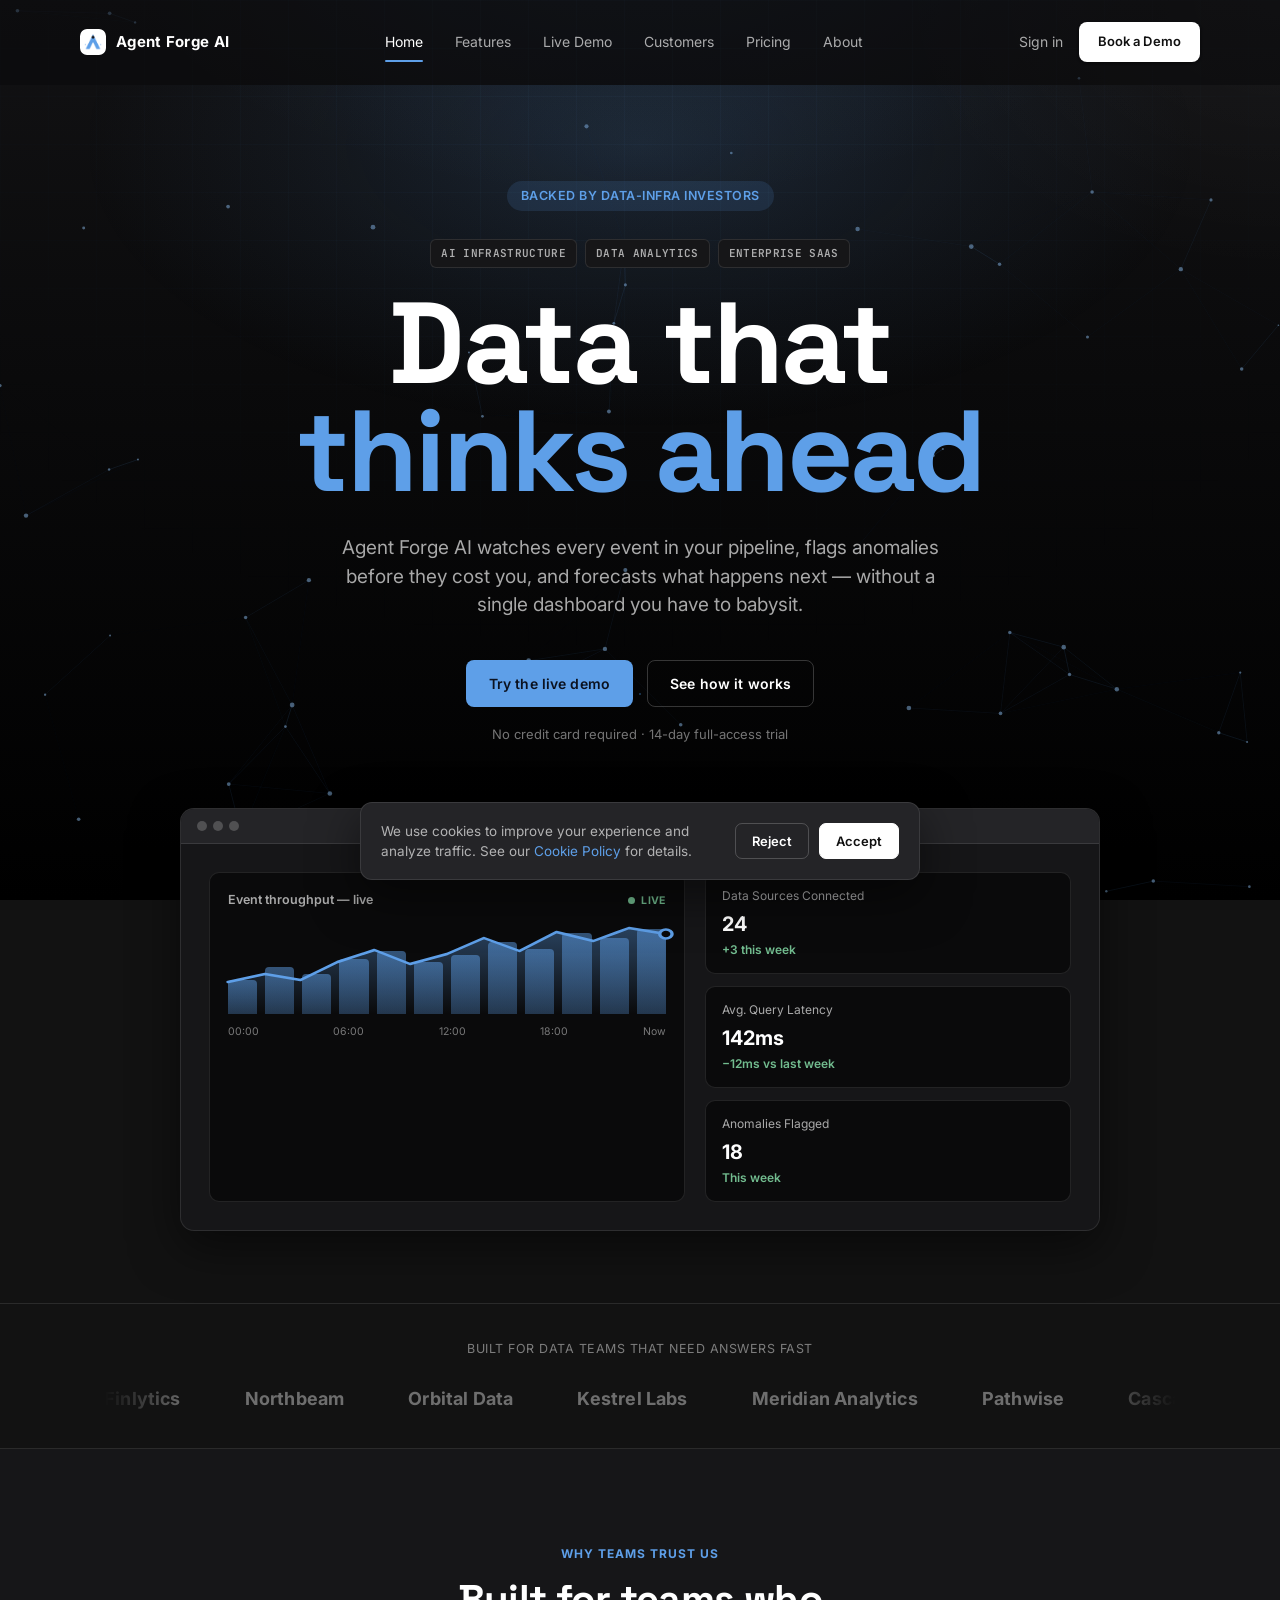
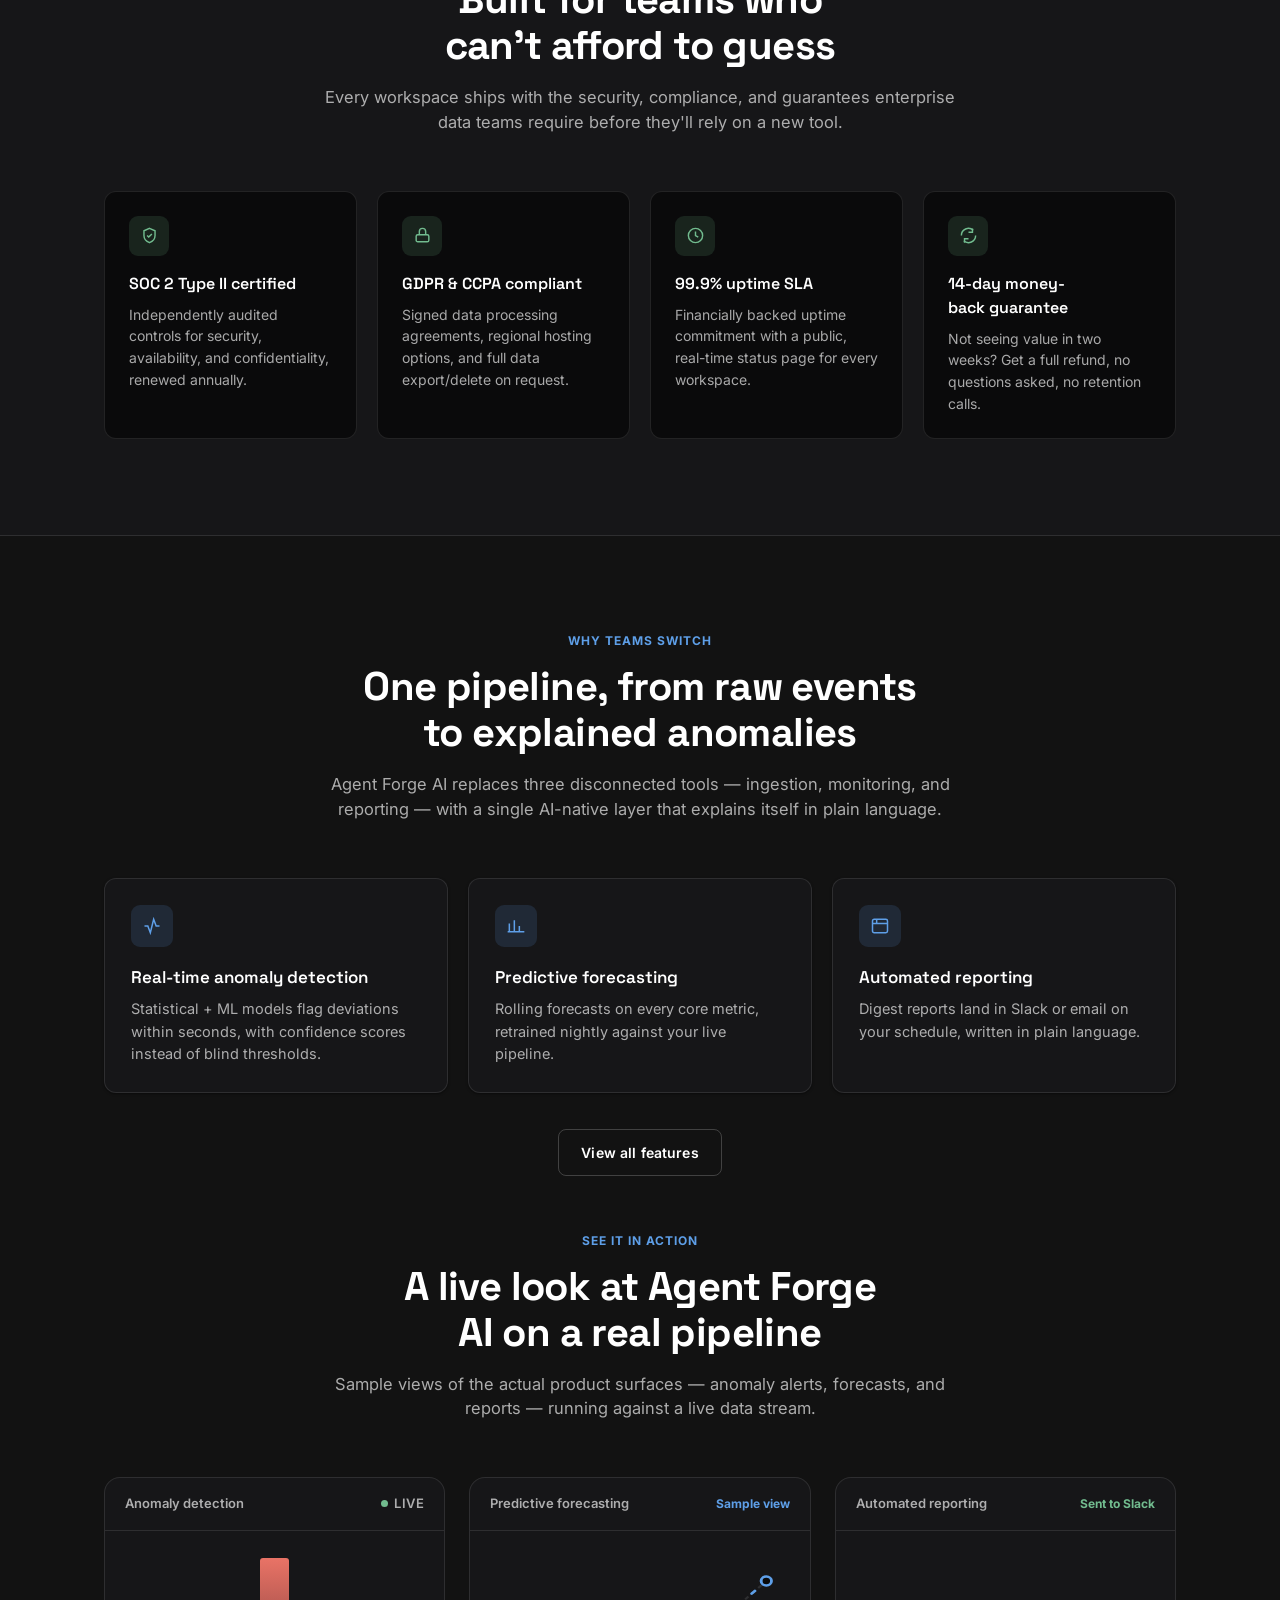
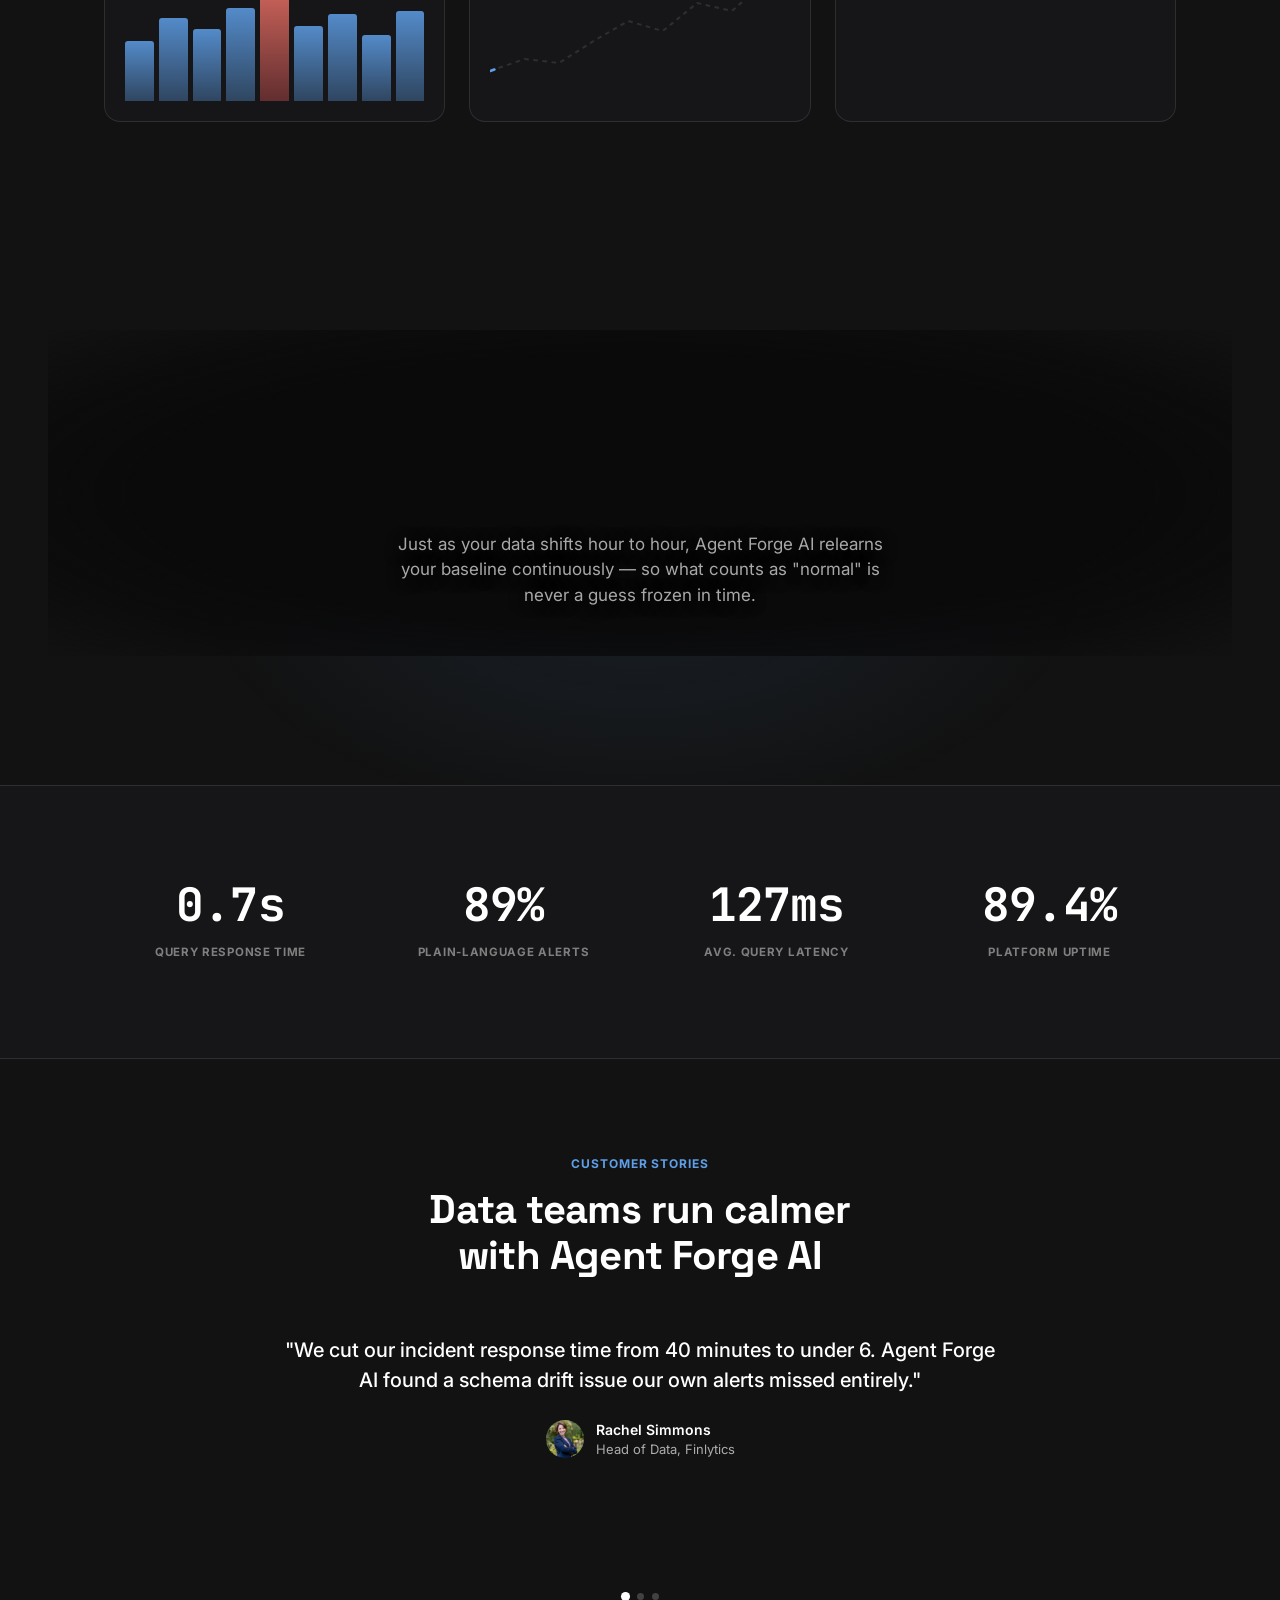
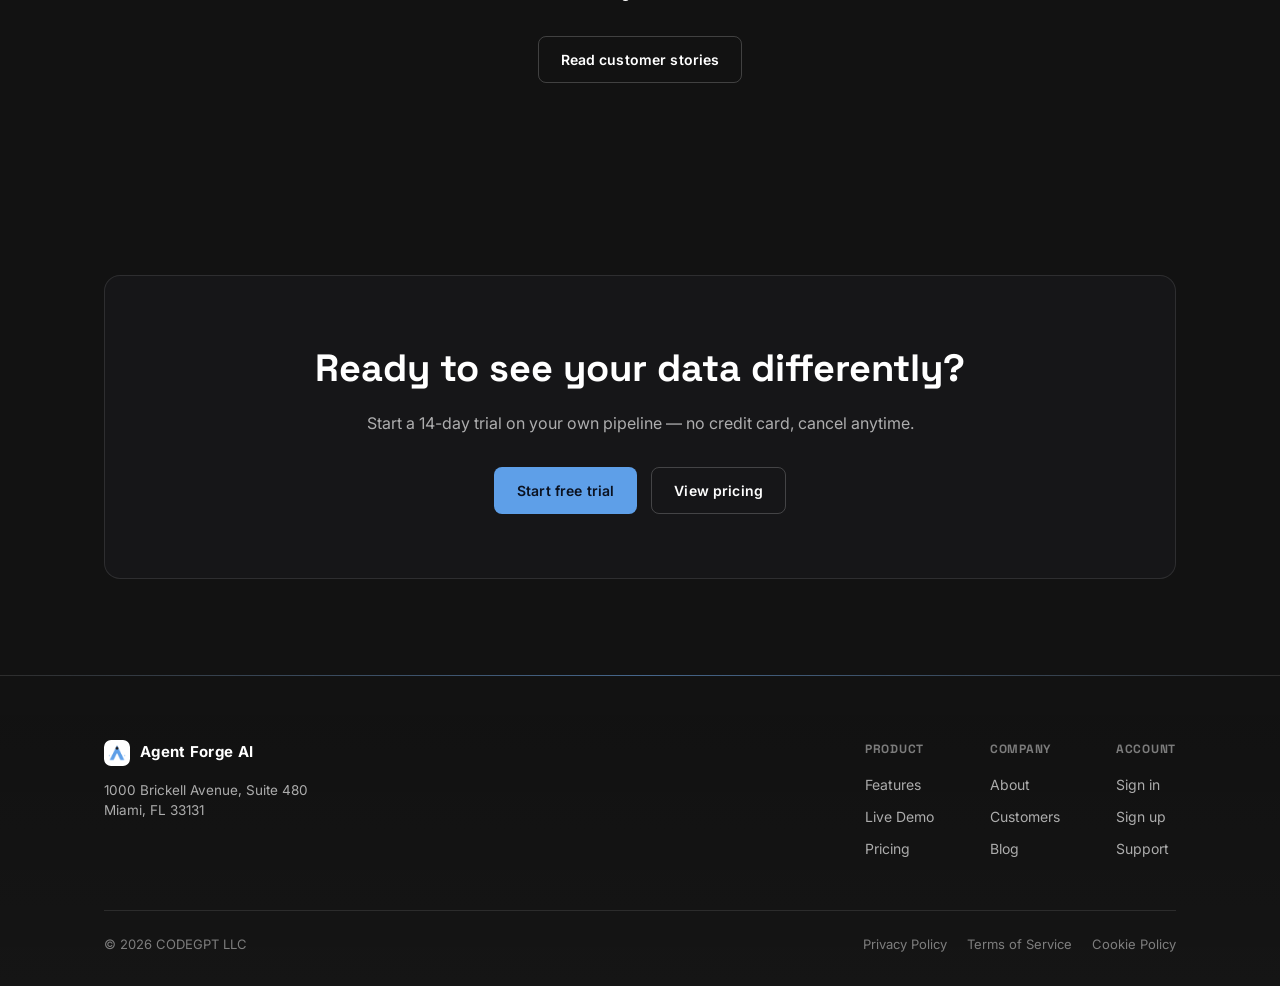
<file: index.html>
<!DOCTYPE html>
<html lang="en">
<head>
<meta charset="UTF-8" />
<meta name="viewport" content="width=device-width, initial-scale=1.0" />
<title>Agent Forge AI — AI-Powered Analytics Platform</title>
<meta name="description" content="Agent Forge AI turns raw event streams into real-time anomaly detection, forecasting, and automated reporting for modern data teams." />
<meta name="color-scheme" content="dark" />
<link rel="icon" href="data:image/svg+xml,%3Csvg xmlns='http://www.w3.org/2000/svg' viewBox='0 0 24 24'%3E%3Crect width='24' height='24' rx='6' fill='%23191919'/%3E%3Cpath d='M7 17L12 7L17 17' stroke='%235E9FE8' stroke-width='1.6' fill='none' stroke-linecap='round' stroke-linejoin='round'/%3E%3C/svg%3E" />
<link rel="preconnect" href="https://fonts.googleapis.com" />
<link rel="preconnect" href="https://fonts.gstatic.com" crossorigin />
<link href="https://fonts.googleapis.com/css2?family=Space+Grotesk:wght@400;500;600;700&family=Inter:wght@400;500;600;700;800&family=JetBrains+Mono:wght@400;500;700&display=swap" rel="stylesheet" />
<link rel="stylesheet" href="assets/styles.css" />
</head>
<body>
<canvas id="aiCanvas" class="ai-bg" aria-hidden="true"></canvas>

<header class="nav" id="siteNav">
  <div class="wrap nav-inner">
    <a href="index.html" class="logo">
      <img src="assets/images/logo.png" alt="Agent Forge AI logo" class="logo-img" onerror="this.style.display='none';this.nextElementSibling.style.display='flex';" />
      <span class="logo-mark" style="display:none;"><svg viewBox="0 0 24 24" fill="none"><path d="M7 17L12 7L17 17" stroke="#191919" stroke-width="1.8" stroke-linecap="round" stroke-linejoin="round"/></svg></span>
      Agent Forge AI
    </a>
    <nav class="links">
      <a href="index.html" class="current">Home</a>
      <a href="features.html">Features</a>
      <a href="demo.html">Live Demo</a>
      <a href="customers.html">Customers</a>
      <a href="pricing.html">Pricing</a>
      <a href="about.html">About</a>
    </nav>
    <div class="nav-cta">
      <a href="login.html" class="nav-signin">Sign in</a>
      <a href="signup.html" class="btn btn-primary btn-sm"><span class="btn-label">Book a Demo</span><span class="spinner"></span></a>
    </div>
    <button class="menu-toggle" aria-label="Menu"><svg width="22" height="22" viewBox="0 0 24 24" fill="none" stroke="currentColor" stroke-width="2"><path d="M3 6h18M3 12h18M3 18h18"/></svg></button>
  </div>
</header>

<main>

  <section class="hero">
      <span class="hero-ring r1"></span>
      <span class="hero-ring r2"></span>
      <span class="hero-ring r3"></span>
    <div class="wrap">
      <span class="hero-eyebrow">Backed by data-infra investors</span>
      <div class="tag-row"><span class="tag-chip">AI Infrastructure</span><span class="tag-chip">Data Analytics</span><span class="tag-chip">Enterprise SaaS</span></div>
      <h1 class="kinetic-block">
        <span class="k-line k-xl">Data that</span>
        <span class="k-line k-xl k-accent">thinks ahead</span>
      </h1>
      <p class="sub">Agent Forge AI watches every event in your pipeline, flags anomalies before they cost you, and forecasts what happens next — without a single dashboard you have to babysit.</p>
      <div class="hero-actions">
        <a href="demo.html" class="btn btn-accent"><span class="btn-label">Try the live demo</span><span class="spinner"></span></a>
        <a href="features.html" class="btn btn-outline"><span class="btn-label">See how it works</span></a>
      </div>
      <div class="hero-note">No credit card required · 14-day full-access trial</div>

      <div class="hero-mock" id="heroMock">
        <div class="hero-mock-bar"><span></span><span></span><span></span></div>
        <div class="hero-mock-body">
          <div class="mock-chart">
            <div class="mock-chart-head">
              <div class="mock-chart-title">Event throughput — live</div>
              <span class="live-dot"><span class="live-dot-core"></span>Live</span>
            </div>
            <div class="mock-bars">
              <i style="height:38%"></i><i style="height:52%"></i><i style="height:44%"></i><i style="height:61%"></i>
              <i style="height:70%"></i><i style="height:58%"></i><i style="height:66%"></i><i style="height:80%"></i>
              <i style="height:72%"></i><i style="height:90%"></i><i style="height:84%"></i><i style="height:95%"></i>
              <svg class="mock-line" viewBox="0 0 320 90" preserveAspectRatio="none">
                <defs>
                  <linearGradient id="lineFill" x1="0" y1="0" x2="0" y2="1">
                    <stop offset="0%" stop-color="#5E9FE8" stop-opacity="0.38"/>
                    <stop offset="100%" stop-color="#5E9FE8" stop-opacity="0"/>
                  </linearGradient>
                </defs>
                <path d="M0,58 L27,50 L53,56 L80,38 L107,26 L133,40 L160,30 L187,14 L213,27 L240,8 L267,17 L293,4 L320,10 L320,90 L0,90 Z" fill="url(#lineFill)"/>
                <path d="M0,58 L27,50 L53,56 L80,38 L107,26 L133,40 L160,30 L187,14 L213,27 L240,8 L267,17 L293,4 L320,10" fill="none" stroke="#5E9FE8" stroke-width="2.5" stroke-linecap="round" stroke-linejoin="round"/>
                <circle cx="320" cy="10" r="4.5" fill="#0A0A0B" stroke="#5E9FE8" stroke-width="2.5"/>
              </svg>
            </div>
            <div class="mock-chart-foot"><span>00:00</span><span>06:00</span><span>12:00</span><span>18:00</span><span>Now</span></div>
          </div>
          <div class="mock-kpis">
            <div class="mock-kpi"><div class="k-label">Data Sources Connected</div><div class="k-value">24</div><div class="k-delta">+3 this week</div></div>
            <div class="mock-kpi"><div class="k-label">Avg. Query Latency</div><div class="k-value">142ms</div><div class="k-delta">−12ms vs last week</div></div>
            <div class="mock-kpi"><div class="k-label">Anomalies Flagged</div><div class="k-value">18</div><div class="k-delta">This week</div></div>
          </div>
        </div>
      </div>
    </div>
  </section>

  <section class="trust">
    <div class="wrap">
      <div class="trust-label">Built for data teams that need answers fast</div>
      <div class="trust-track-wrap">
        <div class="trust-track">
          <span>Finlytics</span><span>Northbeam</span><span>Orbital Data</span><span>Kestrel Labs</span>
          <span>Meridian Analytics</span><span>Pathwise</span><span>Cascadia Systems</span><span>Verity Cloud</span>
          <span>Finlytics</span><span>Northbeam</span><span>Orbital Data</span><span>Kestrel Labs</span>
          <span>Meridian Analytics</span><span>Pathwise</span><span>Cascadia Systems</span><span>Verity Cloud</span>
        </div>
      </div>
    </div>
  </section>

  <section class="trust-signals">
    <div class="wrap">
      <div class="section-head reveal">
        <div class="section-eyebrow">Why teams trust us</div>
        <h2>Built for teams who can't afford to guess</h2>
        <p>Every workspace ships with the security, compliance, and guarantees enterprise data teams require before they'll rely on a new tool.</p>
      </div>
      <div class="trust-grid reveal-stagger">
        <div class="trust-card">
          <div class="trust-icon"><svg viewBox="0 0 24 24" fill="none" stroke="currentColor" stroke-width="1.8"><path d="M12 3l7 3v6c0 4.5-3 7.5-7 9-4-1.5-7-4.5-7-9V6l7-3z"/><path d="M9 12l2 2 4-4"/></svg></div>
          <h3>SOC 2 Type II certified</h3>
          <p>Independently audited controls for security, availability, and confidentiality, renewed annually.</p>
        </div>
        <div class="trust-card">
          <div class="trust-icon"><svg viewBox="0 0 24 24" fill="none" stroke="currentColor" stroke-width="1.8"><rect x="4" y="11" width="16" height="9" rx="2"/><path d="M8 11V7a4 4 0 018 0v4"/></svg></div>
          <h3>GDPR &amp; CCPA compliant</h3>
          <p>Signed data processing agreements, regional hosting options, and full data export/delete on request.</p>
        </div>
        <div class="trust-card">
          <div class="trust-icon"><svg viewBox="0 0 24 24" fill="none" stroke="currentColor" stroke-width="1.8"><circle cx="12" cy="12" r="9"/><path d="M12 7v5l3.5 2"/></svg></div>
          <h3>99.9% uptime SLA</h3>
          <p>Financially backed uptime commitment with a public, real-time status page for every workspace.</p>
        </div>
        <div class="trust-card">
          <div class="trust-icon"><svg viewBox="0 0 24 24" fill="none" stroke="currentColor" stroke-width="1.8"><path d="M3 12a9 9 0 0115-6.7M21 12a9 9 0 01-15 6.7"/><path d="M17 3v5h-5M7 21v-5h5"/></svg></div>
          <h3>14-day money-back guarantee</h3>
          <p>Not seeing value in two weeks? Get a full refund, no questions asked, no retention calls.</p>
        </div>
      </div>
    </div>
  </section>

  <section>
    <div class="wrap">
      <div class="section-head reveal">
        <div class="section-eyebrow">Why teams switch</div>
        <h2>One pipeline, from raw events to explained anomalies</h2>
        <p>Agent Forge AI replaces three disconnected tools — ingestion, monitoring, and reporting — with a single AI-native layer that explains itself in plain language.</p>
      </div>
      <div class="features-grid reveal-stagger">
        <div class="feature-card">
          <div class="feature-icon"><svg viewBox="0 0 24 24" fill="none" stroke="currentColor" stroke-width="1.8"><path d="M3 12h4l3 8 4-16 3 8h4"/></svg></div>
          <h3>Real-time anomaly detection</h3>
          <p>Statistical + ML models flag deviations within seconds, with confidence scores instead of blind thresholds.</p>
        </div>
        <div class="feature-card">
          <div class="feature-icon"><svg viewBox="0 0 24 24" fill="none" stroke="currentColor" stroke-width="1.8"><path d="M4 19V9M10 19V5M16 19v-7M22 19H2"/></svg></div>
          <h3>Predictive forecasting</h3>
          <p>Rolling forecasts on every core metric, retrained nightly against your live pipeline.</p>
        </div>
        <div class="feature-card">
          <div class="feature-icon"><svg viewBox="0 0 24 24" fill="none" stroke="currentColor" stroke-width="1.8"><rect x="3" y="4" width="18" height="16" rx="2"/><path d="M3 9h18M8 4v5"/></svg></div>
          <h3>Automated reporting</h3>
          <p>Digest reports land in Slack or email on your schedule, written in plain language.</p>
        </div>
      </div>
      <div style="text-align:center;margin-top:36px;"><a href="features.html" class="btn btn-outline">View all features</a></div>

      <div class="product-tour">
        <div class="section-head reveal">
          <div class="section-eyebrow">See it in action</div>
          <h2>A live look at Agent Forge AI on a real pipeline</h2>
          <p>Sample views of the actual product surfaces — anomaly alerts, forecasts, and reports — running against a live data stream.</p>
        </div>
        <div class="tour-grid reveal-stagger">
          <div class="tour-card">
            <div class="tour-card-head"><span>Anomaly detection</span><span class="live-dot"><span class="live-dot-core"></span>Live</span></div>
            <div class="tour-card-body">
              <div class="tour-alert">Anomaly flagged</div>
              <div class="tour-anomaly">
                <i style="height:40%"></i><i style="height:55%"></i><i style="height:48%"></i><i style="height:62%"></i>
                <i class="spike" style="height:95%"></i>
                <i style="height:50%"></i><i style="height:58%"></i><i style="height:44%"></i><i style="height:60%"></i>
              </div>
            </div>
          </div>
          <div class="tour-card">
            <div class="tour-card-head"><span>Predictive forecasting</span><span style="color:var(--accent);font-size:12px;font-weight:700;">Sample view</span></div>
            <div class="tour-card-body">
              <div class="tour-forecast">
                <svg viewBox="0 0 260 150" preserveAspectRatio="none">
                  <path d="M0,120 L30,108 L60,112 L90,90 L120,70 L150,80 L180,52 L210,60 L240,30" fill="none" stroke="var(--border-soft)" stroke-width="2" stroke-dasharray="4 4"/>
                  <path class="tour-forecast-line" d="M0,120 L30,108 L60,112 L90,90 L120,70 L150,80 L180,52 L210,60 L240,30" fill="none" stroke="var(--accent)" stroke-width="2.5" stroke-linecap="round"/>
                  <circle cx="240" cy="30" r="4.5" fill="var(--canvas)" stroke="var(--accent)" stroke-width="2.5"/>
                </svg>
              </div>
            </div>
          </div>
          <div class="tour-card">
            <div class="tour-card-head"><span>Automated reporting</span><span style="color:var(--green);font-size:12px;font-weight:700;">Sent to Slack</span></div>
            <div class="tour-card-body">
              <div class="tour-report">
                <div class="tour-report-row"><span class="tour-report-dot"></span>Ingestion lag normal across 12 sources</div>
                <div class="tour-report-row"><span class="tour-report-dot"></span>Checkout latency stable, p95 142ms</div>
                <div class="tour-report-row"><span class="tour-report-dot" style="background:var(--orange);"></span>Schema drift detected on events.orders</div>
                <div class="tour-report-row"><span class="tour-report-dot"></span>Weekly forecast trending stable</div>
              </div>
            </div>
          </div>
        </div>
      </div>
    </div>
  </section>

  <section class="statement">
    <div class="wrap">
      <div class="section-eyebrow reveal" style="justify-content:center;display:flex;">Why it matters</div>
      <h2 class="kinetic-block reveal">
        <span class="k-line k-xl">Pipelines <span class="k-accent">are not</span> static</span>
      </h2>
      <p class="statement-sub reveal">Just as your data shifts hour to hour, Agent Forge AI relearns your baseline continuously — so what counts as "normal" is never a guess frozen in time.</p>
    </div>
  </section>

  <section class="stats">
    <div class="wrap">
      <div class="stat-giant-grid reveal-stagger" id="statsGrid">
        <div class="stat-giant"><div class="sg-value" data-target="0.8" data-decimals="1" data-suffix="s">0.0s</div><div class="sg-label">Query response time</div></div>
        <div class="stat-giant-divider"></div>
        <div class="stat-giant"><div class="sg-value" data-target="100" data-suffix="%">0%</div><div class="sg-label">Plain-language alerts</div></div>
        <div class="stat-giant-divider"></div>
        <div class="stat-giant"><div class="sg-value" data-target="142" data-suffix="ms">0ms</div><div class="sg-label">Avg. Query Latency</div></div>
        <div class="stat-giant-divider"></div>
        <div class="stat-giant"><div class="sg-value" data-target="99.9" data-decimals="1" data-suffix="%">0.0%</div><div class="sg-label">Platform uptime</div></div>
      </div>
    </div>
  </section>

  <section>
    <div class="wrap">
      <div class="section-head reveal">
        <div class="section-eyebrow">Customer stories</div>
        <h2>Data teams run calmer with Agent Forge AI</h2>
      </div>
      <div class="testi-wrap reveal" id="testiWrap">
        <div class="testi-slide active">
          <p>"We cut our incident response time from 40 minutes to under 6. Agent Forge AI found a schema drift issue our own alerts missed entirely."</p>
          <div class="testi-person"><img src="assets/images/customers/rachel-simmons.jpg" alt="Rachel Simmons" class="testi-avatar-img" onerror="this.style.display='none';this.nextElementSibling.style.display='flex';" /><div class="testi-avatar" style="display:none;">RS</div><div style="text-align:left"><div class="testi-name">Rachel Simmons</div><div class="testi-role">Head of Data, Finlytics</div></div></div>
        </div>
        <div class="testi-slide">
          <p>"The forecasting model retrains itself nightly against our real pipeline. It's the first analytics tool our engineers actually trust."</p>
          <div class="testi-person"><img src="assets/images/customers/jonathan-keller.jpg" alt="Jonathan Keller" class="testi-avatar-img" onerror="this.style.display='none';this.nextElementSibling.style.display='flex';" /><div class="testi-avatar" style="display:none;">JK</div><div style="text-align:left"><div class="testi-name">Jonathan Keller</div><div class="testi-role">VP Engineering, Northbeam</div></div></div>
        </div>
        <div class="testi-slide">
          <p>"We replaced three internal dashboards with one Agent Forge AI workspace. Onboarding a new analyst now takes a day, not a month."</p>
          <div class="testi-person"><img src="assets/images/customers/amanda-torres.jpg" alt="Amanda Torres" class="testi-avatar-img" onerror="this.style.display='none';this.nextElementSibling.style.display='flex';" /><div class="testi-avatar" style="display:none;">AT</div><div style="text-align:left"><div class="testi-name">Amanda Torres</div><div class="testi-role">Director of Analytics, Orbital Data</div></div></div>
        </div>
      </div>
      <div class="testi-dots" id="testiDots">
        <button class="active" data-i="0" aria-label="Testimonial 1"></button>
        <button data-i="1" aria-label="Testimonial 2"></button>
        <button data-i="2" aria-label="Testimonial 3"></button>
      </div>
      <div style="text-align:center;margin-top:36px;"><a href="customers.html" class="btn btn-outline">Read customer stories</a></div>
    </div>
  </section>

  <section>
    <div class="wrap">
      <div class="cta-band reveal" style="padding:64px 40px;">
        <h2>Ready to see your data differently?</h2>
        <p>Start a 14-day trial on your own pipeline — no credit card, cancel anytime.</p>
        <div class="hero-actions">
          <a href="signup.html" class="btn btn-accent"><span class="btn-label">Start free trial</span></a>
          <a href="pricing.html" class="btn btn-outline"><span class="btn-label">View pricing</span></a>
        </div>
      </div>
    </div>
  </section>

</main>

<footer>
  <div class="wrap">
    <div class="footer-top">
      <div>
        <a href="index.html" class="logo"><img src="assets/images/logo.png" alt="Agent Forge AI logo" class="logo-img" onerror="this.style.display='none';this.nextElementSibling.style.display='flex';" /><span class="logo-mark" style="display:none;"><svg viewBox="0 0 24 24" fill="none"><path d="M7 17L12 7L17 17" stroke="#191919" stroke-width="1.8" stroke-linecap="round" stroke-linejoin="round"/></svg></span>Agent Forge AI</a>
        <p style="color:var(--ink-soft);font-size:13.5px;max-width:300px;margin-top:14px;">1000 Brickell Avenue, Suite 480<br/>Miami, FL 33131</p>
      </div>
      <div class="footer-cols">
        <div class="footer-col"><h4>Product</h4><a href="features.html">Features</a><a href="demo.html">Live Demo</a><a href="pricing.html">Pricing</a></div>
        <div class="footer-col"><h4>Company</h4><a href="about.html">About</a><a href="customers.html">Customers</a><a href="blog.html">Blog</a></div>
        <div class="footer-col"><h4>Account</h4><a href="login.html">Sign in</a><a href="signup.html">Sign up</a><a href="support.html">Support</a></div>
      </div>
    </div>
    <div class="footer-bottom">
      <span>© <span class="js-year">2026</span> CODEGPT LLC</span>
      <div class="footer-legal"><a href="privacy.html">Privacy Policy</a><a href="terms.html">Terms of Service</a><a href="cookies.html">Cookie Policy</a></div>
    </div>
  </div>
</footer>

<div class="cookie-banner" id="cookieBanner">
  <p>We use cookies to improve your experience and analyze traffic. See our <a href="cookies.html" style="color:var(--accent);">Cookie Policy</a> for details.</p>
  <div class="cookie-actions">
    <button class="reject" id="cookieReject">Reject</button>
    <button class="accept" id="cookieAccept">Accept</button>
  </div>
</div>

<script src="assets/script.js"></script>
</body>
</html>
</file>
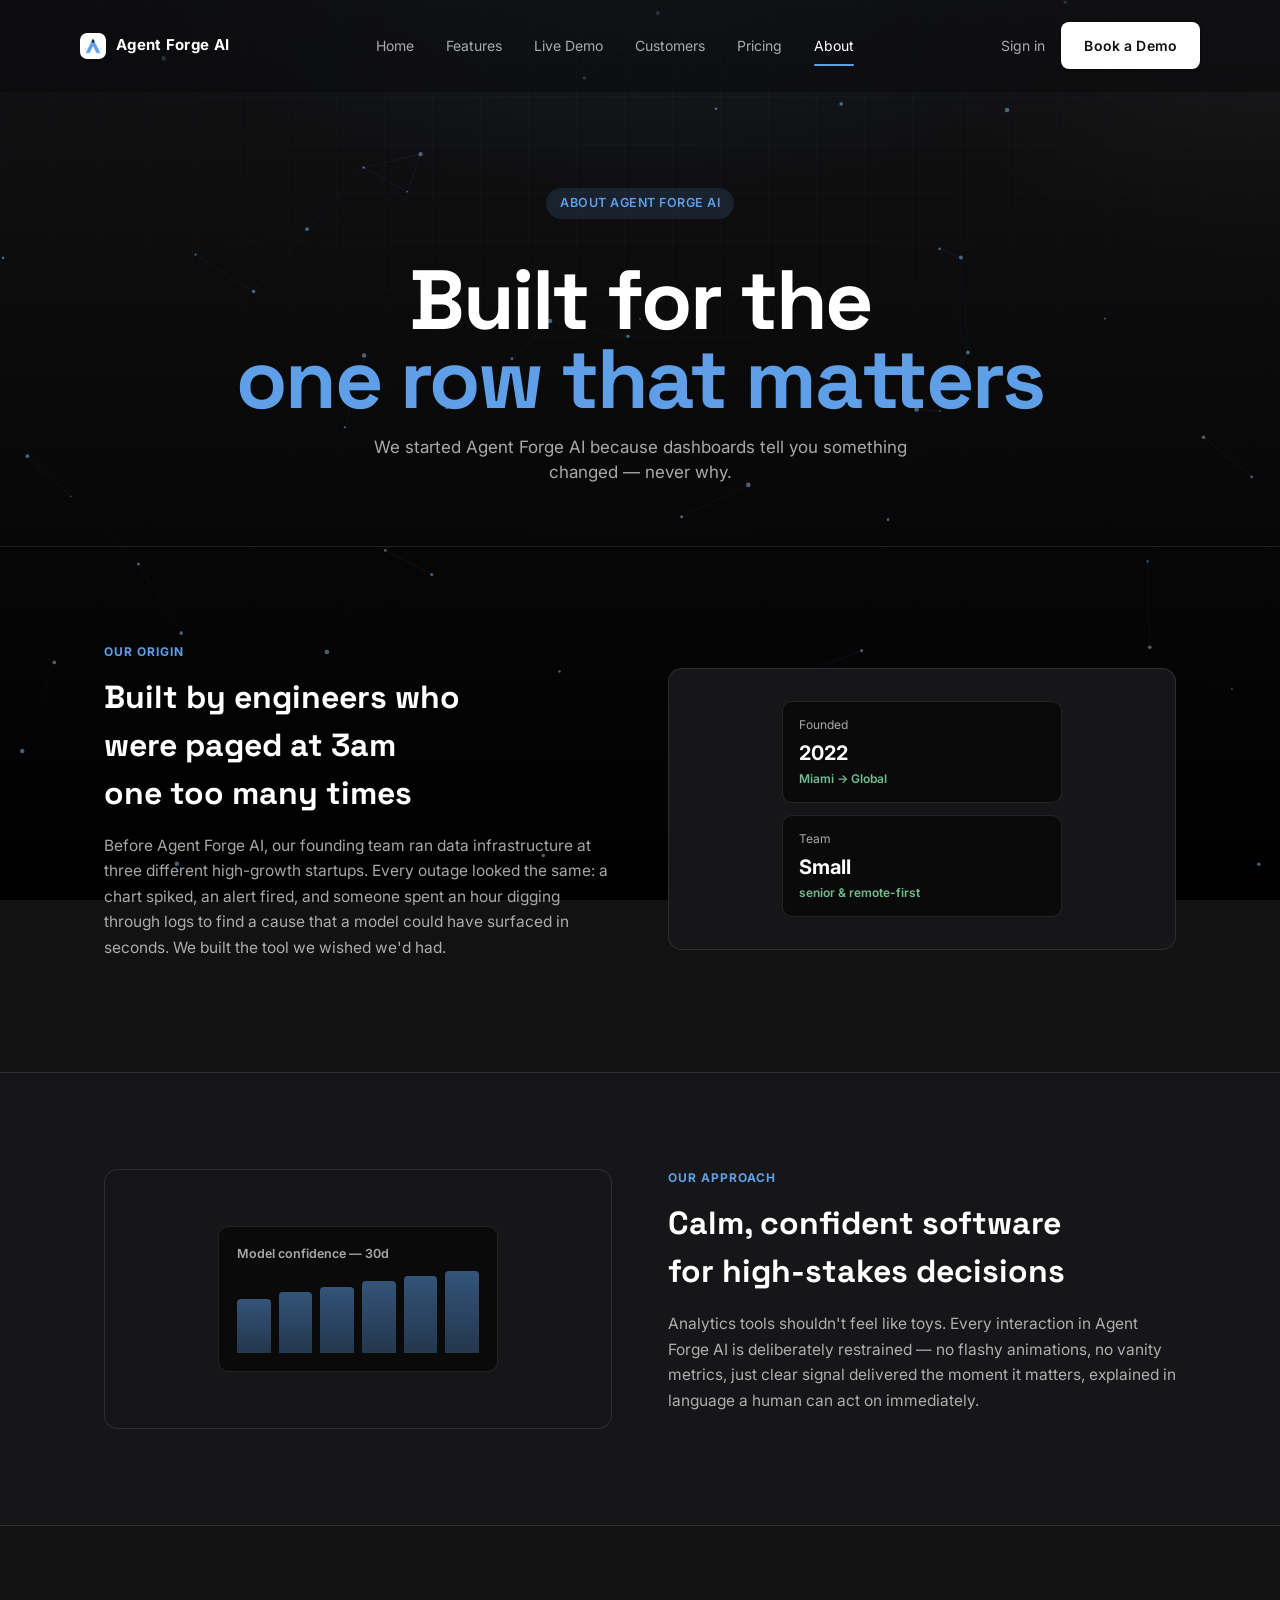
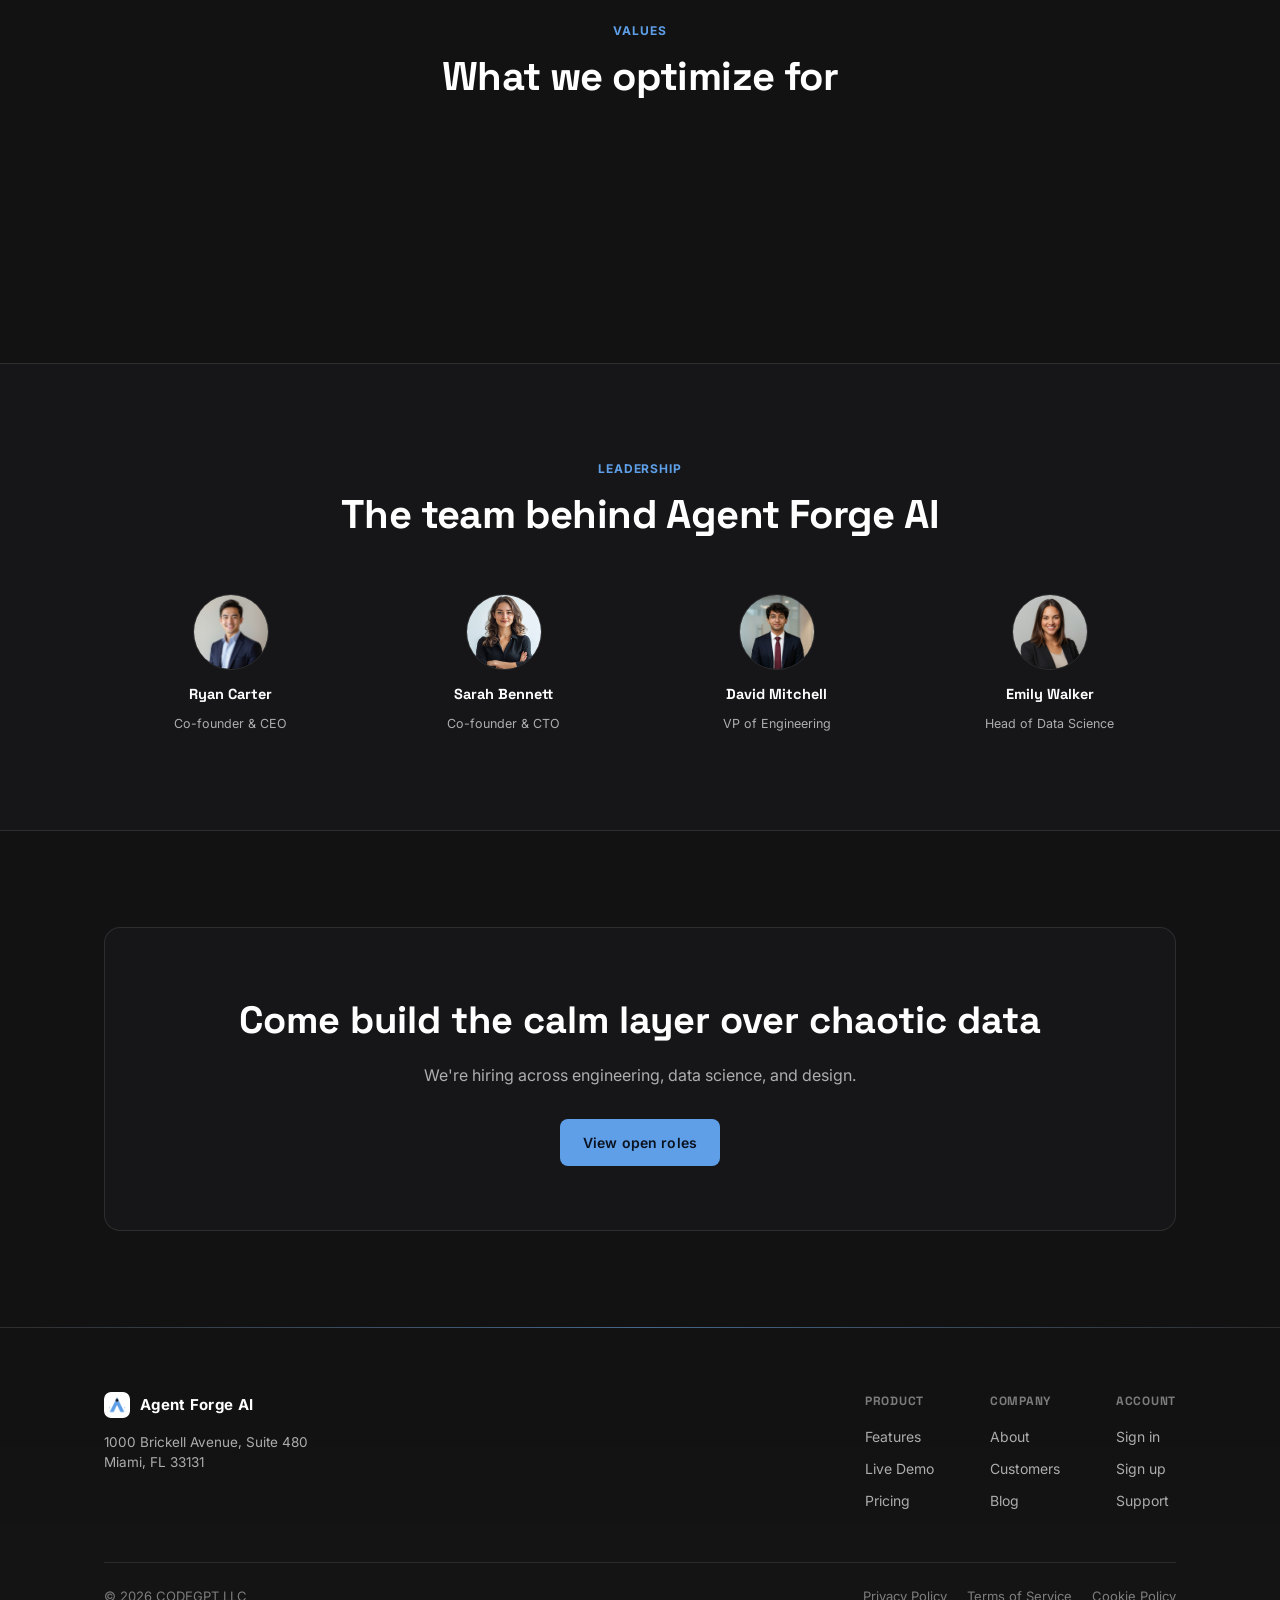
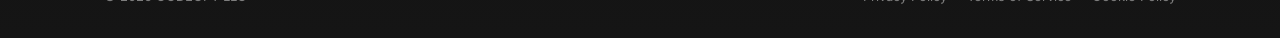
<file: about.html>
<!DOCTYPE html>
<html lang="en">
<head>
<meta charset="UTF-8" />
<meta name="viewport" content="width=device-width, initial-scale=1.0" />
<title>About — Agent Forge AI</title>
<meta name="color-scheme" content="dark" />
<link rel="icon" href="data:image/svg+xml,%3Csvg xmlns='http://www.w3.org/2000/svg' viewBox='0 0 24 24'%3E%3Crect width='24' height='24' rx='6' fill='%23191919'/%3E%3Cpath d='M7 17L12 7L17 17' stroke='%235E9FE8' stroke-width='1.6' fill='none' stroke-linecap='round' stroke-linejoin='round'/%3E%3C/svg%3E" />
<link rel="preconnect" href="https://fonts.googleapis.com" />
<link rel="preconnect" href="https://fonts.gstatic.com" crossorigin />
<link href="https://fonts.googleapis.com/css2?family=Space+Grotesk:wght@400;500;600;700&family=Inter:wght@400;500;600;700;800&family=JetBrains+Mono:wght@400;500;700&display=swap" rel="stylesheet" />
<link rel="stylesheet" href="assets/styles.css" />
</head>
<body>
<canvas id="aiCanvas" class="ai-bg" aria-hidden="true"></canvas>
<header class="nav" id="siteNav">
  <div class="wrap nav-inner">
    <a href="index.html" class="logo"><img src="assets/images/logo.png" alt="Agent Forge AI logo" class="logo-img" onerror="this.style.display='none';this.nextElementSibling.style.display='flex';" /><span class="logo-mark" style="display:none;"><svg viewBox="0 0 24 24" fill="none"><path d="M7 17L12 7L17 17" stroke="#191919" stroke-width="1.8" stroke-linecap="round" stroke-linejoin="round"/></svg></span>Agent Forge AI</a>
    <nav class="links">
      <a href="index.html">Home</a>
      <a href="features.html">Features</a>
      <a href="demo.html">Live Demo</a>
      <a href="customers.html">Customers</a>
      <a href="pricing.html">Pricing</a>
      <a href="about.html" class="current">About</a>
    </nav>
    <div class="nav-cta">
      <a href="login.html" class="nav-signin">Sign in</a>
      <a href="signup.html" class="btn btn-primary"><span class="btn-label">Book a Demo</span><span class="spinner"></span></a>
    </div>
    <button class="menu-toggle" aria-label="Menu"><svg width="22" height="22" viewBox="0 0 24 24" fill="none" stroke="currentColor" stroke-width="2"><path d="M3 6h18M3 12h18M3 18h18"/></svg></button>
  </div>
</header>

<main>
  <div class="page-header">
      <span class="hero-ring r1"></span>
      <span class="hero-ring r2"></span>
      <span class="hero-ring r3"></span>
    <div class="wrap">
      <span class="hero-eyebrow">About Agent Forge AI</span>
      <h1 class="kinetic-block">
      <span class="k-line k-xl">Built for the</span>
      <span class="k-line k-xl k-accent">one row that matters</span>
      </h1>
      <p>We started Agent Forge AI because dashboards tell you something changed — never why.</p>
    </div>
  </div>

  <section>
    <div class="wrap">
      <div class="editorial-row reveal">
        <div class="editorial-copy">
          <div class="section-eyebrow">Our origin</div>
          <h2>Built by engineers who were paged at 3am one too many times</h2>
          <p>Before Agent Forge AI, our founding team ran data infrastructure at three different high-growth startups. Every outage looked the same: a chart spiked, an alert fired, and someone spent an hour digging through logs to find a cause that a model could have surfaced in seconds. We built the tool we wished we'd had.</p>
        </div>
        <div class="editorial-visual">
          <div class="mock-kpis" style="width:100%;max-width:280px;">
            <div class="mock-kpi"><div class="k-label">Founded</div><div class="k-value">2022</div><div class="k-delta">Miami → Global</div></div>
            <div class="mock-kpi"><div class="k-label">Team</div><div class="k-value">Small</div><div class="k-delta">senior & remote-first</div></div>
          </div>
        </div>
      </div>
    </div>
  </section>

  <section style="background:var(--surface);border-top:1px solid var(--border-soft);border-bottom:1px solid var(--border-soft);">
    <div class="wrap">
      <div class="editorial-row reverse reveal">
        <div class="editorial-copy">
          <div class="section-eyebrow">Our approach</div>
          <h2>Calm, confident software for high-stakes decisions</h2>
          <p>Analytics tools shouldn't feel like toys. Every interaction in Agent Forge AI is deliberately restrained — no flashy animations, no vanity metrics, just clear signal delivered the moment it matters, explained in language a human can act on immediately.</p>
        </div>
        <div class="editorial-visual"><div class="mock-chart" style="width:100%;max-width:280px;"><div class="mock-chart-title">Model confidence — 30d</div><div class="mock-bars"><i style="height:60%"></i><i style="height:68%"></i><i style="height:74%"></i><i style="height:80%"></i><i style="height:86%"></i><i style="height:92%"></i></div></div></div>
      </div>
    </div>
  </section>

  <section>
    <div class="wrap">
      <div class="section-head reveal">
        <div class="section-eyebrow">Values</div>
        <h2>What we optimize for</h2>
      </div>
      <div class="values-grid reveal-stagger">
        <div class="value-card"><h3>Explainability over automation</h3><p>An alert without a reason is just noise. We ship explanations before we ship new triggers.</p></div>
        <div class="value-card"><h3>Restraint in design</h3><p>Calm, confident motion — never flashy. If an animation doesn't communicate state, it doesn't ship.</p></div>
        <div class="value-card"><h3>Trust through transparency</h3><p>Tenant-isolated models, full audit logs, and no shared training data — by default, for everyone.</p></div>
      </div>
    </div>
  </section>

  <section style="background:var(--surface);border-top:1px solid var(--border-soft);border-bottom:1px solid var(--border-soft);">
    <div class="wrap">
      <div class="section-head reveal">
        <div class="section-eyebrow">Leadership</div>
        <h2>The team behind Agent Forge AI</h2>
      </div>
      <div class="team-grid reveal-stagger">
        <div class="team-card"><img src="assets/images/ryan-carter.jpg" alt="Ryan Carter" class="team-avatar-img" onerror="this.style.display='none';this.nextElementSibling.style.display='flex';" /><div class="team-avatar" style="display:none;">RC</div><h4>Ryan Carter</h4><span>Co-founder &amp; CEO</span></div>
        <div class="team-card"><img src="assets/images/sarah-bennett.jpg" alt="Sarah Bennett" class="team-avatar-img" onerror="this.style.display='none';this.nextElementSibling.style.display='flex';" /><div class="team-avatar" style="display:none;">SB</div><h4>Sarah Bennett</h4><span>Co-founder &amp; CTO</span></div>
        <div class="team-card"><img src="assets/images/david-mitchell.jpg" alt="David Mitchell" class="team-avatar-img" onerror="this.style.display='none';this.nextElementSibling.style.display='flex';" /><div class="team-avatar" style="display:none;">DM</div><h4>David Mitchell</h4><span>VP of Engineering</span></div>
        <div class="team-card"><img src="assets/images/emily-walker.jpg" alt="Emily Walker" class="team-avatar-img" onerror="this.style.display='none';this.nextElementSibling.style.display='flex';" /><div class="team-avatar" style="display:none;">EW</div><h4>Emily Walker</h4><span>Head of Data Science</span></div>
      </div>
    </div>
  </section>

  <section>
    <div class="wrap">
      <div class="cta-band reveal" style="padding:64px 40px;">
        <h2>Come build the calm layer over chaotic data</h2>
        <p>We're hiring across engineering, data science, and design.</p>
        <div class="hero-actions"><a href="#" class="btn btn-accent">View open roles</a></div>
      </div>
    </div>
  </section>
</main>

<footer>
  <div class="wrap">
    <div class="footer-top">
      <div><a href="index.html" class="logo"><img src="assets/images/logo.png" alt="Agent Forge AI logo" class="logo-img" onerror="this.style.display='none';this.nextElementSibling.style.display='flex';" /><span class="logo-mark" style="display:none;"><svg viewBox="0 0 24 24" fill="none"><path d="M7 17L12 7L17 17" stroke="#191919" stroke-width="1.8" stroke-linecap="round" stroke-linejoin="round"/></svg></span>Agent Forge AI</a><p style="color:var(--ink-soft);font-size:13.5px;max-width:300px;margin-top:14px;">1000 Brickell Avenue, Suite 480<br/>Miami, FL 33131</p></div>
      <div class="footer-cols">
        <div class="footer-col"><h4>Product</h4><a href="features.html">Features</a><a href="demo.html">Live Demo</a><a href="pricing.html">Pricing</a></div>
        <div class="footer-col"><h4>Company</h4><a href="about.html">About</a><a href="customers.html">Customers</a><a href="blog.html">Blog</a></div>
        <div class="footer-col"><h4>Account</h4><a href="login.html">Sign in</a><a href="signup.html">Sign up</a><a href="support.html">Support</a></div>
      </div>
    </div>
    <div class="footer-bottom"><span>© <span class="js-year">2026</span> CODEGPT LLC</span><div class="footer-legal"><a href="privacy.html">Privacy Policy</a><a href="terms.html">Terms of Service</a><a href="cookies.html">Cookie Policy</a></div></div>
  </div>
</footer>

<div class="cookie-banner" id="cookieBanner"><p>We use cookies to improve your experience and analyze traffic. See our <a href="cookies.html" style="color:var(--accent);">Cookie Policy</a> for details.</p><div class="cookie-actions"><button class="reject" id="cookieReject">Reject</button><button class="accept" id="cookieAccept">Accept</button></div></div>

<script src="assets/script.js"></script>
</body>
</html>
</file>
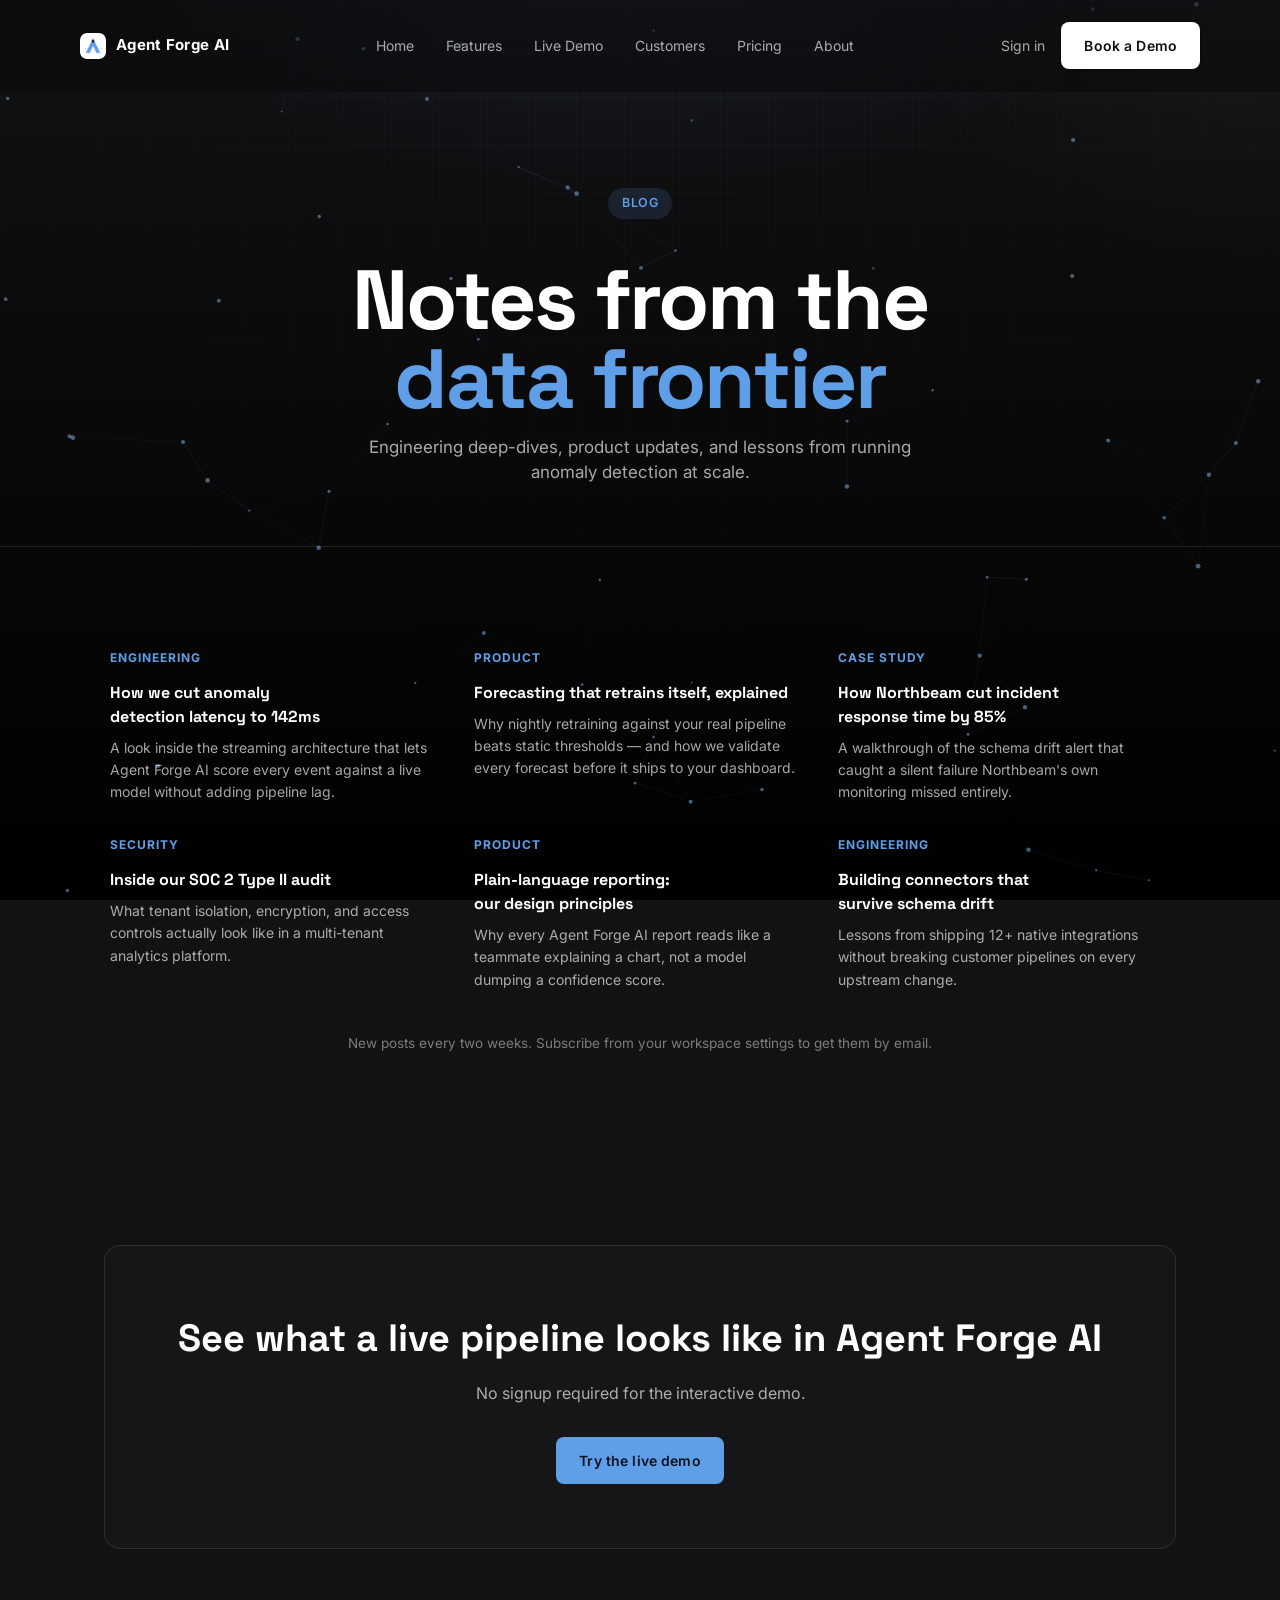
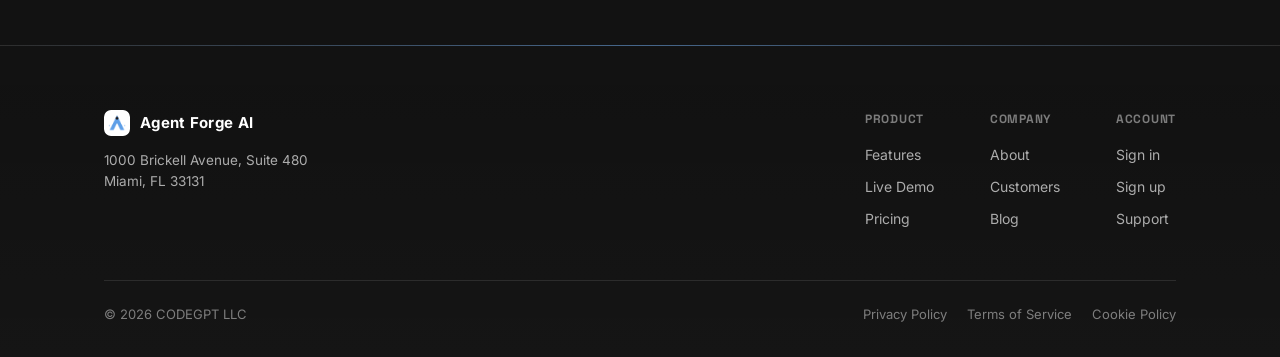
<file: blog.html>
<!DOCTYPE html>
<html lang="en">
<head>
<meta charset="UTF-8" />
<meta name="viewport" content="width=device-width, initial-scale=1.0" />
<title>Blog — Agent Forge AI</title>
<meta name="color-scheme" content="dark" />
<link rel="icon" href="data:image/svg+xml,%3Csvg xmlns='http://www.w3.org/2000/svg' viewBox='0 0 24 24'%3E%3Crect width='24' height='24' rx='6' fill='%23191919'/%3E%3Cpath d='M7 17L12 7L17 17' stroke='%235E9FE8' stroke-width='1.6' fill='none' stroke-linecap='round' stroke-linejoin='round'/%3E%3C/svg%3E" />
<link rel="preconnect" href="https://fonts.googleapis.com" />
<link rel="preconnect" href="https://fonts.gstatic.com" crossorigin />
<link href="https://fonts.googleapis.com/css2?family=Space+Grotesk:wght@400;500;600;700&family=Inter:wght@400;500;600;700;800&family=JetBrains+Mono:wght@400;500;700&display=swap" rel="stylesheet" />
<link rel="stylesheet" href="assets/styles.css" />
</head>
<body>
<canvas id="aiCanvas" class="ai-bg" aria-hidden="true"></canvas>
<header class="nav" id="siteNav">
  <div class="wrap nav-inner">
    <a href="index.html" class="logo"><img src="assets/images/logo.png" alt="Agent Forge AI logo" class="logo-img" onerror="this.style.display='none';this.nextElementSibling.style.display='flex';" /><span class="logo-mark" style="display:none;"><svg viewBox="0 0 24 24" fill="none"><path d="M7 17L12 7L17 17" stroke="#191919" stroke-width="1.8" stroke-linecap="round" stroke-linejoin="round"/></svg></span>Agent Forge AI</a>
    <nav class="links">
      <a href="index.html">Home</a>
      <a href="features.html">Features</a>
      <a href="demo.html">Live Demo</a>
      <a href="customers.html">Customers</a>
      <a href="pricing.html">Pricing</a>
      <a href="about.html">About</a>
    </nav>
    <div class="nav-cta">
      <a href="login.html" class="nav-signin">Sign in</a>
      <a href="signup.html" class="btn btn-primary"><span class="btn-label">Book a Demo</span><span class="spinner"></span></a>
    </div>
    <button class="menu-toggle" aria-label="Menu"><svg width="22" height="22" viewBox="0 0 24 24" fill="none" stroke="currentColor" stroke-width="2"><path d="M3 6h18M3 12h18M3 18h18"/></svg></button>
  </div>
</header>

<main>
  <div class="page-header">
      <span class="hero-ring r1"></span>
      <span class="hero-ring r2"></span>
      <span class="hero-ring r3"></span>
    <div class="wrap">
      <span class="hero-eyebrow">Blog</span>
      <h1 class="kinetic-block">
      <span class="k-line k-xl">Notes from the</span>
      <span class="k-line k-xl k-accent">data frontier</span>
      </h1>
      <p>Engineering deep-dives, product updates, and lessons from running anomaly detection at scale.</p>
    </div>
  </div>

  <section>
    <div class="wrap">
      <div class="values-grid reveal-stagger">
        <div class="value-card">
          <div class="section-eyebrow">Engineering</div>
          <h3>How we cut anomaly detection latency to 142ms</h3>
          <p>A look inside the streaming architecture that lets Agent Forge AI score every event against a live model without adding pipeline lag.</p>
        </div>
        <div class="value-card">
          <div class="section-eyebrow">Product</div>
          <h3>Forecasting that retrains itself, explained</h3>
          <p>Why nightly retraining against your real pipeline beats static thresholds — and how we validate every forecast before it ships to your dashboard.</p>
        </div>
        <div class="value-card">
          <div class="section-eyebrow">Case study</div>
          <h3>How Northbeam cut incident response time by 85%</h3>
          <p>A walkthrough of the schema drift alert that caught a silent failure Northbeam's own monitoring missed entirely.</p>
        </div>
        <div class="value-card">
          <div class="section-eyebrow">Security</div>
          <h3>Inside our SOC 2 Type II audit</h3>
          <p>What tenant isolation, encryption, and access controls actually look like in a multi-tenant analytics platform.</p>
        </div>
        <div class="value-card">
          <div class="section-eyebrow">Product</div>
          <h3>Plain-language reporting: our design principles</h3>
          <p>Why every Agent Forge AI report reads like a teammate explaining a chart, not a model dumping a confidence score.</p>
        </div>
        <div class="value-card">
          <div class="section-eyebrow">Engineering</div>
          <h3>Building connectors that survive schema drift</h3>
          <p>Lessons from shipping 12+ native integrations without breaking customer pipelines on every upstream change.</p>
        </div>
      </div>
      <div style="text-align:center;margin-top:36px;color:var(--ink-faint);font-size:13.5px;">New posts every two weeks. Subscribe from your workspace settings to get them by email.</div>
    </div>
  </section>

  <section>
    <div class="wrap">
      <div class="cta-band reveal" style="padding:64px 40px;">
        <h2>See what a live pipeline looks like in Agent Forge AI</h2>
        <p>No signup required for the interactive demo.</p>
        <div class="hero-actions"><a href="demo.html" class="btn btn-accent">Try the live demo</a></div>
      </div>
    </div>
  </section>
</main>

<footer>
  <div class="wrap">
    <div class="footer-top">
      <div><a href="index.html" class="logo"><img src="assets/images/logo.png" alt="Agent Forge AI logo" class="logo-img" onerror="this.style.display='none';this.nextElementSibling.style.display='flex';" /><span class="logo-mark" style="display:none;"><svg viewBox="0 0 24 24" fill="none"><path d="M7 17L12 7L17 17" stroke="#191919" stroke-width="1.8" stroke-linecap="round" stroke-linejoin="round"/></svg></span>Agent Forge AI</a><p style="color:var(--ink-soft);font-size:13.5px;max-width:300px;margin-top:14px;">1000 Brickell Avenue, Suite 480<br/>Miami, FL 33131</p></div>
      <div class="footer-cols">
        <div class="footer-col"><h4>Product</h4><a href="features.html">Features</a><a href="demo.html">Live Demo</a><a href="pricing.html">Pricing</a></div>
        <div class="footer-col"><h4>Company</h4><a href="about.html">About</a><a href="customers.html">Customers</a><a href="blog.html" class="current">Blog</a></div>
        <div class="footer-col"><h4>Account</h4><a href="login.html">Sign in</a><a href="signup.html">Sign up</a><a href="support.html">Support</a></div>
      </div>
    </div>
    <div class="footer-bottom"><span>© <span class="js-year">2026</span> CODEGPT LLC</span><div class="footer-legal"><a href="privacy.html">Privacy Policy</a><a href="terms.html">Terms of Service</a><a href="cookies.html">Cookie Policy</a></div></div>
  </div>
</footer>

<div class="cookie-banner" id="cookieBanner"><p>We use cookies to improve your experience and analyze traffic. See our <a href="cookies.html" style="color:var(--accent);">Cookie Policy</a> for details.</p><div class="cookie-actions"><button class="reject" id="cookieReject">Reject</button><button class="accept" id="cookieAccept">Accept</button></div></div>

<script src="assets/script.js"></script>
</body>
</html>
</file>
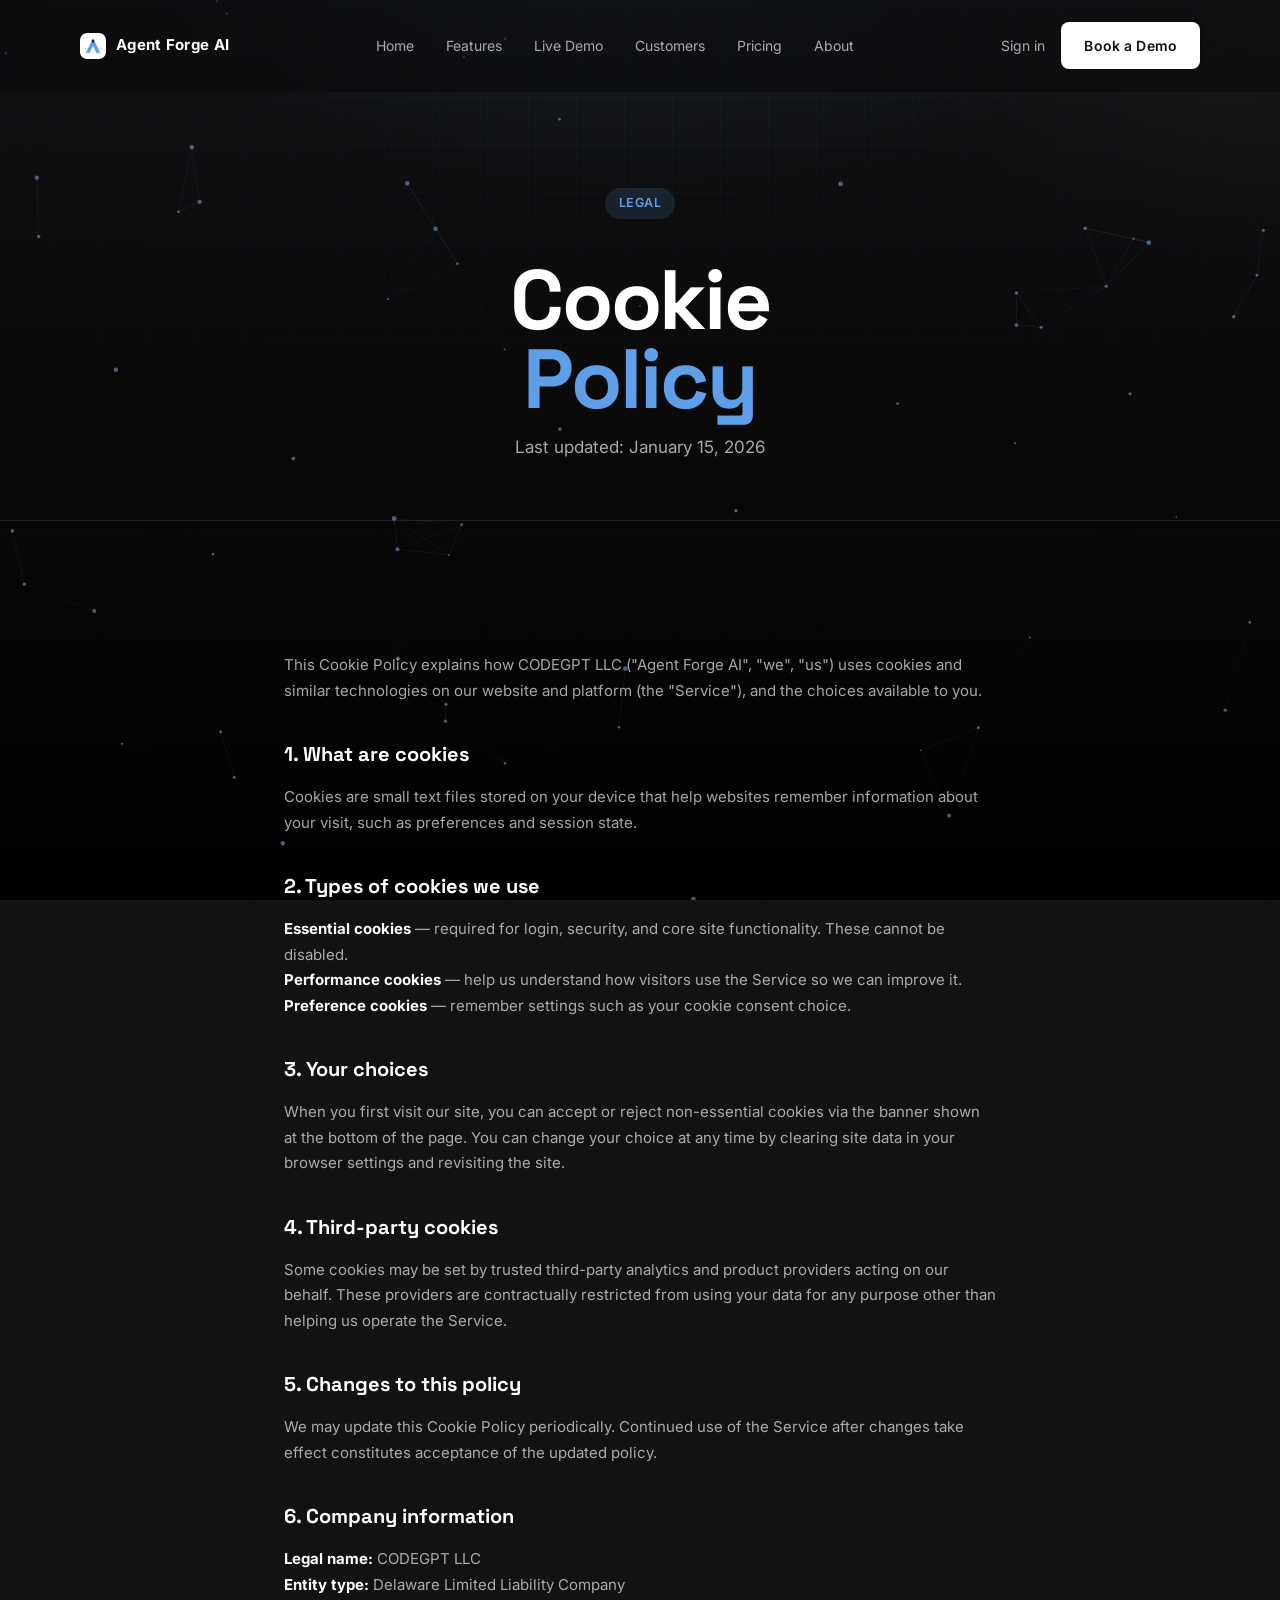
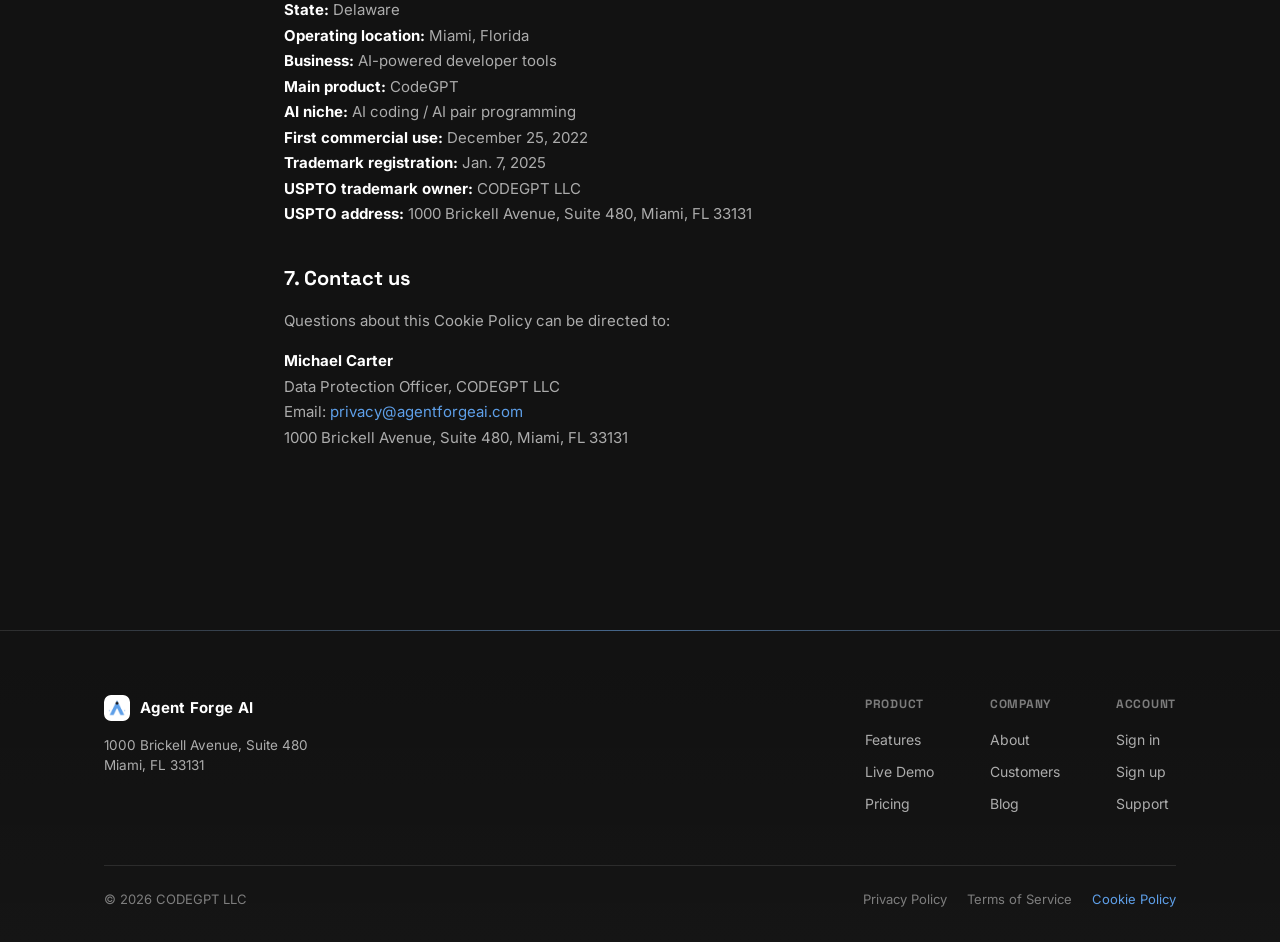
<file: cookies.html>
<!DOCTYPE html>
<html lang="en">
<head>
<meta charset="UTF-8" />
<meta name="viewport" content="width=device-width, initial-scale=1.0" />
<title>Cookie Policy — Agent Forge AI</title>
<meta name="color-scheme" content="dark" />
<link rel="icon" href="data:image/svg+xml,%3Csvg xmlns='http://www.w3.org/2000/svg' viewBox='0 0 24 24'%3E%3Crect width='24' height='24' rx='6' fill='%23191919'/%3E%3Cpath d='M7 17L12 7L17 17' stroke='%235E9FE8' stroke-width='1.6' fill='none' stroke-linecap='round' stroke-linejoin='round'/%3E%3C/svg%3E" />
<link rel="preconnect" href="https://fonts.googleapis.com" />
<link rel="preconnect" href="https://fonts.gstatic.com" crossorigin />
<link href="https://fonts.googleapis.com/css2?family=Space+Grotesk:wght@400;500;600;700&family=Inter:wght@400;500;600;700;800&family=JetBrains+Mono:wght@400;500;700&display=swap" rel="stylesheet" />
<link rel="stylesheet" href="assets/styles.css" />
</head>
<body>
<canvas id="aiCanvas" class="ai-bg" aria-hidden="true"></canvas>
<header class="nav" id="siteNav">
  <div class="wrap nav-inner">
    <a href="index.html" class="logo"><img src="assets/images/logo.png" alt="Agent Forge AI logo" class="logo-img" onerror="this.style.display='none';this.nextElementSibling.style.display='flex';" /><span class="logo-mark" style="display:none;"><svg viewBox="0 0 24 24" fill="none"><path d="M7 17L12 7L17 17" stroke="#191919" stroke-width="1.8" stroke-linecap="round" stroke-linejoin="round"/></svg></span>Agent Forge AI</a>
    <nav class="links">
      <a href="index.html">Home</a>
      <a href="features.html">Features</a>
      <a href="demo.html">Live Demo</a>
      <a href="customers.html">Customers</a>
      <a href="pricing.html">Pricing</a>
      <a href="about.html">About</a>
    </nav>
    <div class="nav-cta">
      <a href="login.html" class="nav-signin">Sign in</a>
      <a href="signup.html" class="btn btn-primary"><span class="btn-label">Book a Demo</span><span class="spinner"></span></a>
    </div>
    <button class="menu-toggle" aria-label="Menu"><svg width="22" height="22" viewBox="0 0 24 24" fill="none" stroke="currentColor" stroke-width="2"><path d="M3 6h18M3 12h18M3 18h18"/></svg></button>
  </div>
</header>

<main>
  <div class="page-header">
      <span class="hero-ring r1"></span>
      <span class="hero-ring r2"></span>
      <span class="hero-ring r3"></span>
    <div class="wrap">
      <span class="hero-eyebrow">Legal</span>
      <h1 class="kinetic-block">
      <span class="k-line k-xl">Cookie</span>
      <span class="k-line k-xl k-accent">Policy</span>
      </h1>
      <p>Last updated: January 15, 2026</p>
    </div>
  </div>

  <section>
    <div class="wrap" style="max-width:760px;">
      <div class="legal-doc reveal">
        <p>This Cookie Policy explains how CODEGPT LLC ("Agent Forge AI", "we", "us") uses cookies and similar technologies on our website and platform (the "Service"), and the choices available to you.</p>

        <h3>1. What are cookies</h3>
        <p>Cookies are small text files stored on your device that help websites remember information about your visit, such as preferences and session state.</p>

        <h3>2. Types of cookies we use</h3>
        <p><strong>Essential cookies</strong> — required for login, security, and core site functionality. These cannot be disabled.<br/><strong>Performance cookies</strong> — help us understand how visitors use the Service so we can improve it.<br/><strong>Preference cookies</strong> — remember settings such as your cookie consent choice.</p>

        <h3>3. Your choices</h3>
        <p>When you first visit our site, you can accept or reject non-essential cookies via the banner shown at the bottom of the page. You can change your choice at any time by clearing site data in your browser settings and revisiting the site.</p>

        <h3>4. Third-party cookies</h3>
        <p>Some cookies may be set by trusted third-party analytics and product providers acting on our behalf. These providers are contractually restricted from using your data for any purpose other than helping us operate the Service.</p>

        <h3>5. Changes to this policy</h3>
        <p>We may update this Cookie Policy periodically. Continued use of the Service after changes take effect constitutes acceptance of the updated policy.</p>

        <h3>6. Company information</h3>
        <p><strong>Legal name:</strong> CODEGPT LLC<br/><strong>Entity type:</strong> Delaware Limited Liability Company<br/><strong>State:</strong> Delaware<br/><strong>Operating location:</strong> Miami, Florida<br/><strong>Business:</strong> AI-powered developer tools<br/><strong>Main product:</strong> CodeGPT<br/><strong>AI niche:</strong> AI coding / AI pair programming<br/><strong>First commercial use:</strong> December 25, 2022<br/><strong>Trademark registration:</strong> Jan. 7, 2025<br/><strong>USPTO trademark owner:</strong> CODEGPT LLC<br/><strong>USPTO address:</strong> 1000 Brickell Avenue, Suite 480, Miami, FL 33131</p>

        <h3>7. Contact us</h3>
        <p>Questions about this Cookie Policy can be directed to:</p>
        <p><strong>Michael Carter</strong><br/>Data Protection Officer, CODEGPT LLC<br/>Email: <a href="mailto:privacy@agentforgeai.com" style="color:var(--accent);">privacy@agentforgeai.com</a><br/>1000 Brickell Avenue, Suite 480, Miami, FL 33131</p>
      </div>
    </div>
  </section>
</main>

<footer>
  <div class="wrap">
    <div class="footer-top">
      <div><a href="index.html" class="logo"><img src="assets/images/logo.png" alt="Agent Forge AI logo" class="logo-img" onerror="this.style.display='none';this.nextElementSibling.style.display='flex';" /><span class="logo-mark" style="display:none;"><svg viewBox="0 0 24 24" fill="none"><path d="M7 17L12 7L17 17" stroke="#191919" stroke-width="1.8" stroke-linecap="round" stroke-linejoin="round"/></svg></span>Agent Forge AI</a><p style="color:var(--ink-soft);font-size:13.5px;max-width:300px;margin-top:14px;">1000 Brickell Avenue, Suite 480<br/>Miami, FL 33131</p></div>
      <div class="footer-cols">
        <div class="footer-col"><h4>Product</h4><a href="features.html">Features</a><a href="demo.html">Live Demo</a><a href="pricing.html">Pricing</a></div>
        <div class="footer-col"><h4>Company</h4><a href="about.html">About</a><a href="customers.html">Customers</a><a href="blog.html">Blog</a></div>
        <div class="footer-col"><h4>Account</h4><a href="login.html">Sign in</a><a href="signup.html">Sign up</a><a href="support.html">Support</a></div>
      </div>
    </div>
    <div class="footer-bottom"><span>© <span class="js-year">2026</span> CODEGPT LLC</span><div class="footer-legal"><a href="privacy.html">Privacy Policy</a><a href="terms.html">Terms of Service</a><a href="cookies.html" class="current">Cookie Policy</a></div></div>
  </div>
</footer>

<div class="cookie-banner" id="cookieBanner"><p>We use cookies to improve your experience and analyze traffic. See our <a href="cookies.html" style="color:var(--accent);">Cookie Policy</a> for details.</p><div class="cookie-actions"><button class="reject" id="cookieReject">Reject</button><button class="accept" id="cookieAccept">Accept</button></div></div>

<script src="assets/script.js"></script>
</body>
</html>
</file>
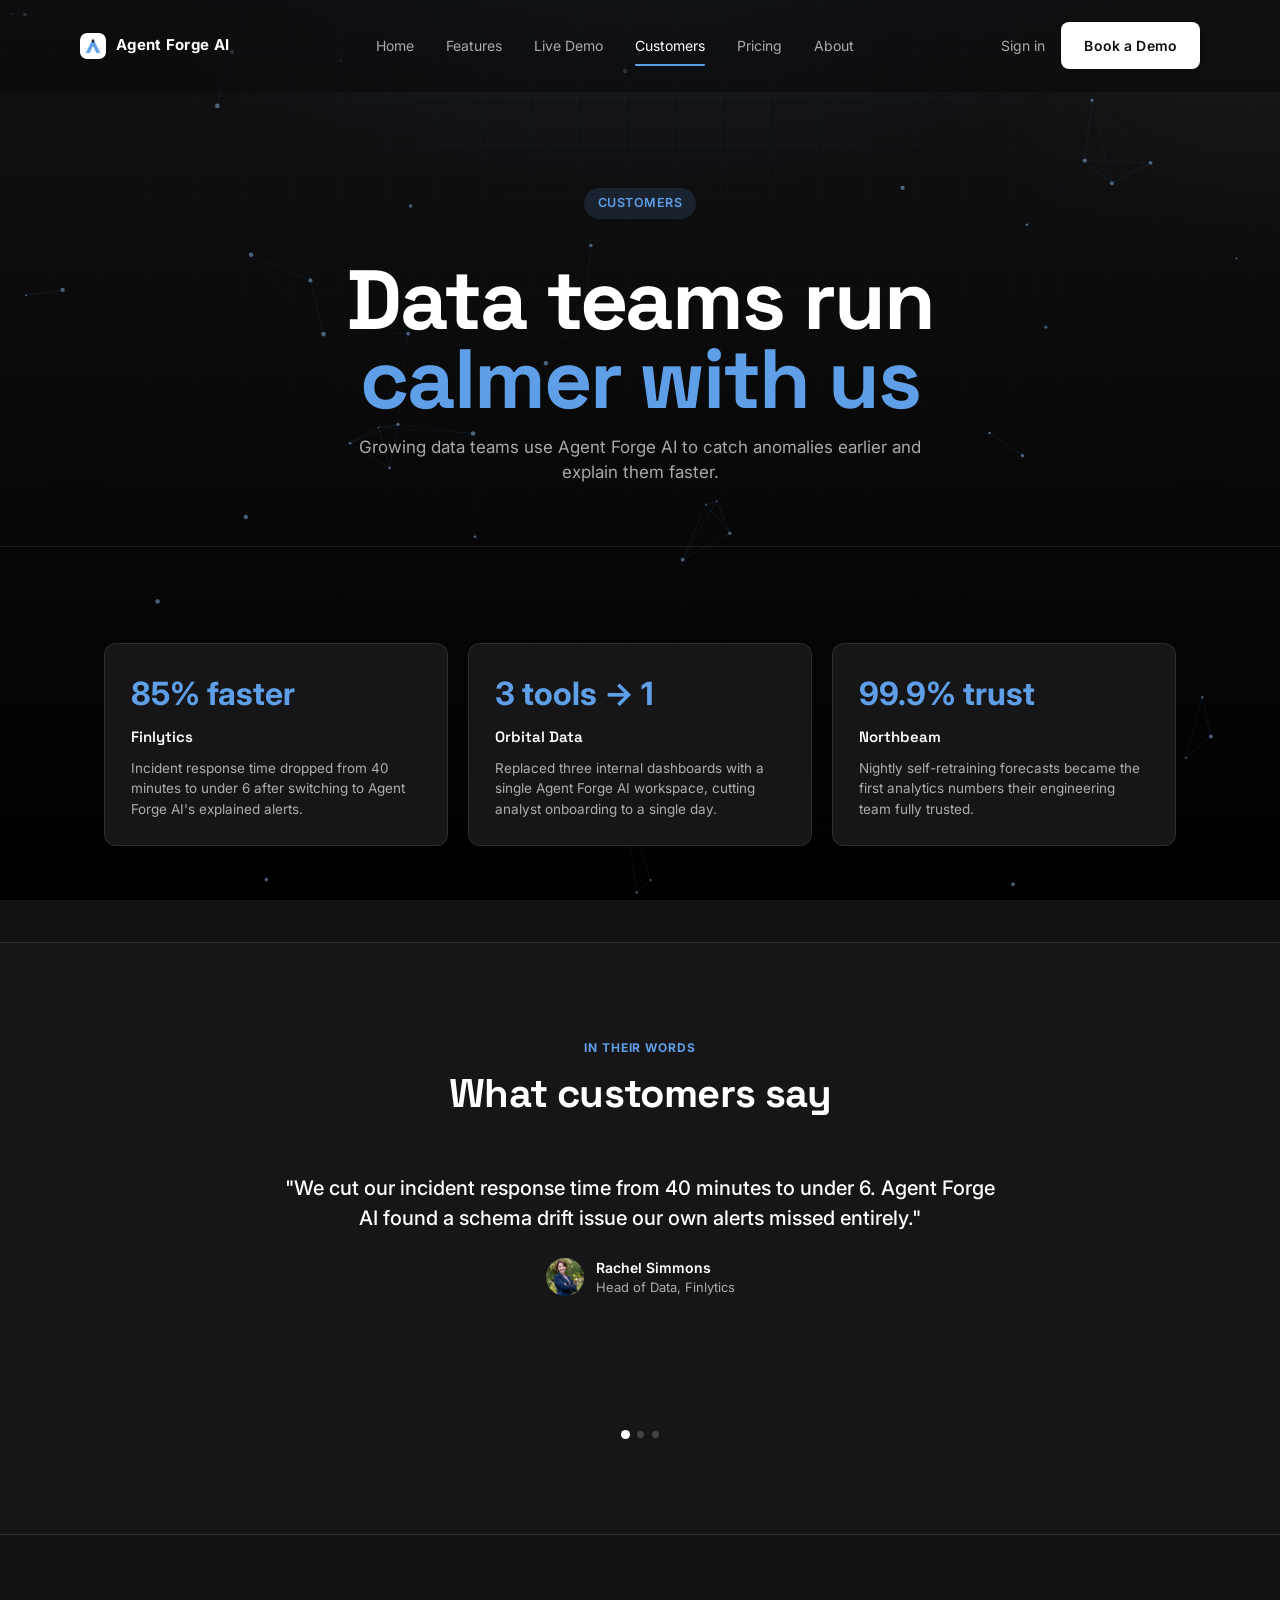
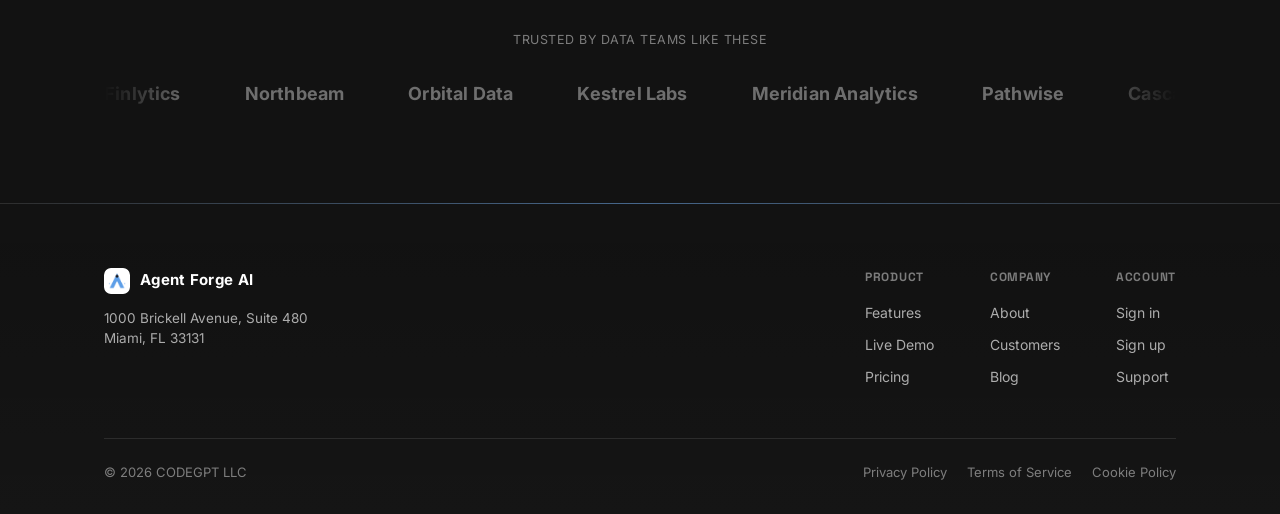
<file: customers.html>
<!DOCTYPE html>
<html lang="en">
<head>
<meta charset="UTF-8" />
<meta name="viewport" content="width=device-width, initial-scale=1.0" />
<title>Customers — Agent Forge AI</title>
<meta name="color-scheme" content="dark" />
<link rel="icon" href="data:image/svg+xml,%3Csvg xmlns='http://www.w3.org/2000/svg' viewBox='0 0 24 24'%3E%3Crect width='24' height='24' rx='6' fill='%23191919'/%3E%3Cpath d='M7 17L12 7L17 17' stroke='%235E9FE8' stroke-width='1.6' fill='none' stroke-linecap='round' stroke-linejoin='round'/%3E%3C/svg%3E" />
<link rel="preconnect" href="https://fonts.googleapis.com" />
<link rel="preconnect" href="https://fonts.gstatic.com" crossorigin />
<link href="https://fonts.googleapis.com/css2?family=Space+Grotesk:wght@400;500;600;700&family=Inter:wght@400;500;600;700;800&family=JetBrains+Mono:wght@400;500;700&display=swap" rel="stylesheet" />
<link rel="stylesheet" href="assets/styles.css" />
</head>
<body>
<canvas id="aiCanvas" class="ai-bg" aria-hidden="true"></canvas>
<header class="nav" id="siteNav">
  <div class="wrap nav-inner">
    <a href="index.html" class="logo"><img src="assets/images/logo.png" alt="Agent Forge AI logo" class="logo-img" onerror="this.style.display='none';this.nextElementSibling.style.display='flex';" /><span class="logo-mark" style="display:none;"><svg viewBox="0 0 24 24" fill="none"><path d="M7 17L12 7L17 17" stroke="#191919" stroke-width="1.8" stroke-linecap="round" stroke-linejoin="round"/></svg></span>Agent Forge AI</a>
    <nav class="links">
      <a href="index.html">Home</a>
      <a href="features.html">Features</a>
      <a href="demo.html">Live Demo</a>
      <a href="customers.html" class="current">Customers</a>
      <a href="pricing.html">Pricing</a>
      <a href="about.html">About</a>
    </nav>
    <div class="nav-cta">
      <a href="login.html" class="nav-signin">Sign in</a>
      <a href="signup.html" class="btn btn-primary"><span class="btn-label">Book a Demo</span><span class="spinner"></span></a>
    </div>
    <button class="menu-toggle" aria-label="Menu"><svg width="22" height="22" viewBox="0 0 24 24" fill="none" stroke="currentColor" stroke-width="2"><path d="M3 6h18M3 12h18M3 18h18"/></svg></button>
  </div>
</header>

<main>
  <div class="page-header">
      <span class="hero-ring r1"></span>
      <span class="hero-ring r2"></span>
      <span class="hero-ring r3"></span>
    <div class="wrap">
      <span class="hero-eyebrow">Customers</span>
      <h1 class="kinetic-block">
      <span class="k-line k-xl">Data teams run</span>
      <span class="k-line k-xl k-accent">calmer with us</span>
      </h1>
      <p>Growing data teams use Agent Forge AI to catch anomalies earlier and explain them faster.</p>
    </div>
  </div>

  <section>
    <div class="wrap">
      <div class="case-grid reveal-stagger">
        <div class="case-card"><div class="case-metric">85% faster</div><h3>Finlytics</h3><p>Incident response time dropped from 40 minutes to under 6 after switching to Agent Forge AI's explained alerts.</p></div>
        <div class="case-card"><div class="case-metric">3 tools → 1</div><h3>Orbital Data</h3><p>Replaced three internal dashboards with a single Agent Forge AI workspace, cutting analyst onboarding to a single day.</p></div>
        <div class="case-card"><div class="case-metric">99.9% trust</div><h3>Northbeam</h3><p>Nightly self-retraining forecasts became the first analytics numbers their engineering team fully trusted.</p></div>
      </div>
    </div>
  </section>

  <section style="background:var(--surface);border-top:1px solid var(--border-soft);border-bottom:1px solid var(--border-soft);">
    <div class="wrap">
      <div class="section-head reveal">
        <div class="section-eyebrow">In their words</div>
        <h2>What customers say</h2>
      </div>
      <div class="testi-wrap reveal" id="testiWrap">
        <div class="testi-slide active">
          <p>"We cut our incident response time from 40 minutes to under 6. Agent Forge AI found a schema drift issue our own alerts missed entirely."</p>
          <div class="testi-person"><img src="assets/images/customers/rachel-simmons.jpg" alt="Rachel Simmons" class="testi-avatar-img" onerror="this.style.display='none';this.nextElementSibling.style.display='flex';" /><div class="testi-avatar" style="display:none;">RS</div><div style="text-align:left"><div class="testi-name">Rachel Simmons</div><div class="testi-role">Head of Data, Finlytics</div></div></div>
        </div>
        <div class="testi-slide">
          <p>"The forecasting model retrains itself nightly against our real pipeline. It's the first analytics tool our engineers actually trust."</p>
          <div class="testi-person"><img src="assets/images/customers/jonathan-keller.jpg" alt="Jonathan Keller" class="testi-avatar-img" onerror="this.style.display='none';this.nextElementSibling.style.display='flex';" /><div class="testi-avatar" style="display:none;">JK</div><div style="text-align:left"><div class="testi-name">Jonathan Keller</div><div class="testi-role">VP Engineering, Northbeam</div></div></div>
        </div>
        <div class="testi-slide">
          <p>"We replaced three internal dashboards with one Agent Forge AI workspace. Onboarding a new analyst now takes a day, not a month."</p>
          <div class="testi-person"><img src="assets/images/customers/amanda-torres.jpg" alt="Amanda Torres" class="testi-avatar-img" onerror="this.style.display='none';this.nextElementSibling.style.display='flex';" /><div class="testi-avatar" style="display:none;">AT</div><div style="text-align:left"><div class="testi-name">Amanda Torres</div><div class="testi-role">Director of Analytics, Orbital Data</div></div></div>
        </div>
      </div>
      <div class="testi-dots" id="testiDots">
        <button class="active" data-i="0" aria-label="Testimonial 1"></button>
        <button data-i="1" aria-label="Testimonial 2"></button>
        <button data-i="2" aria-label="Testimonial 3"></button>
      </div>
    </div>
  </section>

  <section>
    <div class="wrap">
      <div class="trust-label" style="margin-bottom:30px;">Trusted by data teams like these</div>
      <div class="trust-track-wrap">
        <div class="trust-track">
          <span>Finlytics</span><span>Northbeam</span><span>Orbital Data</span><span>Kestrel Labs</span>
          <span>Meridian Analytics</span><span>Pathwise</span><span>Cascadia Systems</span><span>Verity Cloud</span>
          <span>Finlytics</span><span>Northbeam</span><span>Orbital Data</span><span>Kestrel Labs</span>
          <span>Meridian Analytics</span><span>Pathwise</span><span>Cascadia Systems</span><span>Verity Cloud</span>
        </div>
      </div>
    </div>
  </section>
</main>

<footer>
  <div class="wrap">
    <div class="footer-top">
      <div><a href="index.html" class="logo"><img src="assets/images/logo.png" alt="Agent Forge AI logo" class="logo-img" onerror="this.style.display='none';this.nextElementSibling.style.display='flex';" /><span class="logo-mark" style="display:none;"><svg viewBox="0 0 24 24" fill="none"><path d="M7 17L12 7L17 17" stroke="#191919" stroke-width="1.8" stroke-linecap="round" stroke-linejoin="round"/></svg></span>Agent Forge AI</a><p style="color:var(--ink-soft);font-size:13.5px;max-width:300px;margin-top:14px;">1000 Brickell Avenue, Suite 480<br/>Miami, FL 33131</p></div>
      <div class="footer-cols">
        <div class="footer-col"><h4>Product</h4><a href="features.html">Features</a><a href="demo.html">Live Demo</a><a href="pricing.html">Pricing</a></div>
        <div class="footer-col"><h4>Company</h4><a href="about.html">About</a><a href="customers.html">Customers</a><a href="blog.html">Blog</a></div>
        <div class="footer-col"><h4>Account</h4><a href="login.html">Sign in</a><a href="signup.html">Sign up</a><a href="support.html">Support</a></div>
      </div>
    </div>
    <div class="footer-bottom"><span>© <span class="js-year">2026</span> CODEGPT LLC</span><div class="footer-legal"><a href="privacy.html">Privacy Policy</a><a href="terms.html">Terms of Service</a><a href="cookies.html">Cookie Policy</a></div></div>
  </div>
</footer>

<div class="cookie-banner" id="cookieBanner"><p>We use cookies to improve your experience and analyze traffic. See our <a href="cookies.html" style="color:var(--accent);">Cookie Policy</a> for details.</p><div class="cookie-actions"><button class="reject" id="cookieReject">Reject</button><button class="accept" id="cookieAccept">Accept</button></div></div>

<script src="assets/script.js"></script>
</body>
</html>
</file>
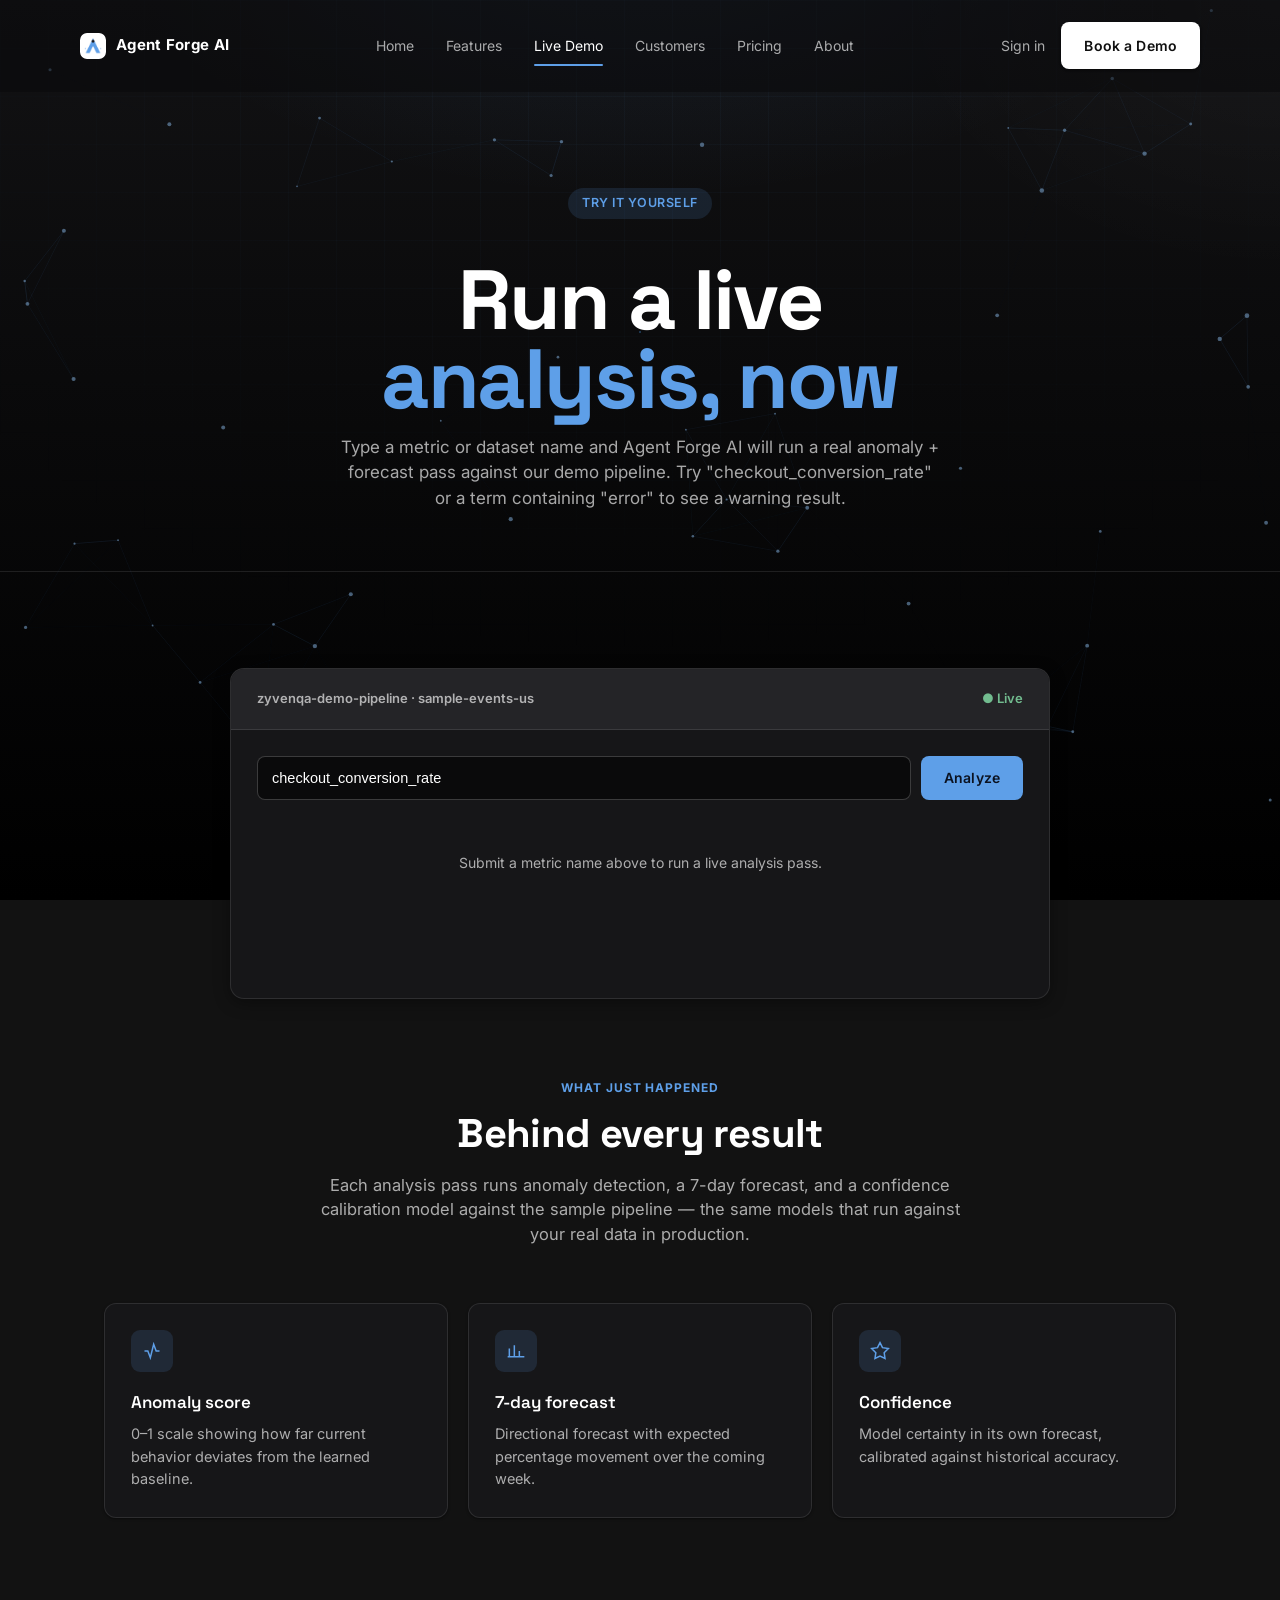
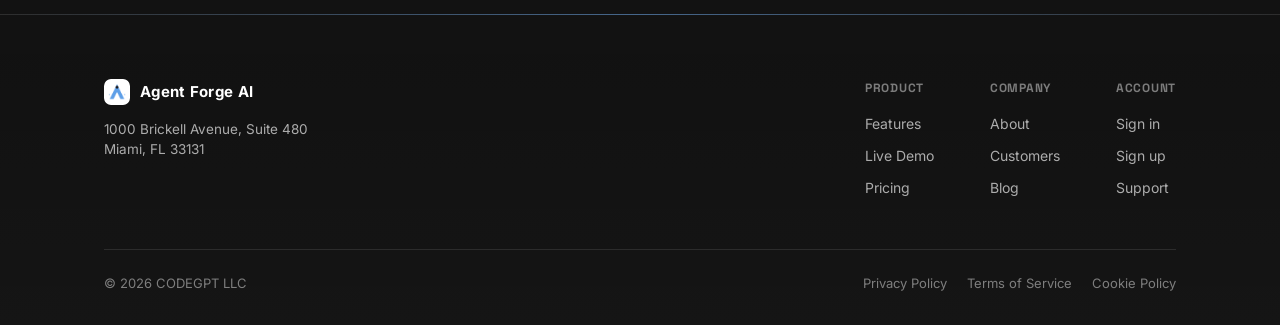
<file: demo.html>
<!DOCTYPE html>
<html lang="en">
<head>
<meta charset="UTF-8" />
<meta name="viewport" content="width=device-width, initial-scale=1.0" />
<title>Live Demo — Agent Forge AI</title>
<meta name="color-scheme" content="dark" />
<link rel="icon" href="data:image/svg+xml,%3Csvg xmlns='http://www.w3.org/2000/svg' viewBox='0 0 24 24'%3E%3Crect width='24' height='24' rx='6' fill='%23191919'/%3E%3Cpath d='M7 17L12 7L17 17' stroke='%235E9FE8' stroke-width='1.6' fill='none' stroke-linecap='round' stroke-linejoin='round'/%3E%3C/svg%3E" />
<link rel="preconnect" href="https://fonts.googleapis.com" />
<link rel="preconnect" href="https://fonts.gstatic.com" crossorigin />
<link href="https://fonts.googleapis.com/css2?family=Space+Grotesk:wght@400;500;600;700&family=Inter:wght@400;500;600;700;800&family=JetBrains+Mono:wght@400;500;700&display=swap" rel="stylesheet" />
<link rel="stylesheet" href="assets/styles.css" />
</head>
<body>
<canvas id="aiCanvas" class="ai-bg" aria-hidden="true"></canvas>
<header class="nav" id="siteNav">
  <div class="wrap nav-inner">
    <a href="index.html" class="logo"><img src="assets/images/logo.png" alt="Agent Forge AI logo" class="logo-img" onerror="this.style.display='none';this.nextElementSibling.style.display='flex';" /><span class="logo-mark" style="display:none;"><svg viewBox="0 0 24 24" fill="none"><path d="M7 17L12 7L17 17" stroke="#191919" stroke-width="1.8" stroke-linecap="round" stroke-linejoin="round"/></svg></span>Agent Forge AI</a>
    <nav class="links">
      <a href="index.html">Home</a>
      <a href="features.html">Features</a>
      <a href="demo.html" class="current">Live Demo</a>
      <a href="customers.html">Customers</a>
      <a href="pricing.html">Pricing</a>
      <a href="about.html">About</a>
    </nav>
    <div class="nav-cta">
      <a href="login.html" class="nav-signin">Sign in</a>
      <a href="signup.html" class="btn btn-primary"><span class="btn-label">Book a Demo</span><span class="spinner"></span></a>
    </div>
    <button class="menu-toggle" aria-label="Menu"><svg width="22" height="22" viewBox="0 0 24 24" fill="none" stroke="currentColor" stroke-width="2"><path d="M3 6h18M3 12h18M3 18h18"/></svg></button>
  </div>
</header>

<main>
  <div class="page-header">
      <span class="hero-ring r1"></span>
      <span class="hero-ring r2"></span>
      <span class="hero-ring r3"></span>
    <div class="wrap">
      <span class="hero-eyebrow">Try it yourself</span>
      <h1 class="kinetic-block">
      <span class="k-line k-xl">Run a live</span>
      <span class="k-line k-xl k-accent">analysis, now</span>
      </h1>
      <p>Type a metric or dataset name and Agent Forge AI will run a real anomaly + forecast pass against our demo pipeline. Try "checkout_conversion_rate" or a term containing "error" to see a warning result.</p>
    </div>
  </div>

  <section>
    <div class="wrap">
      <div class="demo-panel reveal">
        <div class="demo-head"><span>zyvenqa-demo-pipeline · sample-events-us</span><span style="color:var(--green);">● Live</span></div>
        <div class="demo-body">
          <form class="demo-form" id="demoForm">
            <input class="demo-input" id="demoInput" type="text" placeholder="e.g. checkout_conversion_rate" value="checkout_conversion_rate" />
            <button type="submit" class="btn btn-accent" id="demoBtn"><span class="btn-label">Analyze</span><span class="spinner"></span></button>
          </form>
          <div class="demo-result-area" id="demoResultArea">
            <div class="demo-placeholder">Submit a metric name above to run a live analysis pass.</div>
          </div>
        </div>
      </div>

      <div class="section-head reveal" style="margin-top:80px;">
        <div class="section-eyebrow">What just happened</div>
        <h2>Behind every result</h2>
        <p>Each analysis pass runs anomaly detection, a 7-day forecast, and a confidence calibration model against the sample pipeline — the same models that run against your real data in production.</p>
      </div>
      <div class="features-grid reveal-stagger">
        <div class="feature-card"><div class="feature-icon"><svg viewBox="0 0 24 24" fill="none" stroke="currentColor" stroke-width="1.8"><path d="M3 12h4l3 8 4-16 3 8h4"/></svg></div><h3>Anomaly score</h3><p>0–1 scale showing how far current behavior deviates from the learned baseline.</p></div>
        <div class="feature-card"><div class="feature-icon"><svg viewBox="0 0 24 24" fill="none" stroke="currentColor" stroke-width="1.8"><path d="M4 19V9M10 19V5M16 19v-7M22 19H2"/></svg></div><h3>7-day forecast</h3><p>Directional forecast with expected percentage movement over the coming week.</p></div>
        <div class="feature-card"><div class="feature-icon"><svg viewBox="0 0 24 24" fill="none" stroke="currentColor" stroke-width="1.8"><path d="M12 2l3 6 7 1-5 5 1 7-6-3-6 3 1-7-5-5 7-1z"/></svg></div><h3>Confidence</h3><p>Model certainty in its own forecast, calibrated against historical accuracy.</p></div>
      </div>
    </div>
  </section>
</main>

<footer>
  <div class="wrap">
    <div class="footer-top">
      <div><a href="index.html" class="logo"><img src="assets/images/logo.png" alt="Agent Forge AI logo" class="logo-img" onerror="this.style.display='none';this.nextElementSibling.style.display='flex';" /><span class="logo-mark" style="display:none;"><svg viewBox="0 0 24 24" fill="none"><path d="M7 17L12 7L17 17" stroke="#191919" stroke-width="1.8" stroke-linecap="round" stroke-linejoin="round"/></svg></span>Agent Forge AI</a><p style="color:var(--ink-soft);font-size:13.5px;max-width:300px;margin-top:14px;">1000 Brickell Avenue, Suite 480<br/>Miami, FL 33131</p></div>
      <div class="footer-cols">
        <div class="footer-col"><h4>Product</h4><a href="features.html">Features</a><a href="demo.html">Live Demo</a><a href="pricing.html">Pricing</a></div>
        <div class="footer-col"><h4>Company</h4><a href="about.html">About</a><a href="customers.html">Customers</a><a href="blog.html">Blog</a></div>
        <div class="footer-col"><h4>Account</h4><a href="login.html">Sign in</a><a href="signup.html">Sign up</a><a href="support.html">Support</a></div>
      </div>
    </div>
    <div class="footer-bottom"><span>© <span class="js-year">2026</span> CODEGPT LLC</span><div class="footer-legal"><a href="privacy.html">Privacy Policy</a><a href="terms.html">Terms of Service</a><a href="cookies.html">Cookie Policy</a></div></div>
  </div>
</footer>

<div class="cookie-banner" id="cookieBanner"><p>We use cookies to improve your experience and analyze traffic. See our <a href="cookies.html" style="color:var(--accent);">Cookie Policy</a> for details.</p><div class="cookie-actions"><button class="reject" id="cookieReject">Reject</button><button class="accept" id="cookieAccept">Accept</button></div></div>

<script src="assets/script.js"></script>
</body>
</html>
</file>
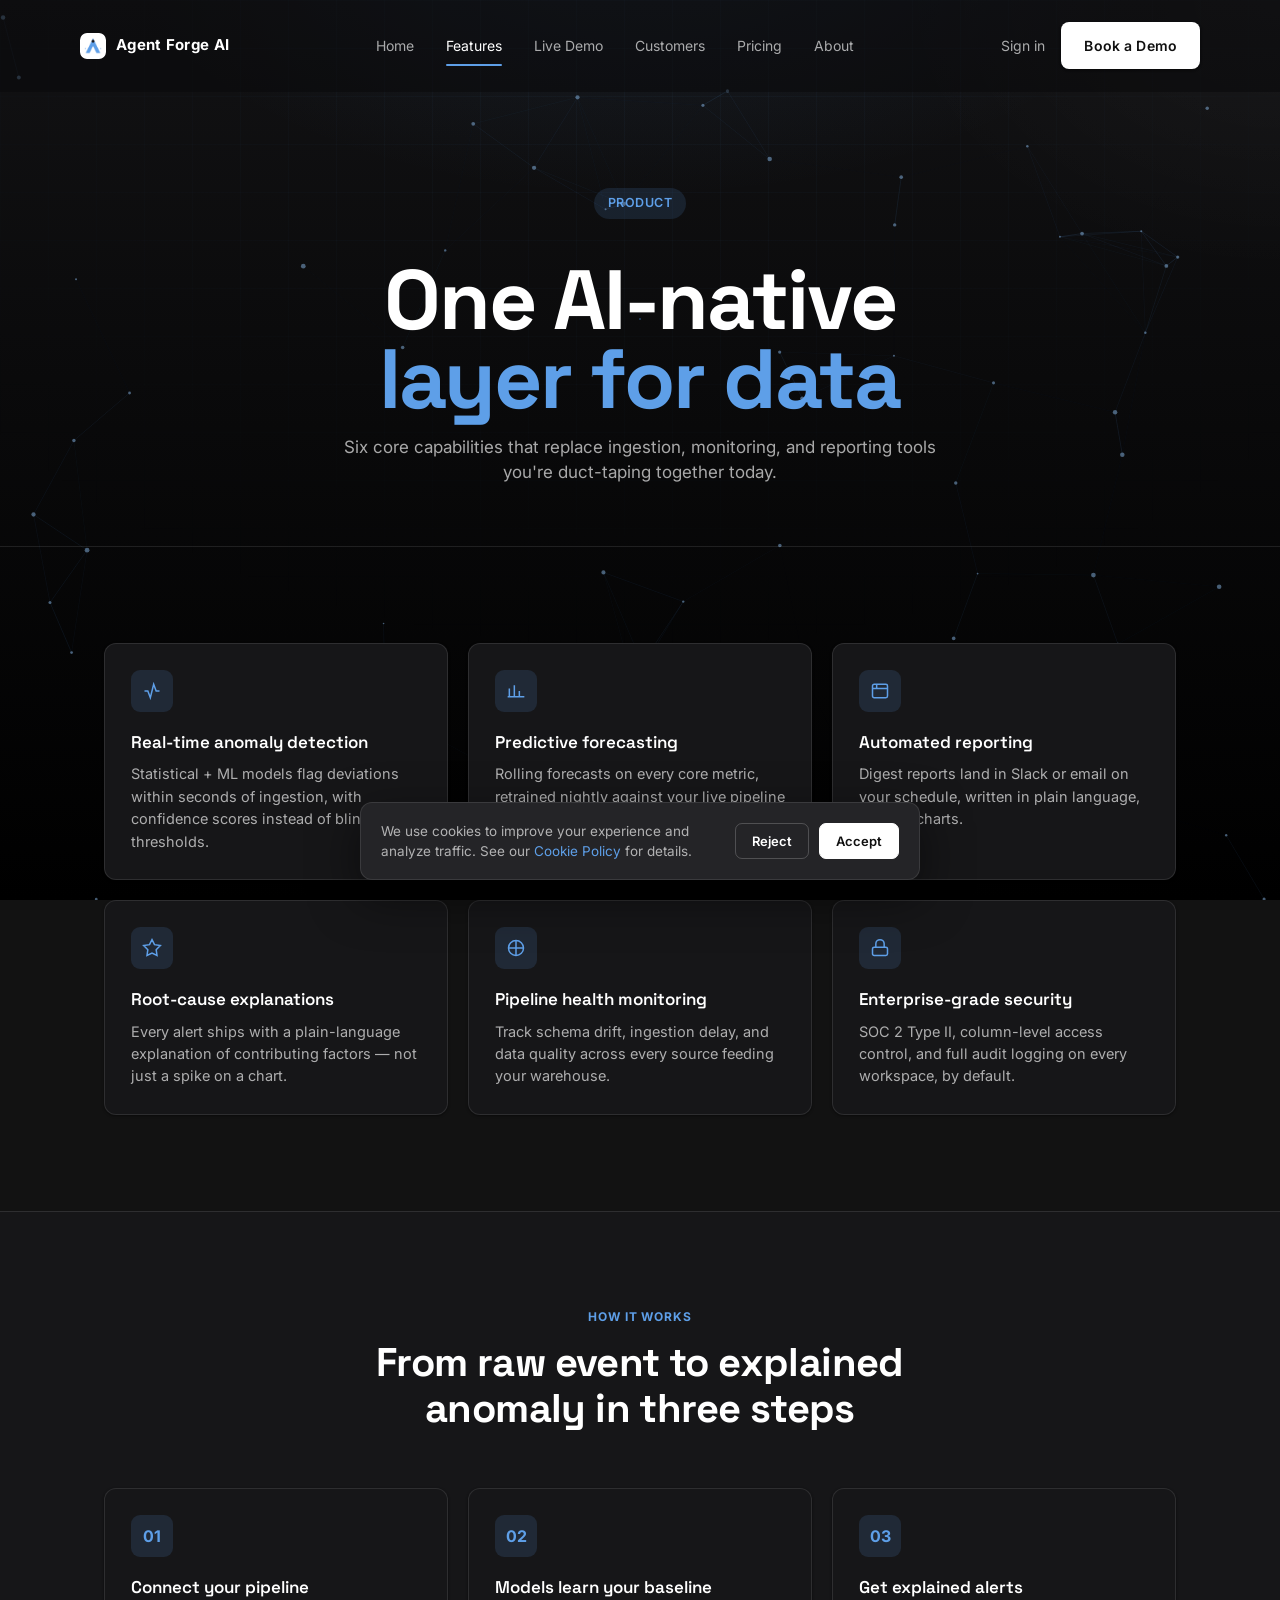
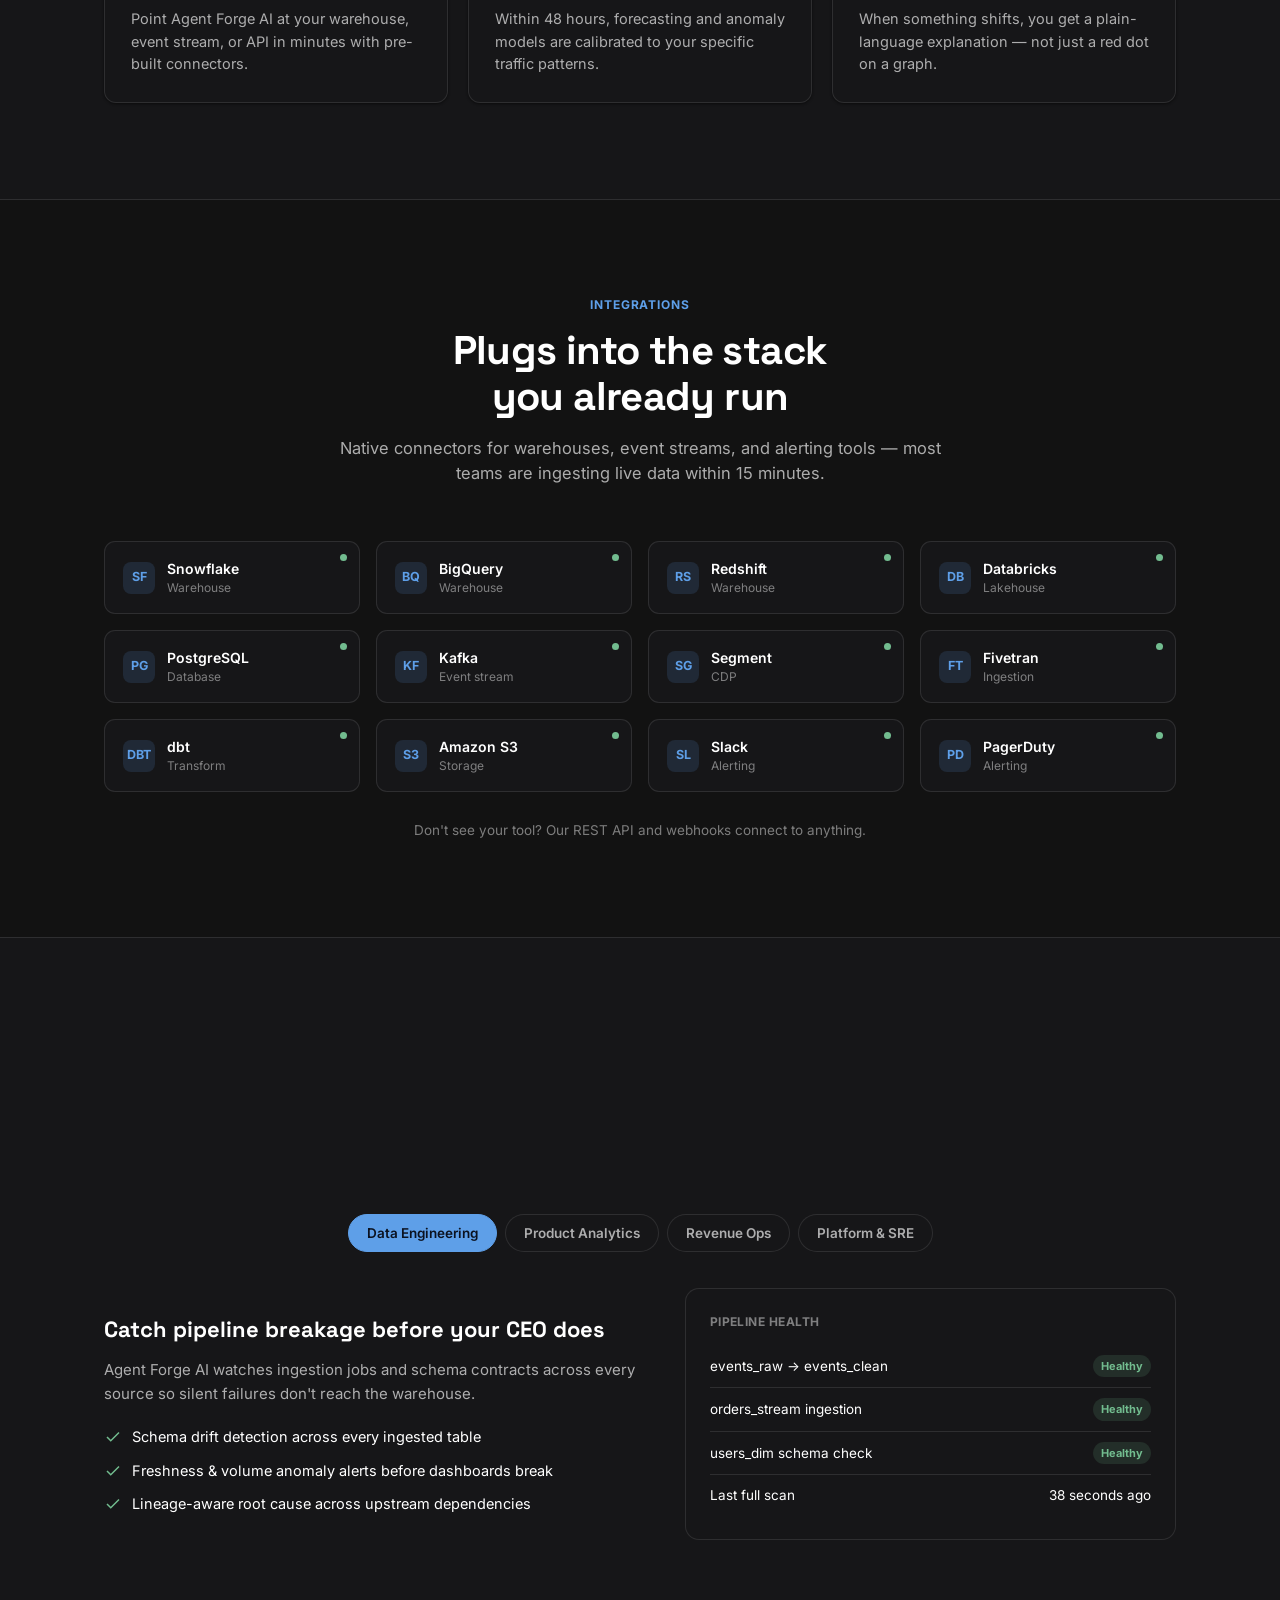
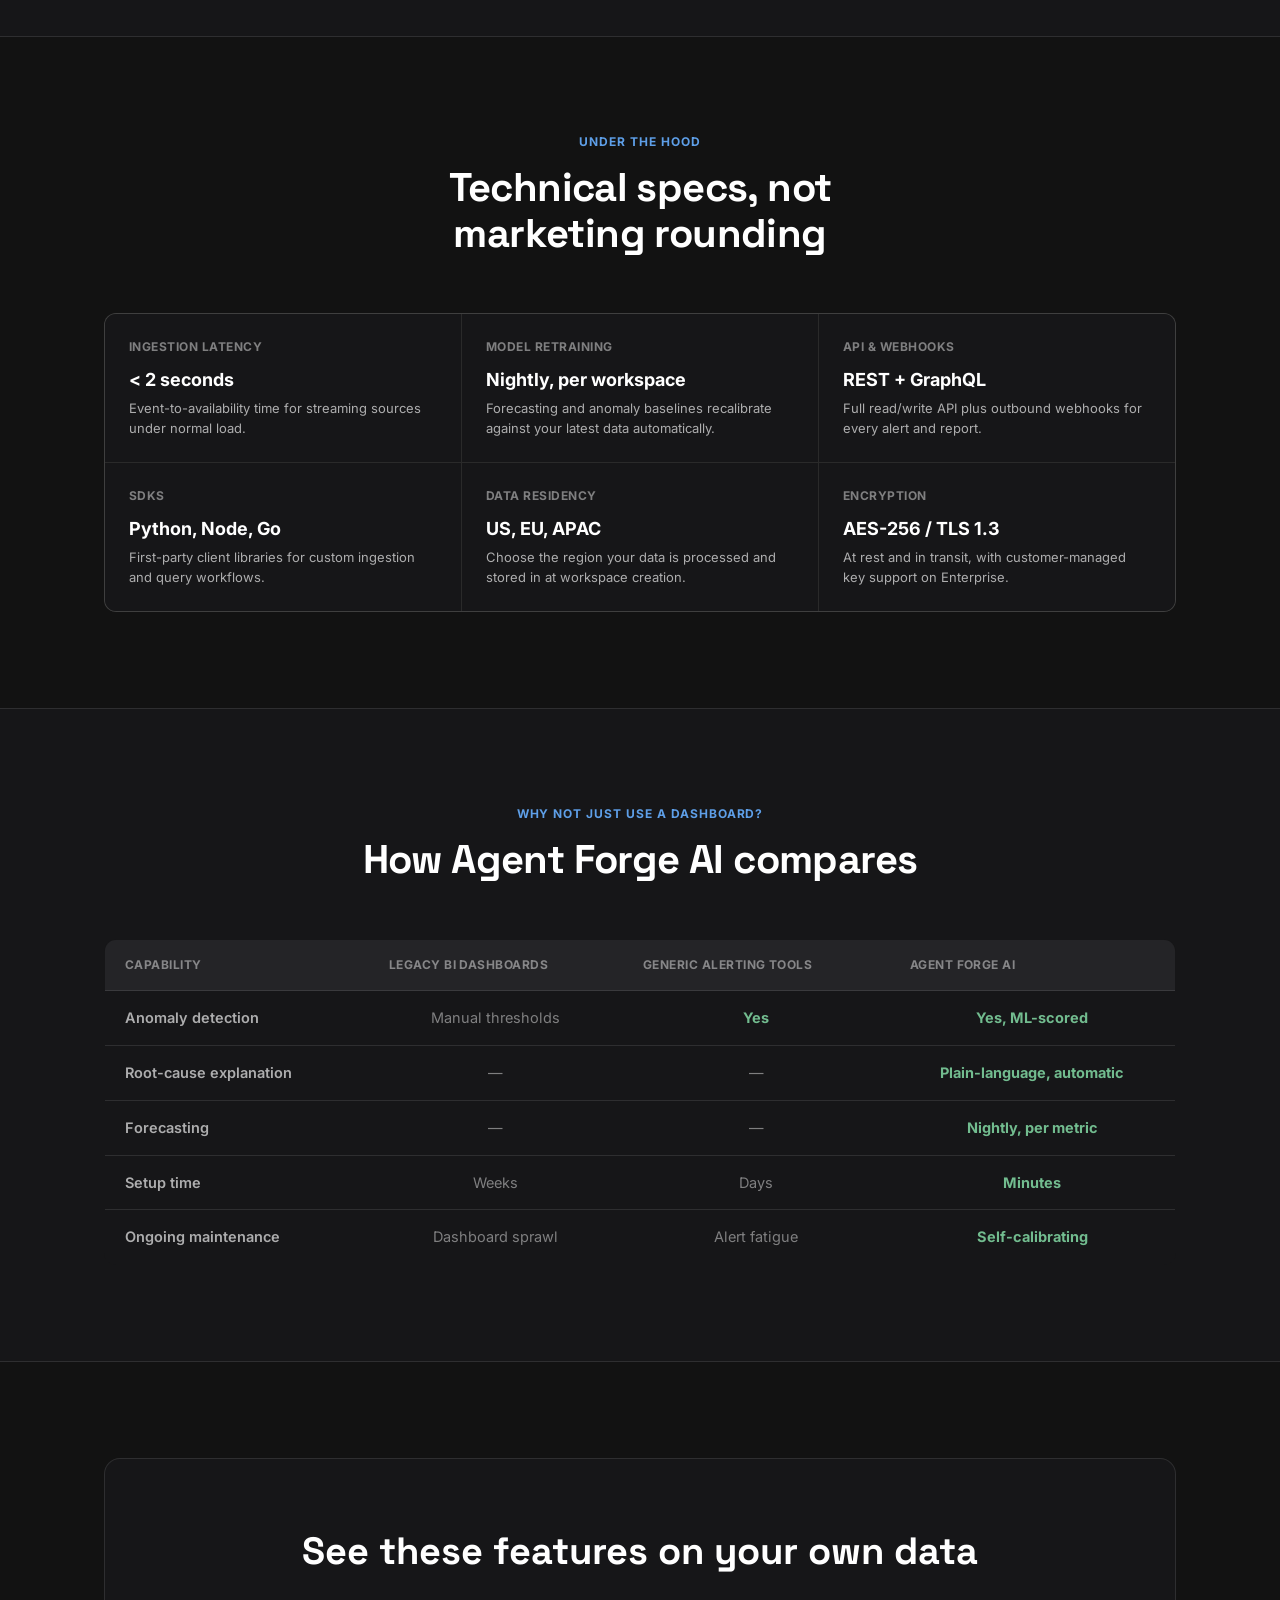
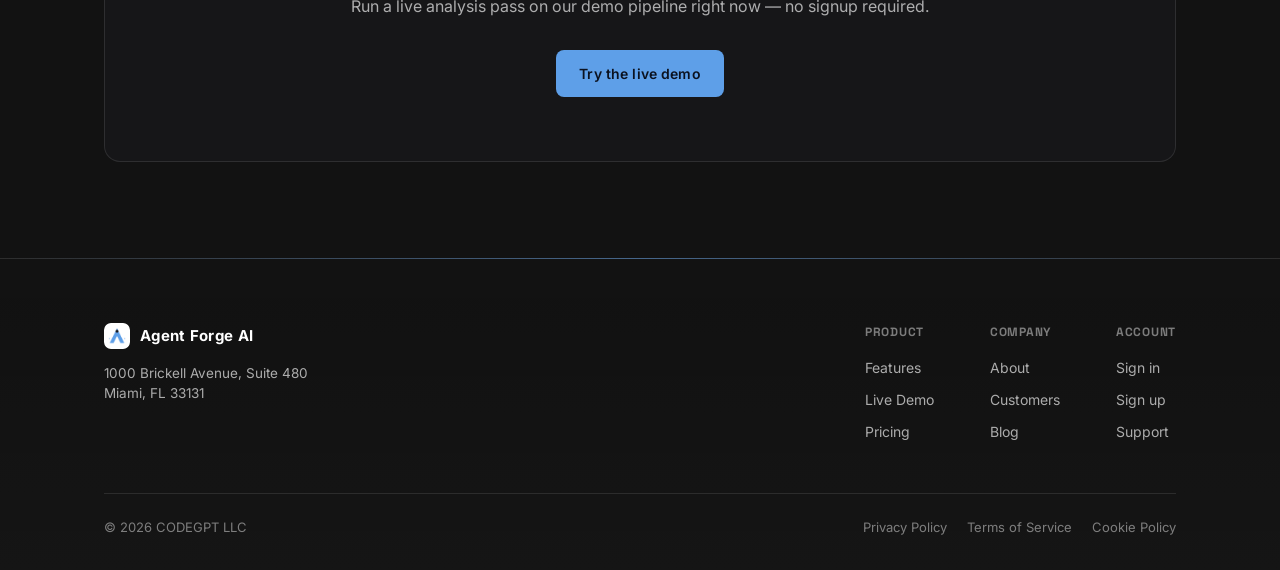
<file: features.html>
<!DOCTYPE html>
<html lang="en">
<head>
<meta charset="UTF-8" />
<meta name="viewport" content="width=device-width, initial-scale=1.0" />
<title>Features — Agent Forge AI</title>
<meta name="color-scheme" content="dark" />
<link rel="icon" href="data:image/svg+xml,%3Csvg xmlns='http://www.w3.org/2000/svg' viewBox='0 0 24 24'%3E%3Crect width='24' height='24' rx='6' fill='%23191919'/%3E%3Cpath d='M7 17L12 7L17 17' stroke='%235E9FE8' stroke-width='1.6' fill='none' stroke-linecap='round' stroke-linejoin='round'/%3E%3C/svg%3E" />
<link rel="preconnect" href="https://fonts.googleapis.com" />
<link rel="preconnect" href="https://fonts.gstatic.com" crossorigin />
<link href="https://fonts.googleapis.com/css2?family=Space+Grotesk:wght@400;500;600;700&family=Inter:wght@400;500;600;700;800&family=JetBrains+Mono:wght@400;500;700&display=swap" rel="stylesheet" />
<link rel="stylesheet" href="assets/styles.css" />
</head>
<body>
<canvas id="aiCanvas" class="ai-bg" aria-hidden="true"></canvas>
<header class="nav" id="siteNav">
  <div class="wrap nav-inner">
    <a href="index.html" class="logo"><img src="assets/images/logo.png" alt="Agent Forge AI logo" class="logo-img" onerror="this.style.display='none';this.nextElementSibling.style.display='flex';" /><span class="logo-mark" style="display:none;"><svg viewBox="0 0 24 24" fill="none"><path d="M7 17L12 7L17 17" stroke="#191919" stroke-width="1.8" stroke-linecap="round" stroke-linejoin="round"/></svg></span>Agent Forge AI</a>
    <nav class="links">
      <a href="index.html">Home</a>
      <a href="features.html" class="current">Features</a>
      <a href="demo.html">Live Demo</a>
      <a href="customers.html">Customers</a>
      <a href="pricing.html">Pricing</a>
      <a href="about.html">About</a>
    </nav>
    <div class="nav-cta">
      <a href="login.html" class="nav-signin">Sign in</a>
      <a href="signup.html" class="btn btn-primary"><span class="btn-label">Book a Demo</span><span class="spinner"></span></a>
    </div>
    <button class="menu-toggle" aria-label="Menu"><svg width="22" height="22" viewBox="0 0 24 24" fill="none" stroke="currentColor" stroke-width="2"><path d="M3 6h18M3 12h18M3 18h18"/></svg></button>
  </div>
</header>

<main>
  <div class="page-header">
      <span class="hero-ring r1"></span>
      <span class="hero-ring r2"></span>
      <span class="hero-ring r3"></span>
    <div class="wrap">
      <span class="hero-eyebrow">Product</span>
      <h1 class="kinetic-block">
      <span class="k-line k-xl">One AI-native</span>
      <span class="k-line k-xl k-accent">layer for data</span>
      </h1>
      <p>Six core capabilities that replace ingestion, monitoring, and reporting tools you're duct-taping together today.</p>
    </div>
  </div>

  <section>
    <div class="wrap">
      <div class="features-grid reveal-stagger">
        <div class="feature-card">
          <div class="feature-icon"><svg viewBox="0 0 24 24" fill="none" stroke="currentColor" stroke-width="1.8"><path d="M3 12h4l3 8 4-16 3 8h4"/></svg></div>
          <h3>Real-time anomaly detection</h3>
          <p>Statistical + ML models flag deviations within seconds of ingestion, with confidence scores instead of blind thresholds.</p>
        </div>
        <div class="feature-card">
          <div class="feature-icon"><svg viewBox="0 0 24 24" fill="none" stroke="currentColor" stroke-width="1.8"><path d="M4 19V9M10 19V5M16 19v-7M22 19H2"/></svg></div>
          <h3>Predictive forecasting</h3>
          <p>Rolling forecasts on every core metric, retrained nightly against your live pipeline — no manual model tuning.</p>
        </div>
        <div class="feature-card">
          <div class="feature-icon"><svg viewBox="0 0 24 24" fill="none" stroke="currentColor" stroke-width="1.8"><rect x="3" y="4" width="18" height="16" rx="2"/><path d="M3 9h18M8 4v5"/></svg></div>
          <h3>Automated reporting</h3>
          <p>Digest reports land in Slack or email on your schedule, written in plain language, not just charts.</p>
        </div>
        <div class="feature-card">
          <div class="feature-icon"><svg viewBox="0 0 24 24" fill="none" stroke="currentColor" stroke-width="1.8"><path d="M12 2l3 6 7 1-5 5 1 7-6-3-6 3 1-7-5-5 7-1z"/></svg></div>
          <h3>Root-cause explanations</h3>
          <p>Every alert ships with a plain-language explanation of contributing factors — not just a spike on a chart.</p>
        </div>
        <div class="feature-card">
          <div class="feature-icon"><svg viewBox="0 0 24 24" fill="none" stroke="currentColor" stroke-width="1.8"><path d="M12 3v18M3 12h18"/><circle cx="12" cy="12" r="9"/></svg></div>
          <h3>Pipeline health monitoring</h3>
          <p>Track schema drift, ingestion delay, and data quality across every source feeding your warehouse.</p>
        </div>
        <div class="feature-card">
          <div class="feature-icon"><svg viewBox="0 0 24 24" fill="none" stroke="currentColor" stroke-width="1.8"><rect x="3" y="11" width="18" height="10" rx="2"/><path d="M7 11V7a5 5 0 0110 0v4"/></svg></div>
          <h3>Enterprise-grade security</h3>
          <p>SOC 2 Type II, column-level access control, and full audit logging on every workspace, by default.</p>
        </div>
      </div>
    </div>
  </section>

  <section style="background:var(--surface);border-top:1px solid var(--border-soft);border-bottom:1px solid var(--border-soft);">
    <div class="wrap">
      <div class="section-head reveal">
        <div class="section-eyebrow">How it works</div>
        <h2>From raw event to explained anomaly in three steps</h2>
      </div>
      <div class="features-grid reveal-stagger" style="grid-template-columns:repeat(3,1fr);">
        <div class="feature-card"><div class="feature-icon" style="background:var(--accent-soft);"><span style="color:var(--accent);font-weight:700;font-size:16px;">01</span></div><h3>Connect your pipeline</h3><p>Point Agent Forge AI at your warehouse, event stream, or API in minutes with pre-built connectors.</p></div>
        <div class="feature-card"><div class="feature-icon" style="background:var(--accent-soft);"><span style="color:var(--accent);font-weight:700;font-size:16px;">02</span></div><h3>Models learn your baseline</h3><p>Within 48 hours, forecasting and anomaly models are calibrated to your specific traffic patterns.</p></div>
        <div class="feature-card"><div class="feature-icon" style="background:var(--accent-soft);"><span style="color:var(--accent);font-weight:700;font-size:16px;">03</span></div><h3>Get explained alerts</h3><p>When something shifts, you get a plain-language explanation — not just a red dot on a graph.</p></div>
      </div>
    </div>
  </section>

  <section>
    <div class="wrap">
      <div class="section-head reveal">
        <div class="section-eyebrow">Integrations</div>
        <h2>Plugs into the stack you already run</h2>
        <p>Native connectors for warehouses, event streams, and alerting tools — most teams are ingesting live data within 15 minutes.</p>
      </div>
      <div class="integrations-grid reveal-stagger">
        <div class="integration-chip"><span class="ic-status"></span><div class="ic-mark">SF</div><div><div class="ic-name">Snowflake</div><div class="ic-type">Warehouse</div></div></div>
        <div class="integration-chip"><span class="ic-status"></span><div class="ic-mark">BQ</div><div><div class="ic-name">BigQuery</div><div class="ic-type">Warehouse</div></div></div>
        <div class="integration-chip"><span class="ic-status"></span><div class="ic-mark">RS</div><div><div class="ic-name">Redshift</div><div class="ic-type">Warehouse</div></div></div>
        <div class="integration-chip"><span class="ic-status"></span><div class="ic-mark">DB</div><div><div class="ic-name">Databricks</div><div class="ic-type">Lakehouse</div></div></div>
        <div class="integration-chip"><span class="ic-status"></span><div class="ic-mark">PG</div><div><div class="ic-name">PostgreSQL</div><div class="ic-type">Database</div></div></div>
        <div class="integration-chip"><span class="ic-status"></span><div class="ic-mark">KF</div><div><div class="ic-name">Kafka</div><div class="ic-type">Event stream</div></div></div>
        <div class="integration-chip"><span class="ic-status"></span><div class="ic-mark">SG</div><div><div class="ic-name">Segment</div><div class="ic-type">CDP</div></div></div>
        <div class="integration-chip"><span class="ic-status"></span><div class="ic-mark">FT</div><div><div class="ic-name">Fivetran</div><div class="ic-type">Ingestion</div></div></div>
        <div class="integration-chip"><span class="ic-status"></span><div class="ic-mark">DBT</div><div><div class="ic-name">dbt</div><div class="ic-type">Transform</div></div></div>
        <div class="integration-chip"><span class="ic-status"></span><div class="ic-mark">S3</div><div><div class="ic-name">Amazon S3</div><div class="ic-type">Storage</div></div></div>
        <div class="integration-chip"><span class="ic-status"></span><div class="ic-mark">SL</div><div><div class="ic-name">Slack</div><div class="ic-type">Alerting</div></div></div>
        <div class="integration-chip"><span class="ic-status"></span><div class="ic-mark">PD</div><div><div class="ic-name">PagerDuty</div><div class="ic-type">Alerting</div></div></div>
      </div>
      <div style="text-align:center;margin-top:28px;color:var(--ink-faint);font-size:13.5px;">Don't see your tool? Our REST API and webhooks connect to anything.</div>
    </div>
  </section>

  <section style="background:var(--surface);border-top:1px solid var(--border-soft);border-bottom:1px solid var(--border-soft);">
    <div class="wrap">
      <div class="section-head reveal">
        <div class="section-eyebrow">Built for every team</div>
        <h2>The same pipeline, tuned to how you work</h2>
      </div>
      <div class="usecase-tabs" id="usecaseTabs">
        <button class="usecase-tab active" data-panel="uc-eng">Data Engineering</button>
        <button class="usecase-tab" data-panel="uc-product">Product Analytics</button>
        <button class="usecase-tab" data-panel="uc-revops">Revenue Ops</button>
        <button class="usecase-tab" data-panel="uc-sre">Platform &amp; SRE</button>
      </div>
      <div class="usecase-panel active" id="uc-eng">
        <div class="usecase-copy">
          <h3>Catch pipeline breakage before your CEO does</h3>
          <p>Agent Forge AI watches ingestion jobs and schema contracts across every source so silent failures don't reach the warehouse.</p>
          <ul class="usecase-list">
            <li><svg viewBox="0 0 24 24" fill="none" stroke="currentColor" stroke-width="2"><path d="M20 6L9 17l-5-5"/></svg>Schema drift detection across every ingested table</li>
            <li><svg viewBox="0 0 24 24" fill="none" stroke="currentColor" stroke-width="2"><path d="M20 6L9 17l-5-5"/></svg>Freshness &amp; volume anomaly alerts before dashboards break</li>
            <li><svg viewBox="0 0 24 24" fill="none" stroke="currentColor" stroke-width="2"><path d="M20 6L9 17l-5-5"/></svg>Lineage-aware root cause across upstream dependencies</li>
          </ul>
        </div>
        <div class="usecase-visual">
          <div class="uv-label">Pipeline health</div>
          <div class="uv-row"><span>events_raw → events_clean</span><span class="uv-tag">Healthy</span></div>
          <div class="uv-row"><span>orders_stream ingestion</span><span class="uv-tag">Healthy</span></div>
          <div class="uv-row"><span>users_dim schema check</span><span class="uv-tag">Healthy</span></div>
          <div class="uv-row"><span>Last full scan</span><span>38 seconds ago</span></div>
        </div>
      </div>
      <div class="usecase-panel" id="uc-product">
        <div class="usecase-copy">
          <h3>Know why activation dropped, same day</h3>
          <p>Funnel and cohort metrics are monitored continuously, with root-cause breakdowns by platform, geography, and release version.</p>
          <ul class="usecase-list">
            <li><svg viewBox="0 0 24 24" fill="none" stroke="currentColor" stroke-width="2"><path d="M20 6L9 17l-5-5"/></svg>Automatic segment breakdowns on every metric drop</li>
            <li><svg viewBox="0 0 24 24" fill="none" stroke="currentColor" stroke-width="2"><path d="M20 6L9 17l-5-5"/></svg>Release-correlated anomaly tagging</li>
            <li><svg viewBox="0 0 24 24" fill="none" stroke="currentColor" stroke-width="2"><path d="M20 6L9 17l-5-5"/></svg>Weekly plain-language product health digest</li>
          </ul>
        </div>
        <div class="usecase-visual">
          <div class="uv-label">Activation funnel</div>
          <div class="uv-row"><span>Signup → Activated</span><span class="uv-tag">+4.2%</span></div>
          <div class="uv-row"><span>iOS activation rate</span><span class="uv-tag">Healthy</span></div>
          <div class="uv-row"><span>Android activation rate</span><span class="uv-tag">Healthy</span></div>
          <div class="uv-row"><span>Root cause confidence</span><span>96%</span></div>
        </div>
      </div>
      <div class="usecase-panel" id="uc-revops">
        <div class="usecase-copy">
          <h3>Forecast pipeline and revenue without a spreadsheet</h3>
          <p>Rolling forecasts on bookings, churn, and pipeline coverage, retrained nightly against your live CRM and billing data.</p>
          <ul class="usecase-list">
            <li><svg viewBox="0 0 24 24" fill="none" stroke="currentColor" stroke-width="2"><path d="M20 6L9 17l-5-5"/></svg>14-day and 90-day revenue forecasts, auto-updated nightly</li>
            <li><svg viewBox="0 0 24 24" fill="none" stroke="currentColor" stroke-width="2"><path d="M20 6L9 17l-5-5"/></svg>Churn-risk scoring surfaced before renewal windows</li>
            <li><svg viewBox="0 0 24 24" fill="none" stroke="currentColor" stroke-width="2"><path d="M20 6L9 17l-5-5"/></svg>Automated board-ready reporting, no manual exports</li>
          </ul>
        </div>
        <div class="usecase-visual">
          <div class="uv-label">Revenue forecast</div>
          <div class="uv-row"><span>Q3 bookings forecast</span><span class="uv-tag">On track</span></div>
          <div class="uv-row"><span>At-risk accounts flagged</span><span>12</span></div>
          <div class="uv-row"><span>Forecast accuracy (90d)</span><span class="uv-tag">94.1%</span></div>
          <div class="uv-row"><span>Next model retrain</span><span>Tonight, 02:00 UTC</span></div>
        </div>
      </div>
      <div class="usecase-panel" id="uc-sre">
        <div class="usecase-copy">
          <h3>Reduce alert fatigue with confidence-scored anomalies</h3>
          <p>Latency, error rate, and throughput anomalies are correlated across services, so on-call gets one explained incident instead of twenty noisy pages.</p>
          <ul class="usecase-list">
            <li><svg viewBox="0 0 24 24" fill="none" stroke="currentColor" stroke-width="2"><path d="M20 6L9 17l-5-5"/></svg>Cross-service correlation collapses duplicate alerts</li>
            <li><svg viewBox="0 0 24 24" fill="none" stroke="currentColor" stroke-width="2"><path d="M20 6L9 17l-5-5"/></svg>PagerDuty &amp; Slack routing with confidence thresholds</li>
            <li><svg viewBox="0 0 24 24" fill="none" stroke="currentColor" stroke-width="2"><path d="M20 6L9 17l-5-5"/></svg>Post-incident timeline auto-generated for retros</li>
          </ul>
        </div>
        <div class="usecase-visual">
          <div class="uv-label">Incident correlation</div>
          <div class="uv-row"><span>Checkout API p99 latency</span><span class="uv-tag">Resolved</span></div>
          <div class="uv-row"><span>Alerts collapsed into 1 incident</span><span>19</span></div>
          <div class="uv-row"><span>Time to root cause</span><span class="uv-tag">4m 12s</span></div>
          <div class="uv-row"><span>On-call pages sent</span><span>1 (was 19)</span></div>
        </div>
      </div>
    </div>
  </section>

  <section>
    <div class="wrap">
      <div class="section-head reveal">
        <div class="section-eyebrow">Under the hood</div>
        <h2>Technical specs, not marketing rounding</h2>
      </div>
      <div class="spec-grid reveal-stagger">
        <div class="spec-item"><div class="sp-label">Ingestion latency</div><div class="sp-value">&lt; 2 seconds</div><div class="sp-desc">Event-to-availability time for streaming sources under normal load.</div></div>
        <div class="spec-item"><div class="sp-label">Model retraining</div><div class="sp-value">Nightly, per workspace</div><div class="sp-desc">Forecasting and anomaly baselines recalibrate against your latest data automatically.</div></div>
        <div class="spec-item"><div class="sp-label">API &amp; webhooks</div><div class="sp-value">REST + GraphQL</div><div class="sp-desc">Full read/write API plus outbound webhooks for every alert and report.</div></div>
        <div class="spec-item"><div class="sp-label">SDKs</div><div class="sp-value">Python, Node, Go</div><div class="sp-desc">First-party client libraries for custom ingestion and query workflows.</div></div>
        <div class="spec-item"><div class="sp-label">Data residency</div><div class="sp-value">US, EU, APAC</div><div class="sp-desc">Choose the region your data is processed and stored in at workspace creation.</div></div>
        <div class="spec-item"><div class="sp-label">Encryption</div><div class="sp-value">AES-256 / TLS 1.3</div><div class="sp-desc">At rest and in transit, with customer-managed key support on Enterprise.</div></div>
      </div>
    </div>
  </section>

  <section style="background:var(--surface);border-top:1px solid var(--border-soft);border-bottom:1px solid var(--border-soft);">
    <div class="wrap">
      <div class="section-head reveal">
        <div class="section-eyebrow">Why not just use a dashboard?</div>
        <h2>How Agent Forge AI compares</h2>
      </div>
      <div style="overflow-x:auto;" class="reveal">
        <table class="compare-table">
          <thead><tr><th>Capability</th><th>Legacy BI dashboards</th><th>Generic alerting tools</th><th>Agent Forge AI</th></tr></thead>
          <tbody>
            <tr><td>Anomaly detection</td><td class="cmp-no">Manual thresholds</td><td class="cmp-yes">Yes</td><td class="cmp-yes">Yes, ML-scored</td></tr>
            <tr><td>Root-cause explanation</td><td class="cmp-no">—</td><td class="cmp-no">—</td><td class="cmp-yes">Plain-language, automatic</td></tr>
            <tr><td>Forecasting</td><td class="cmp-no">—</td><td class="cmp-no">—</td><td class="cmp-yes">Nightly, per metric</td></tr>
            <tr><td>Setup time</td><td class="cmp-no">Weeks</td><td class="cmp-no">Days</td><td class="cmp-yes">Minutes</td></tr>
            <tr><td>Ongoing maintenance</td><td class="cmp-no">Dashboard sprawl</td><td class="cmp-no">Alert fatigue</td><td class="cmp-yes">Self-calibrating</td></tr>
          </tbody>
        </table>
      </div>
    </div>
  </section>

  <section>
    <div class="wrap">
      <div class="cta-band reveal" style="padding:64px 40px;">
        <h2>See these features on your own data</h2>
        <p>Run a live analysis pass on our demo pipeline right now — no signup required.</p>
        <div class="hero-actions">
          <a href="demo.html" class="btn btn-accent"><span class="btn-label">Try the live demo</span></a>
        </div>
      </div>
    </div>
  </section>
</main>

<footer>
  <div class="wrap">
    <div class="footer-top">
      <div>
        <a href="index.html" class="logo"><img src="assets/images/logo.png" alt="Agent Forge AI logo" class="logo-img" onerror="this.style.display='none';this.nextElementSibling.style.display='flex';" /><span class="logo-mark" style="display:none;"><svg viewBox="0 0 24 24" fill="none"><path d="M7 17L12 7L17 17" stroke="#191919" stroke-width="1.8" stroke-linecap="round" stroke-linejoin="round"/></svg></span>Agent Forge AI</a>
        <p style="color:var(--ink-soft);font-size:13.5px;max-width:300px;margin-top:14px;">1000 Brickell Avenue, Suite 480<br/>Miami, FL 33131</p>
      </div>
      <div class="footer-cols">
        <div class="footer-col"><h4>Product</h4><a href="features.html">Features</a><a href="demo.html">Live Demo</a><a href="pricing.html">Pricing</a></div>
        <div class="footer-col"><h4>Company</h4><a href="about.html">About</a><a href="customers.html">Customers</a><a href="blog.html">Blog</a></div>
        <div class="footer-col"><h4>Account</h4><a href="login.html">Sign in</a><a href="signup.html">Sign up</a><a href="support.html">Support</a></div>
      </div>
    </div>
    <div class="footer-bottom">
      <span>© <span class="js-year">2026</span> CODEGPT LLC</span>
      <div class="footer-legal"><a href="privacy.html">Privacy Policy</a><a href="terms.html">Terms of Service</a><a href="cookies.html">Cookie Policy</a></div>
    </div>
  </div>
</footer>

<div class="cookie-banner" id="cookieBanner">
  <p>We use cookies to improve your experience and analyze traffic. See our <a href="cookies.html" style="color:var(--accent);">Cookie Policy</a> for details.</p>
  <div class="cookie-actions"><button class="reject" id="cookieReject">Reject</button><button class="accept" id="cookieAccept">Accept</button></div>
</div>

<script src="assets/script.js"></script>
</body>
</html>
</file>
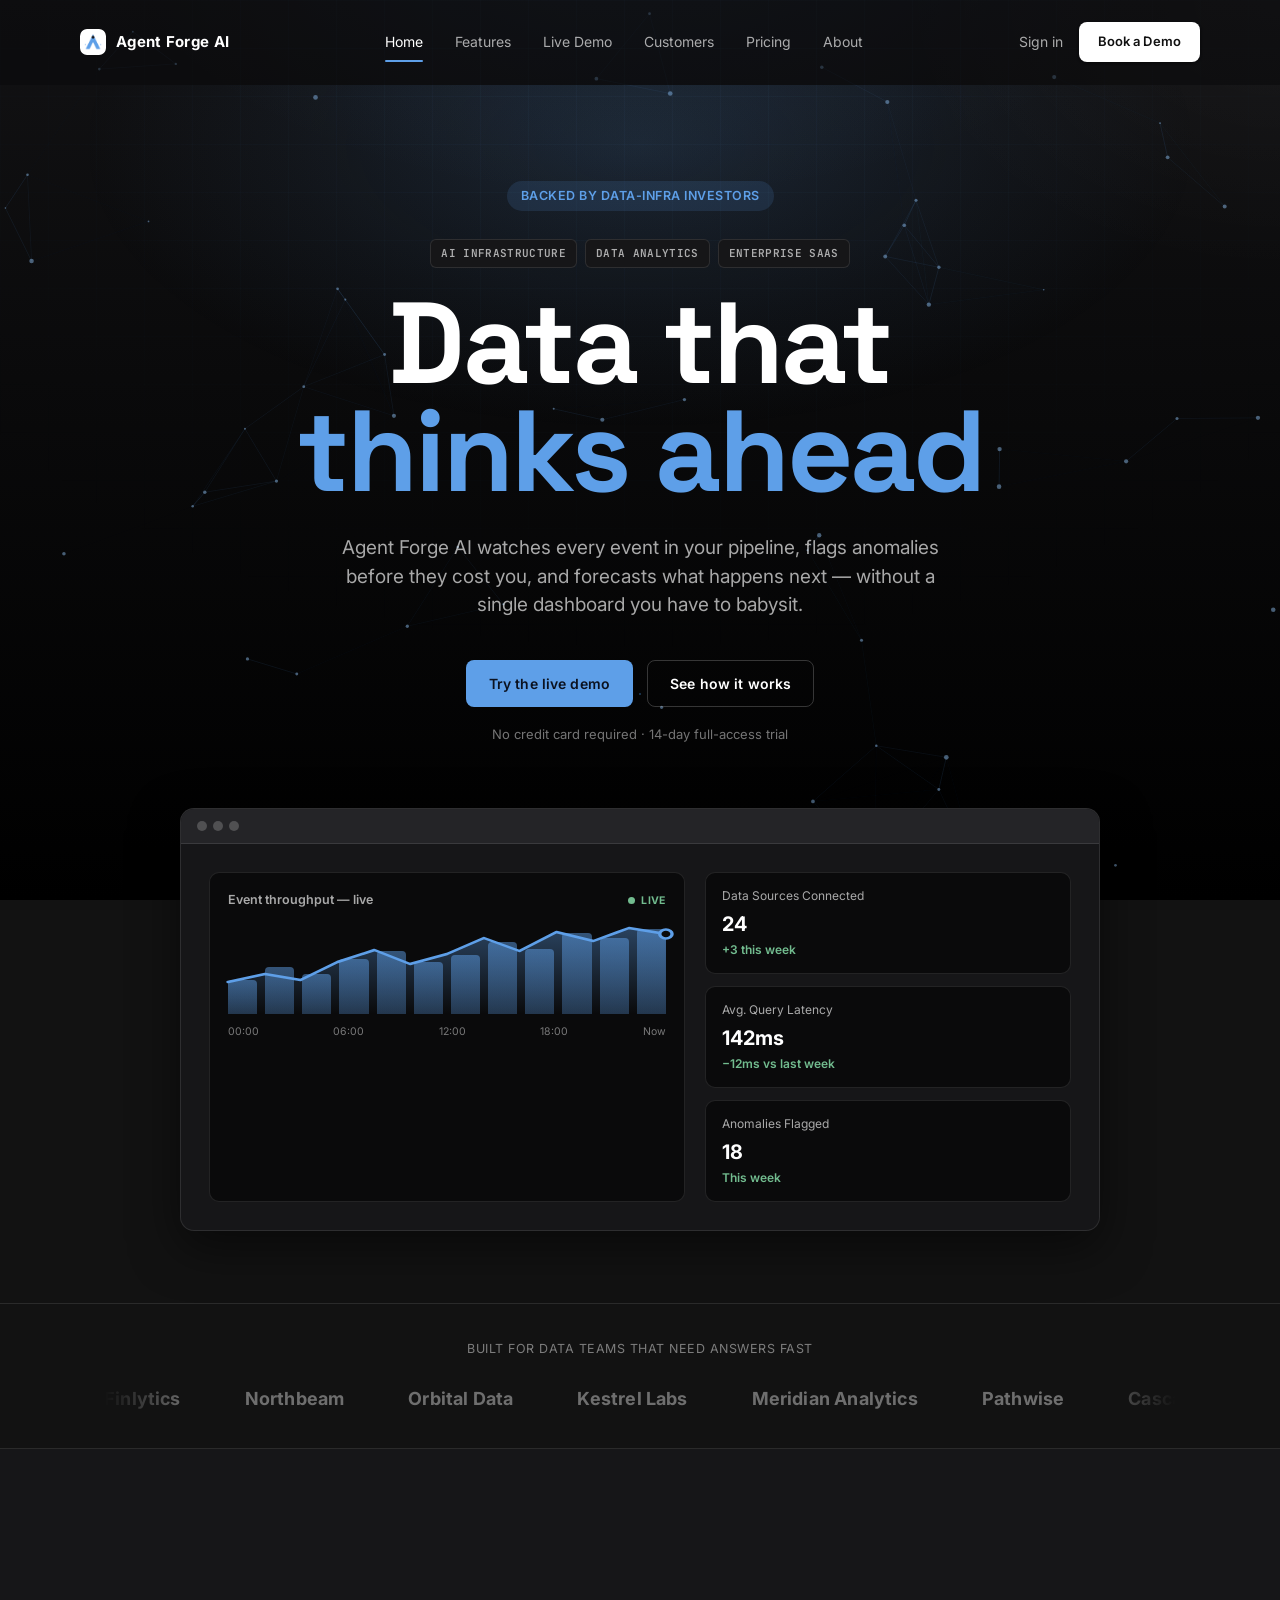
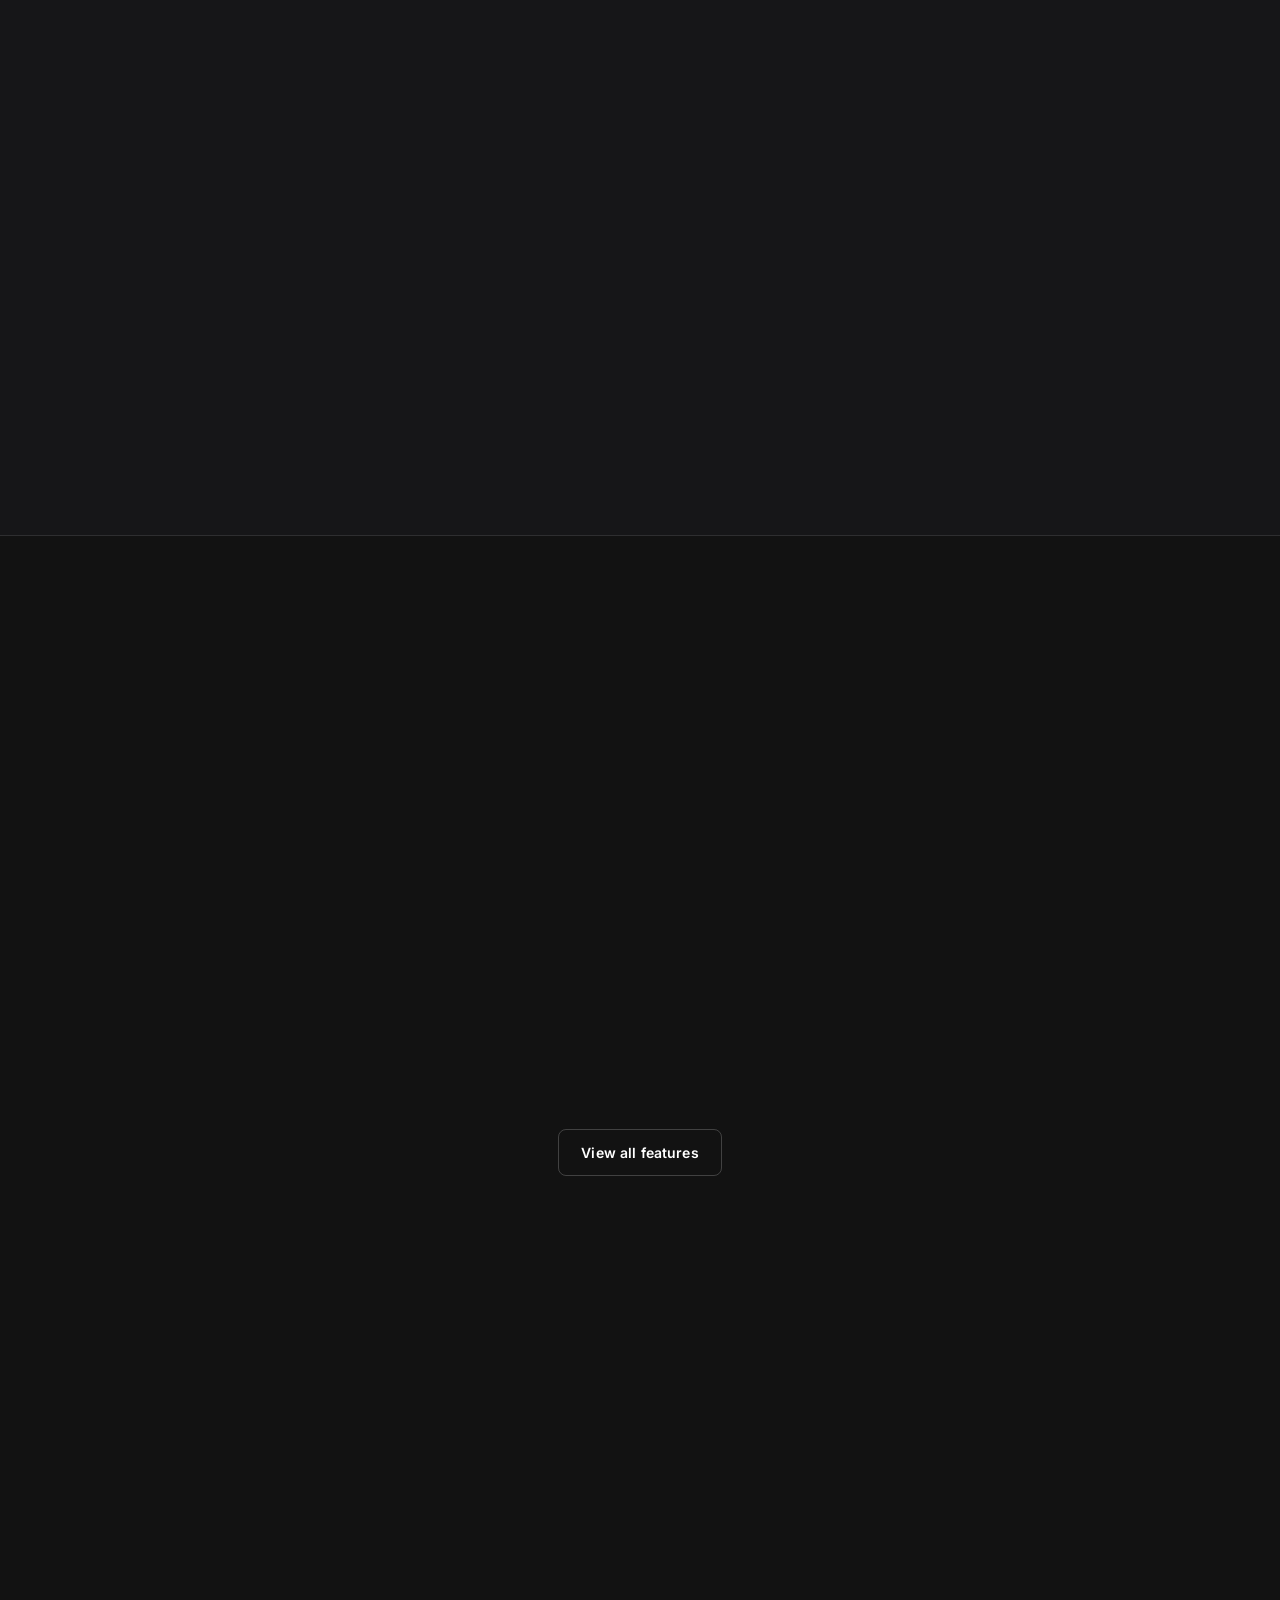
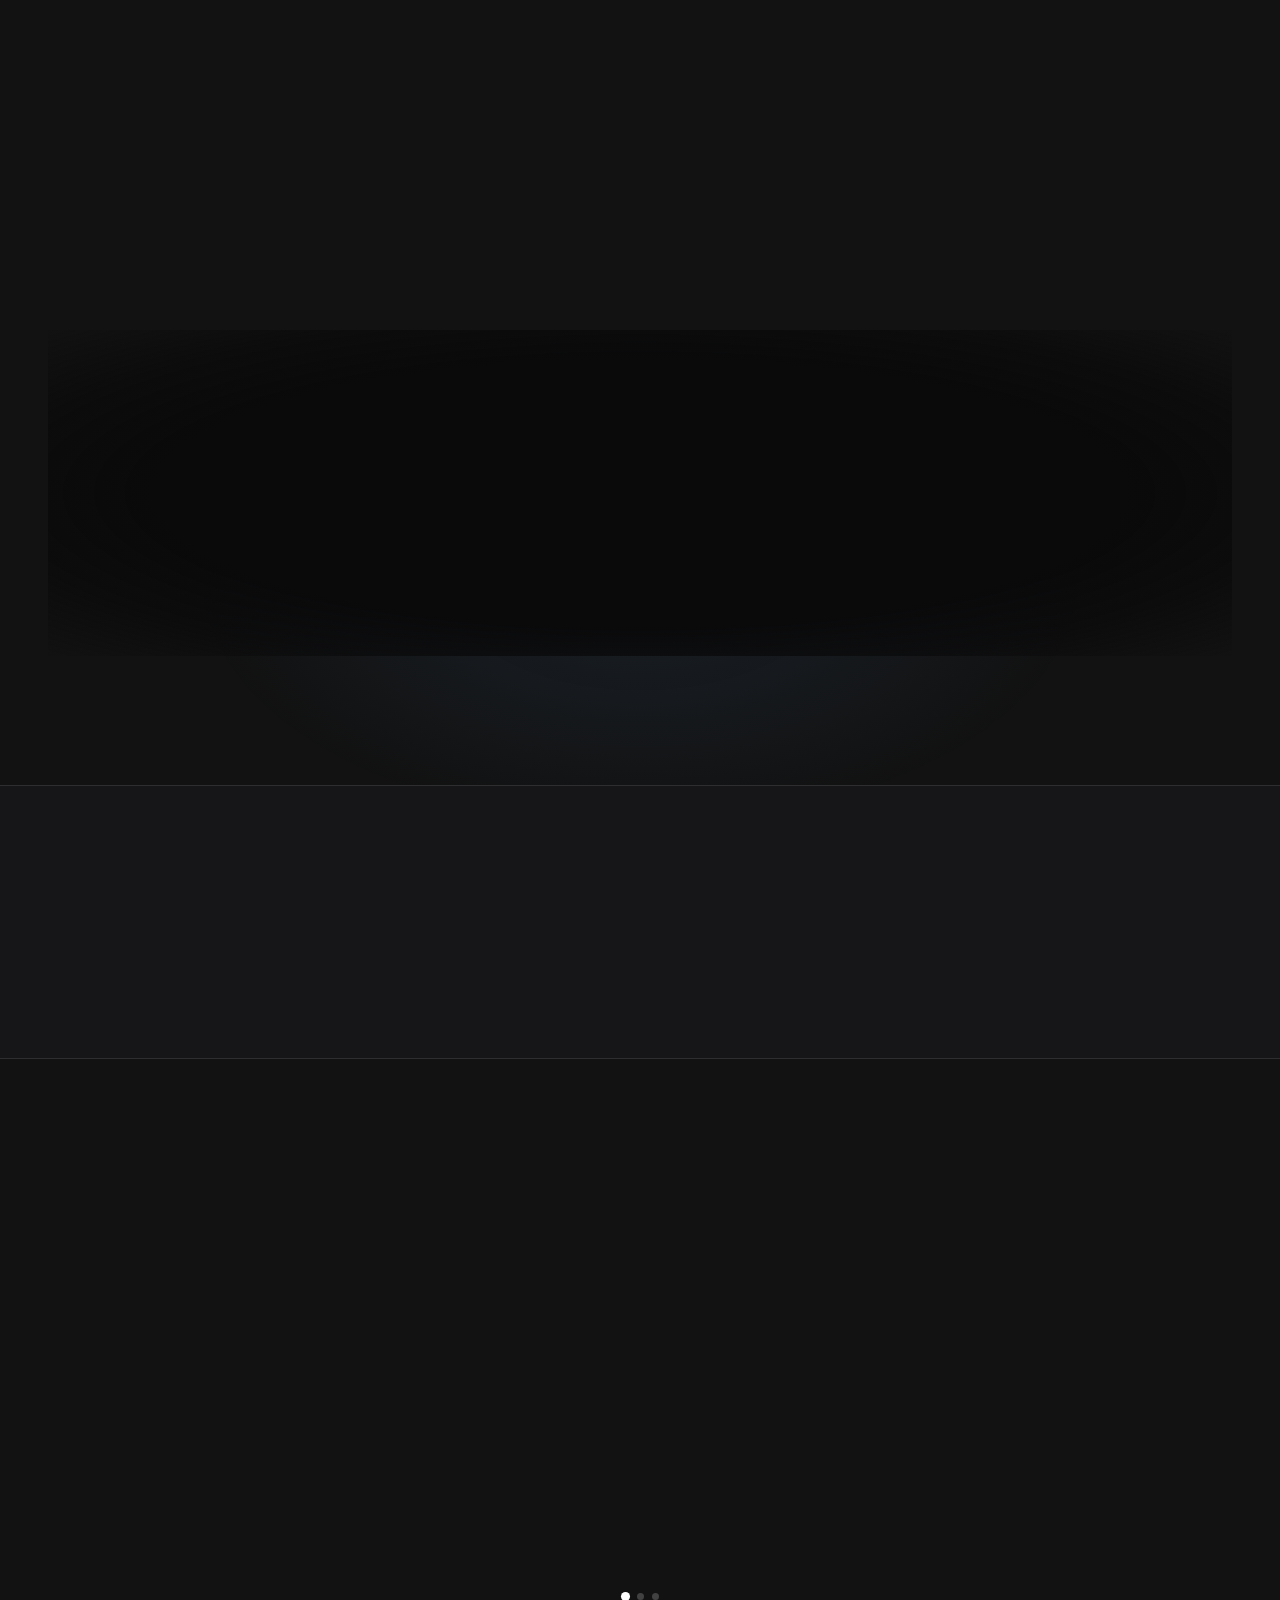
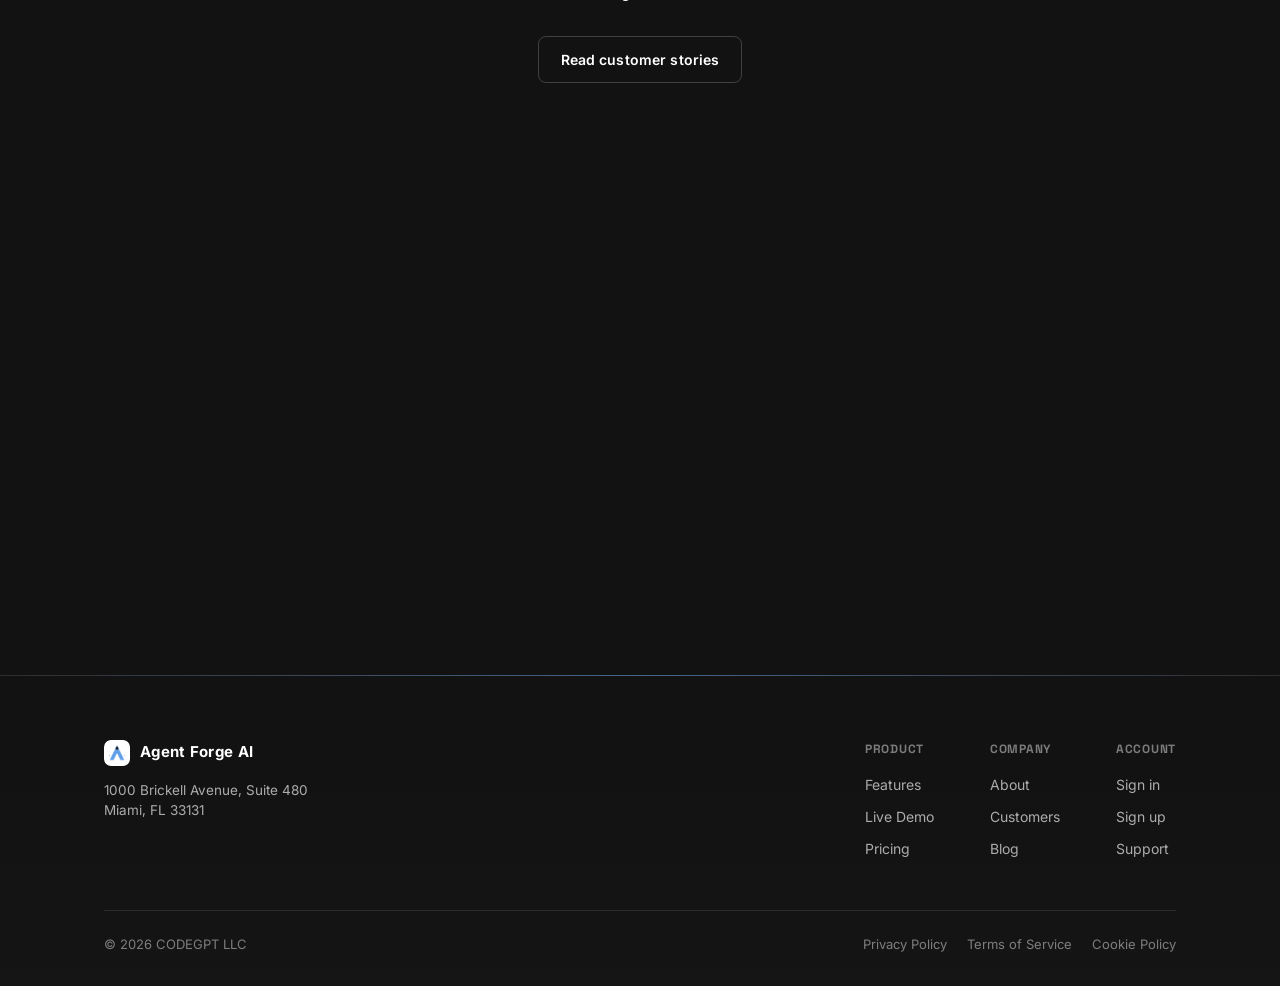
<file: loading.html>
<!DOCTYPE html>
<html lang="en">
<head>
<meta charset="UTF-8" />
<meta name="viewport" content="width=device-width, initial-scale=1.0" />
<title>Loading your workspace — Agent Forge AI</title>
<meta name="color-scheme" content="dark" />
<link rel="preconnect" href="https://fonts.googleapis.com" />
<link rel="preconnect" href="https://fonts.gstatic.com" crossorigin />
<link href="https://fonts.googleapis.com/css2?family=Space+Grotesk:wght@400;500;600;700&family=Inter:wght@400;500;600;700;800&family=JetBrains+Mono:wght@400;500;700&display=swap" rel="stylesheet" />
<link rel="stylesheet" href="assets/styles.css" />
</head>
<body>
<canvas id="aiCanvas" class="ai-bg" aria-hidden="true"></canvas>
<div class="loading-shell" id="loadingRedirect">
  <div class="loading-logo"><img src="assets/images/logo.png" alt="Agent Forge AI logo" class="logo-img" style="width:14px;height:14px;" onerror="this.style.display='none';this.nextElementSibling.style.display='flex';" /><span class="logo-mark" style="display:none;"><svg viewBox="0 0 24 24" fill="none" width="14" height="14"><path d="M7 17L12 7L17 17" stroke="#191919" stroke-width="1.8" stroke-linecap="round" stroke-linejoin="round"/></svg></span>Agent Forge AI</div>
  <div class="loading-bar-track"><div class="loading-bar-fill"></div></div>
  <p style="color:var(--ink-soft);font-size:13.5px;">Setting up your workspace…</p>
</div>
<script src="assets/script.js"></script>
</body>
</html>
</file>
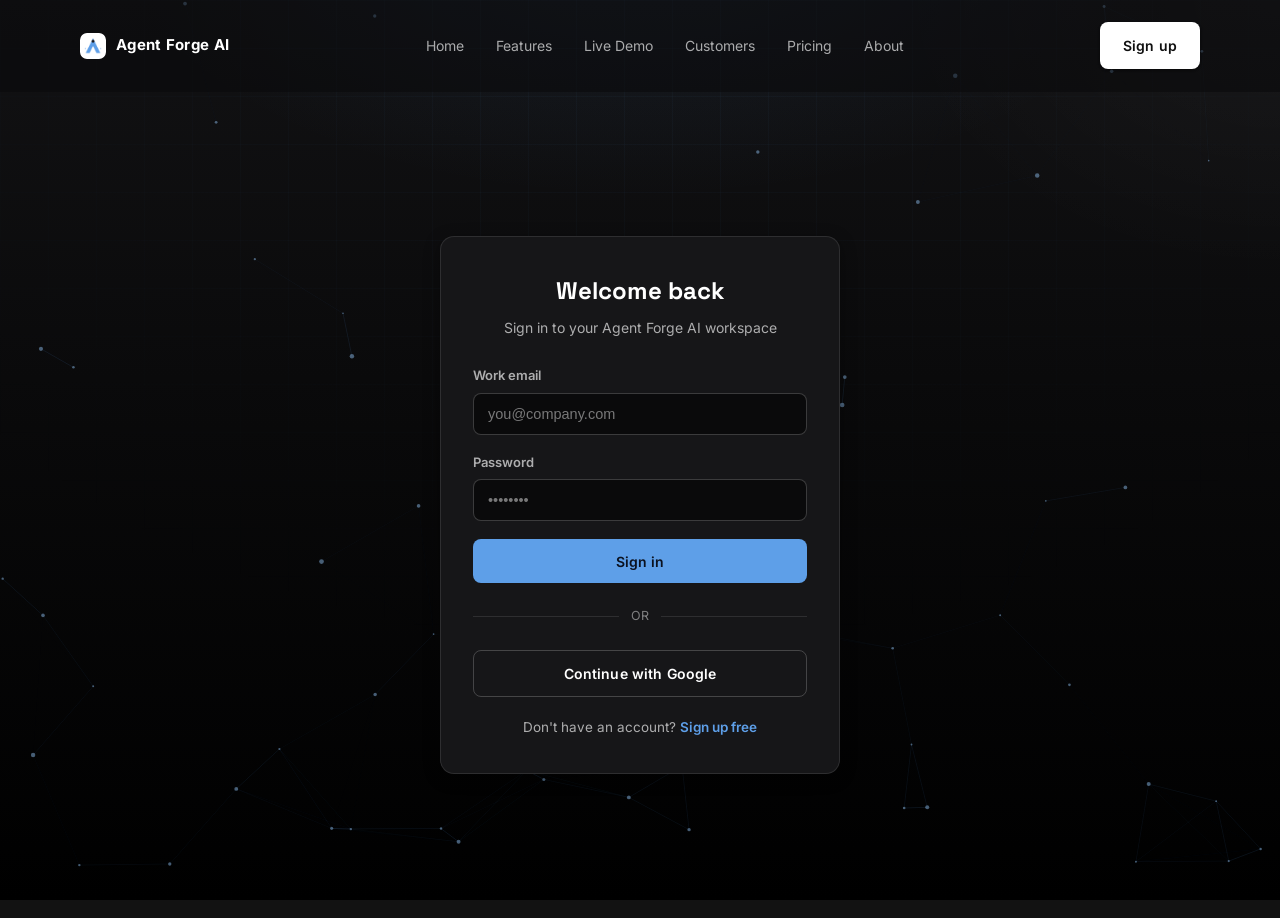
<file: login.html>
<!DOCTYPE html>
<html lang="en">
<head>
<meta charset="UTF-8" />
<meta name="viewport" content="width=device-width, initial-scale=1.0" />
<title>Sign in — Agent Forge AI</title>
<meta name="color-scheme" content="dark" />
<link rel="icon" href="data:image/svg+xml,%3Csvg xmlns='http://www.w3.org/2000/svg' viewBox='0 0 24 24'%3E%3Crect width='24' height='24' rx='6' fill='%23191919'/%3E%3Cpath d='M7 17L12 7L17 17' stroke='%235E9FE8' stroke-width='1.6' fill='none' stroke-linecap='round' stroke-linejoin='round'/%3E%3C/svg%3E" />
<link rel="preconnect" href="https://fonts.googleapis.com" />
<link rel="preconnect" href="https://fonts.gstatic.com" crossorigin />
<link href="https://fonts.googleapis.com/css2?family=Space+Grotesk:wght@400;500;600;700&family=Inter:wght@400;500;600;700;800&family=JetBrains+Mono:wght@400;500;700&display=swap" rel="stylesheet" />
<link rel="stylesheet" href="assets/styles.css" />
</head>
<body>
<canvas id="aiCanvas" class="ai-bg" aria-hidden="true"></canvas>
<header class="nav" id="siteNav">
  <div class="wrap nav-inner">
    <a href="index.html" class="logo"><img src="assets/images/logo.png" alt="Agent Forge AI logo" class="logo-img" onerror="this.style.display='none';this.nextElementSibling.style.display='flex';" /><span class="logo-mark" style="display:none;"><svg viewBox="0 0 24 24" fill="none"><path d="M7 17L12 7L17 17" stroke="#191919" stroke-width="1.8" stroke-linecap="round" stroke-linejoin="round"/></svg></span>Agent Forge AI</a>
    <nav class="links">
      <a href="index.html">Home</a>
      <a href="features.html">Features</a>
      <a href="demo.html">Live Demo</a>
      <a href="customers.html">Customers</a>
      <a href="pricing.html">Pricing</a>
      <a href="about.html">About</a>
    </nav>
    <div class="nav-cta">
      <a href="signup.html" class="btn btn-primary"><span class="btn-label">Sign up</span></a>
    </div>
    <button class="menu-toggle" aria-label="Menu"><svg width="22" height="22" viewBox="0 0 24 24" fill="none" stroke="currentColor" stroke-width="2"><path d="M3 6h18M3 12h18M3 18h18"/></svg></button>
  </div>
</header>

<div class="auth-shell">
  <div class="auth-card">
    <h1>Welcome back</h1>
    <p class="auth-sub">Sign in to your Agent Forge AI workspace</p>
    <form id="loginForm" novalidate>
      <div class="form-banner"></div>
      <div class="field">
        <label for="loginEmail">Work email</label>
        <input id="loginEmail" type="email" required placeholder="you@company.com" />
        <div class="err-msg">Enter a valid email address.</div>
      </div>
      <div class="field">
        <label for="loginPassword">Password</label>
        <input id="loginPassword" type="password" required placeholder="••••••••" />
        <div class="err-msg">Password is required.</div>
      </div>
      <button type="submit" class="btn btn-accent btn-block"><span class="btn-label">Sign in</span><span class="spinner"></span></button>
    </form>
    <div class="auth-divider">OR</div>
    <a href="#" class="btn btn-outline btn-block">Continue with Google</a>
    <div class="auth-foot">Don't have an account? <a href="signup.html">Sign up free</a></div>
  </div>
</div>

<script src="assets/script.js"></script>
</body>
</html>
</file>
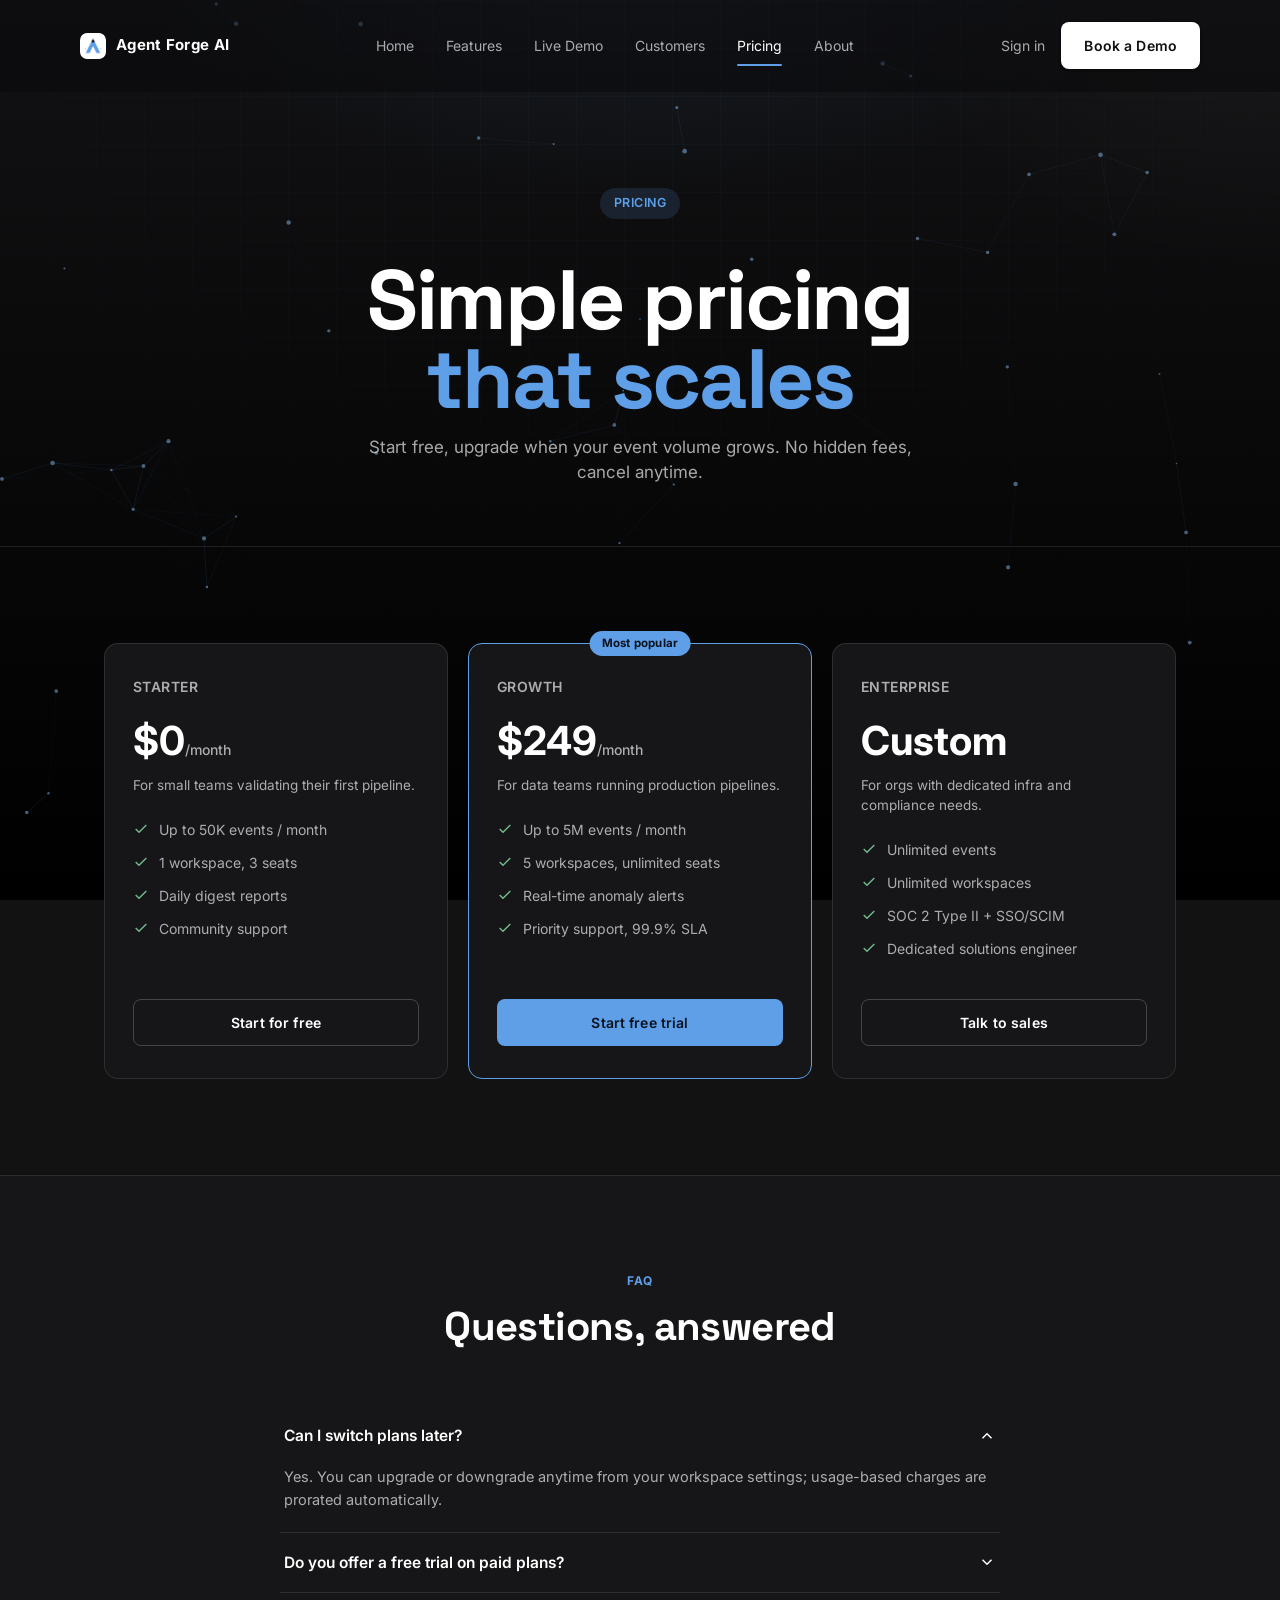
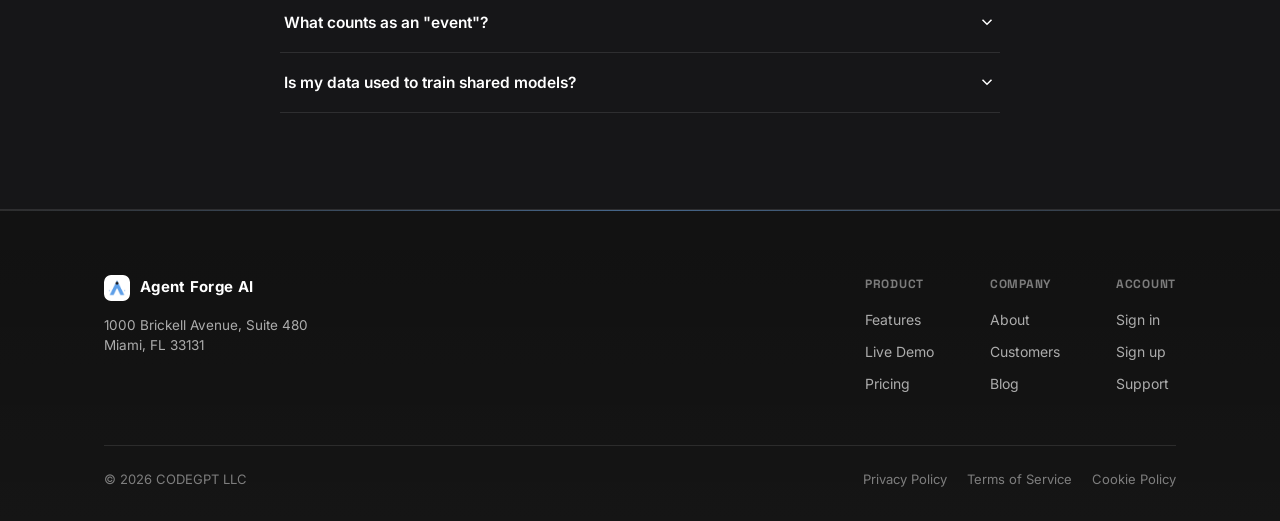
<file: pricing.html>
<!DOCTYPE html>
<html lang="en">
<head>
<meta charset="UTF-8" />
<meta name="viewport" content="width=device-width, initial-scale=1.0" />
<title>Pricing — Agent Forge AI</title>
<meta name="color-scheme" content="dark" />
<link rel="icon" href="data:image/svg+xml,%3Csvg xmlns='http://www.w3.org/2000/svg' viewBox='0 0 24 24'%3E%3Crect width='24' height='24' rx='6' fill='%23191919'/%3E%3Cpath d='M7 17L12 7L17 17' stroke='%235E9FE8' stroke-width='1.6' fill='none' stroke-linecap='round' stroke-linejoin='round'/%3E%3C/svg%3E" />
<link rel="preconnect" href="https://fonts.googleapis.com" />
<link rel="preconnect" href="https://fonts.gstatic.com" crossorigin />
<link href="https://fonts.googleapis.com/css2?family=Space+Grotesk:wght@400;500;600;700&family=Inter:wght@400;500;600;700;800&family=JetBrains+Mono:wght@400;500;700&display=swap" rel="stylesheet" />
<link rel="stylesheet" href="assets/styles.css" />
</head>
<body>
<canvas id="aiCanvas" class="ai-bg" aria-hidden="true"></canvas>
<header class="nav" id="siteNav">
  <div class="wrap nav-inner">
    <a href="index.html" class="logo"><img src="assets/images/logo.png" alt="Agent Forge AI logo" class="logo-img" onerror="this.style.display='none';this.nextElementSibling.style.display='flex';" /><span class="logo-mark" style="display:none;"><svg viewBox="0 0 24 24" fill="none"><path d="M7 17L12 7L17 17" stroke="#191919" stroke-width="1.8" stroke-linecap="round" stroke-linejoin="round"/></svg></span>Agent Forge AI</a>
    <nav class="links">
      <a href="index.html">Home</a>
      <a href="features.html">Features</a>
      <a href="demo.html">Live Demo</a>
      <a href="customers.html">Customers</a>
      <a href="pricing.html" class="current">Pricing</a>
      <a href="about.html">About</a>
    </nav>
    <div class="nav-cta">
      <a href="login.html" class="nav-signin">Sign in</a>
      <a href="signup.html" class="btn btn-primary"><span class="btn-label">Book a Demo</span><span class="spinner"></span></a>
    </div>
    <button class="menu-toggle" aria-label="Menu"><svg width="22" height="22" viewBox="0 0 24 24" fill="none" stroke="currentColor" stroke-width="2"><path d="M3 6h18M3 12h18M3 18h18"/></svg></button>
  </div>
</header>

<main>
  <div class="page-header">
      <span class="hero-ring r1"></span>
      <span class="hero-ring r2"></span>
      <span class="hero-ring r3"></span>
    <div class="wrap">
      <span class="hero-eyebrow">Pricing</span>
      <h1 class="kinetic-block">
      <span class="k-line k-xl">Simple pricing</span>
      <span class="k-line k-xl k-accent">that scales</span>
      </h1>
      <p>Start free, upgrade when your event volume grows. No hidden fees, cancel anytime.</p>
    </div>
  </div>

  <section>
    <div class="wrap">
      <div class="pricing-grid reveal-stagger">
        <div class="price-card">
          <div class="price-tier">Starter</div>
          <div class="price-amount">$0<span>/month</span></div>
          <div class="price-desc">For small teams validating their first pipeline.</div>
          <ul class="price-features">
            <li><svg viewBox="0 0 24 24" fill="none" stroke="currentColor" stroke-width="2"><path d="M20 6L9 17l-5-5"/></svg>Up to 50K events / month</li>
            <li><svg viewBox="0 0 24 24" fill="none" stroke="currentColor" stroke-width="2"><path d="M20 6L9 17l-5-5"/></svg>1 workspace, 3 seats</li>
            <li><svg viewBox="0 0 24 24" fill="none" stroke="currentColor" stroke-width="2"><path d="M20 6L9 17l-5-5"/></svg>Daily digest reports</li>
            <li><svg viewBox="0 0 24 24" fill="none" stroke="currentColor" stroke-width="2"><path d="M20 6L9 17l-5-5"/></svg>Community support</li>
          </ul>
          <a href="signup.html" class="btn btn-outline btn-block">Start for free</a>
        </div>
        <div class="price-card featured">
          <span class="price-badge">Most popular</span>
          <div class="price-tier">Growth</div>
          <div class="price-amount">$249<span>/month</span></div>
          <div class="price-desc">For data teams running production pipelines.</div>
          <ul class="price-features">
            <li><svg viewBox="0 0 24 24" fill="none" stroke="currentColor" stroke-width="2"><path d="M20 6L9 17l-5-5"/></svg>Up to 5M events / month</li>
            <li><svg viewBox="0 0 24 24" fill="none" stroke="currentColor" stroke-width="2"><path d="M20 6L9 17l-5-5"/></svg>5 workspaces, unlimited seats</li>
            <li><svg viewBox="0 0 24 24" fill="none" stroke="currentColor" stroke-width="2"><path d="M20 6L9 17l-5-5"/></svg>Real-time anomaly alerts</li>
            <li><svg viewBox="0 0 24 24" fill="none" stroke="currentColor" stroke-width="2"><path d="M20 6L9 17l-5-5"/></svg>Priority support, 99.9% SLA</li>
          </ul>
          <a href="signup.html" class="btn btn-accent btn-block">Start free trial</a>
        </div>
        <div class="price-card">
          <div class="price-tier">Enterprise</div>
          <div class="price-amount">Custom</div>
          <div class="price-desc">For orgs with dedicated infra and compliance needs.</div>
          <ul class="price-features">
            <li><svg viewBox="0 0 24 24" fill="none" stroke="currentColor" stroke-width="2"><path d="M20 6L9 17l-5-5"/></svg>Unlimited events</li>
            <li><svg viewBox="0 0 24 24" fill="none" stroke="currentColor" stroke-width="2"><path d="M20 6L9 17l-5-5"/></svg>Unlimited workspaces</li>
            <li><svg viewBox="0 0 24 24" fill="none" stroke="currentColor" stroke-width="2"><path d="M20 6L9 17l-5-5"/></svg>SOC 2 Type II + SSO/SCIM</li>
            <li><svg viewBox="0 0 24 24" fill="none" stroke="currentColor" stroke-width="2"><path d="M20 6L9 17l-5-5"/></svg>Dedicated solutions engineer</li>
          </ul>
          <a href="#" class="btn btn-outline btn-block">Talk to sales</a>
        </div>
      </div>
    </div>
  </section>

  <section style="background:var(--surface);border-top:1px solid var(--border-soft);border-bottom:1px solid var(--border-soft);">
    <div class="wrap">
      <div class="section-head reveal">
        <div class="section-eyebrow">FAQ</div>
        <h2>Questions, answered</h2>
      </div>
      <div class="faq-list reveal">
        <div class="faq-item open">
          <button class="faq-q">Can I switch plans later?<svg class="chev" width="18" height="18" viewBox="0 0 24 24" fill="none" stroke="currentColor" stroke-width="2"><path d="M6 9l6 6 6-6"/></svg></button>
          <div class="faq-a-wrap"><div class="faq-a-inner"><p class="faq-a">Yes. You can upgrade or downgrade anytime from your workspace settings; usage-based charges are prorated automatically.</p></div></div>
        </div>
        <div class="faq-item">
          <button class="faq-q">Do you offer a free trial on paid plans?<svg class="chev" width="18" height="18" viewBox="0 0 24 24" fill="none" stroke="currentColor" stroke-width="2"><path d="M6 9l6 6 6-6"/></svg></button>
          <div class="faq-a-wrap"><div class="faq-a-inner"><p class="faq-a">Growth plan comes with a 14-day full-access trial, no credit card required. Enterprise trials are scoped with your solutions engineer.</p></div></div>
        </div>
        <div class="faq-item">
          <button class="faq-q">What counts as an "event"?<svg class="chev" width="18" height="18" viewBox="0 0 24 24" fill="none" stroke="currentColor" stroke-width="2"><path d="M6 9l6 6 6-6"/></svg></button>
          <div class="faq-a-wrap"><div class="faq-a-inner"><p class="faq-a">Any row ingested into your pipeline — an API call, a warehouse row change, or a streaming message — counts as one event.</p></div></div>
        </div>
        <div class="faq-item">
          <button class="faq-q">Is my data used to train shared models?<svg class="chev" width="18" height="18" viewBox="0 0 24 24" fill="none" stroke="currentColor" stroke-width="2"><path d="M6 9l6 6 6-6"/></svg></button>
          <div class="faq-a-wrap"><div class="faq-a-inner"><p class="faq-a">No. Every workspace gets isolated, tenant-specific models. Nothing is pooled or shared across customers.</p></div></div>
        </div>
      </div>
    </div>
  </section>
</main>

<footer>
  <div class="wrap">
    <div class="footer-top">
      <div><a href="index.html" class="logo"><img src="assets/images/logo.png" alt="Agent Forge AI logo" class="logo-img" onerror="this.style.display='none';this.nextElementSibling.style.display='flex';" /><span class="logo-mark" style="display:none;"><svg viewBox="0 0 24 24" fill="none"><path d="M7 17L12 7L17 17" stroke="#191919" stroke-width="1.8" stroke-linecap="round" stroke-linejoin="round"/></svg></span>Agent Forge AI</a><p style="color:var(--ink-soft);font-size:13.5px;max-width:300px;margin-top:14px;">1000 Brickell Avenue, Suite 480<br/>Miami, FL 33131</p></div>
      <div class="footer-cols">
        <div class="footer-col"><h4>Product</h4><a href="features.html">Features</a><a href="demo.html">Live Demo</a><a href="pricing.html">Pricing</a></div>
        <div class="footer-col"><h4>Company</h4><a href="about.html">About</a><a href="customers.html">Customers</a><a href="blog.html">Blog</a></div>
        <div class="footer-col"><h4>Account</h4><a href="login.html">Sign in</a><a href="signup.html">Sign up</a><a href="support.html">Support</a></div>
      </div>
    </div>
    <div class="footer-bottom"><span>© <span class="js-year">2026</span> CODEGPT LLC</span><div class="footer-legal"><a href="privacy.html">Privacy Policy</a><a href="terms.html">Terms of Service</a><a href="cookies.html">Cookie Policy</a></div></div>
  </div>
</footer>

<div class="cookie-banner" id="cookieBanner"><p>We use cookies to improve your experience and analyze traffic. See our <a href="cookies.html" style="color:var(--accent);">Cookie Policy</a> for details.</p><div class="cookie-actions"><button class="reject" id="cookieReject">Reject</button><button class="accept" id="cookieAccept">Accept</button></div></div>

<script src="assets/script.js"></script>
</body>
</html>
</file>
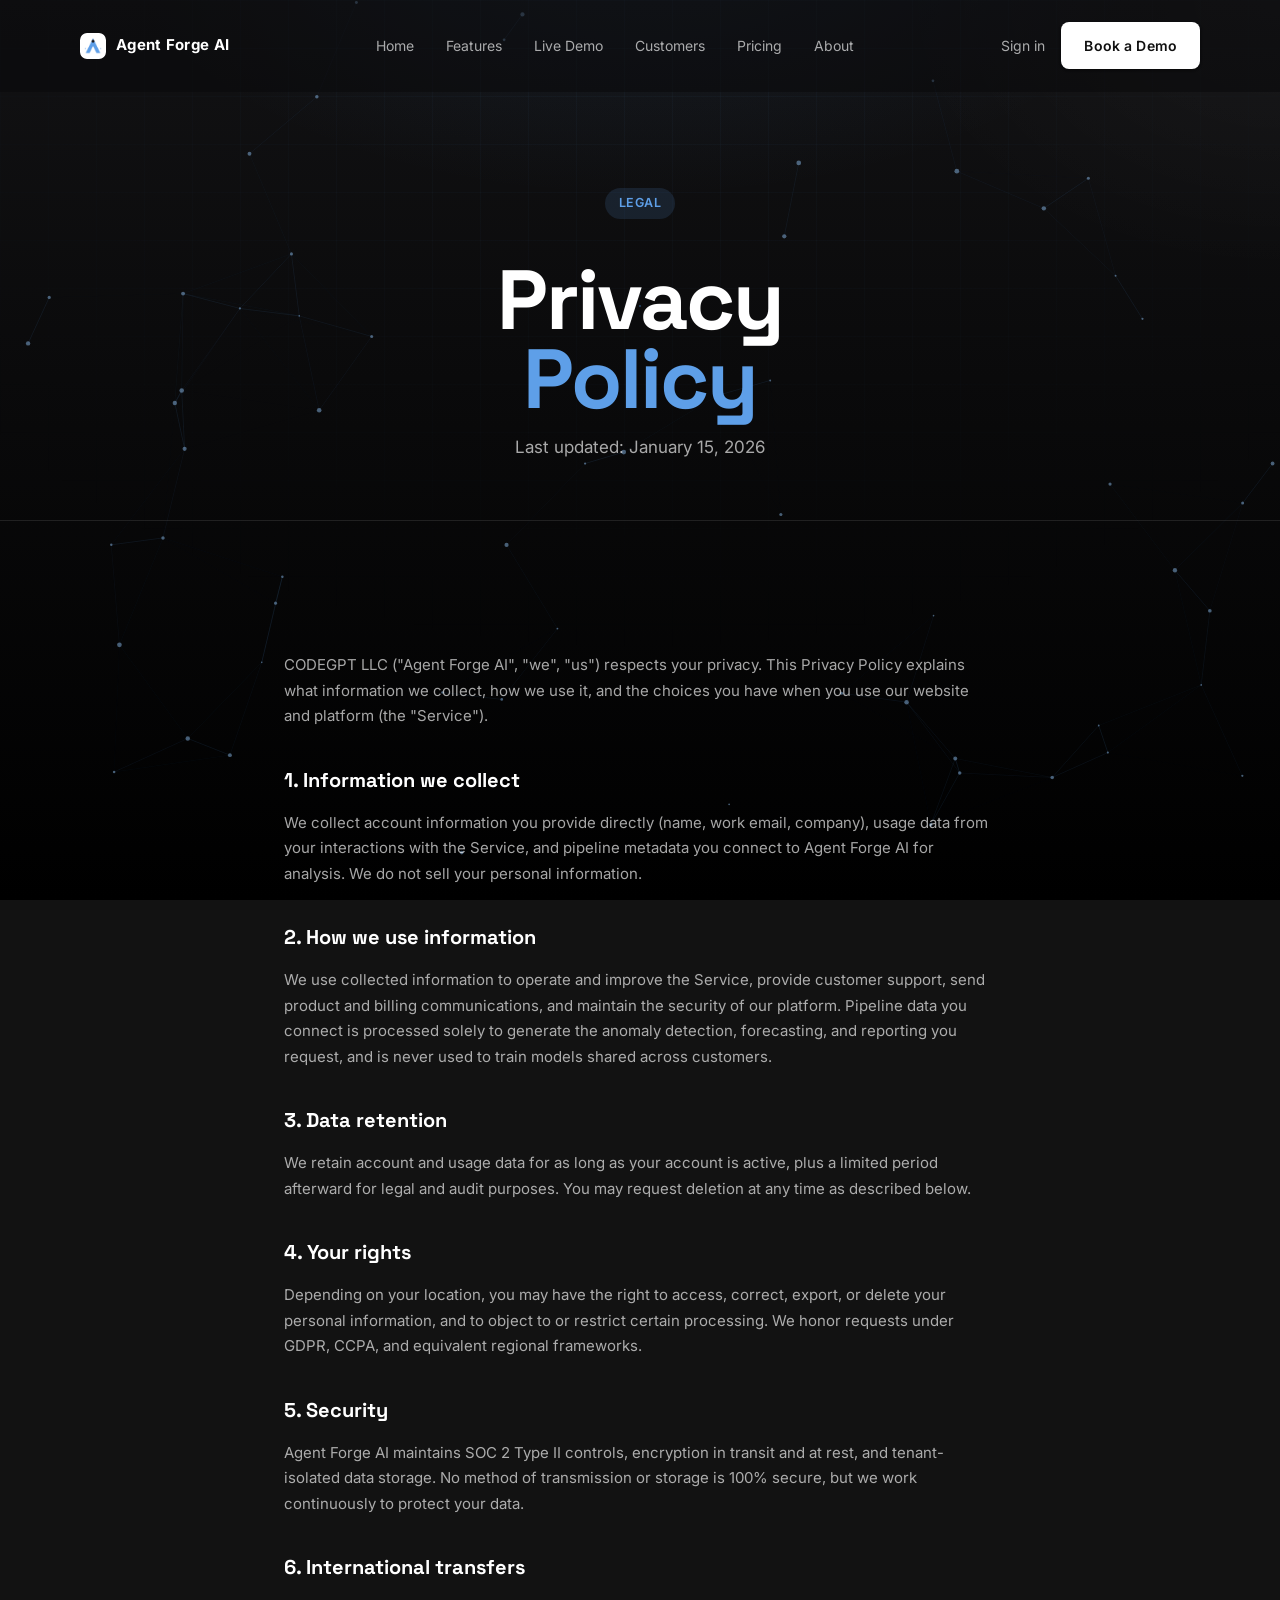
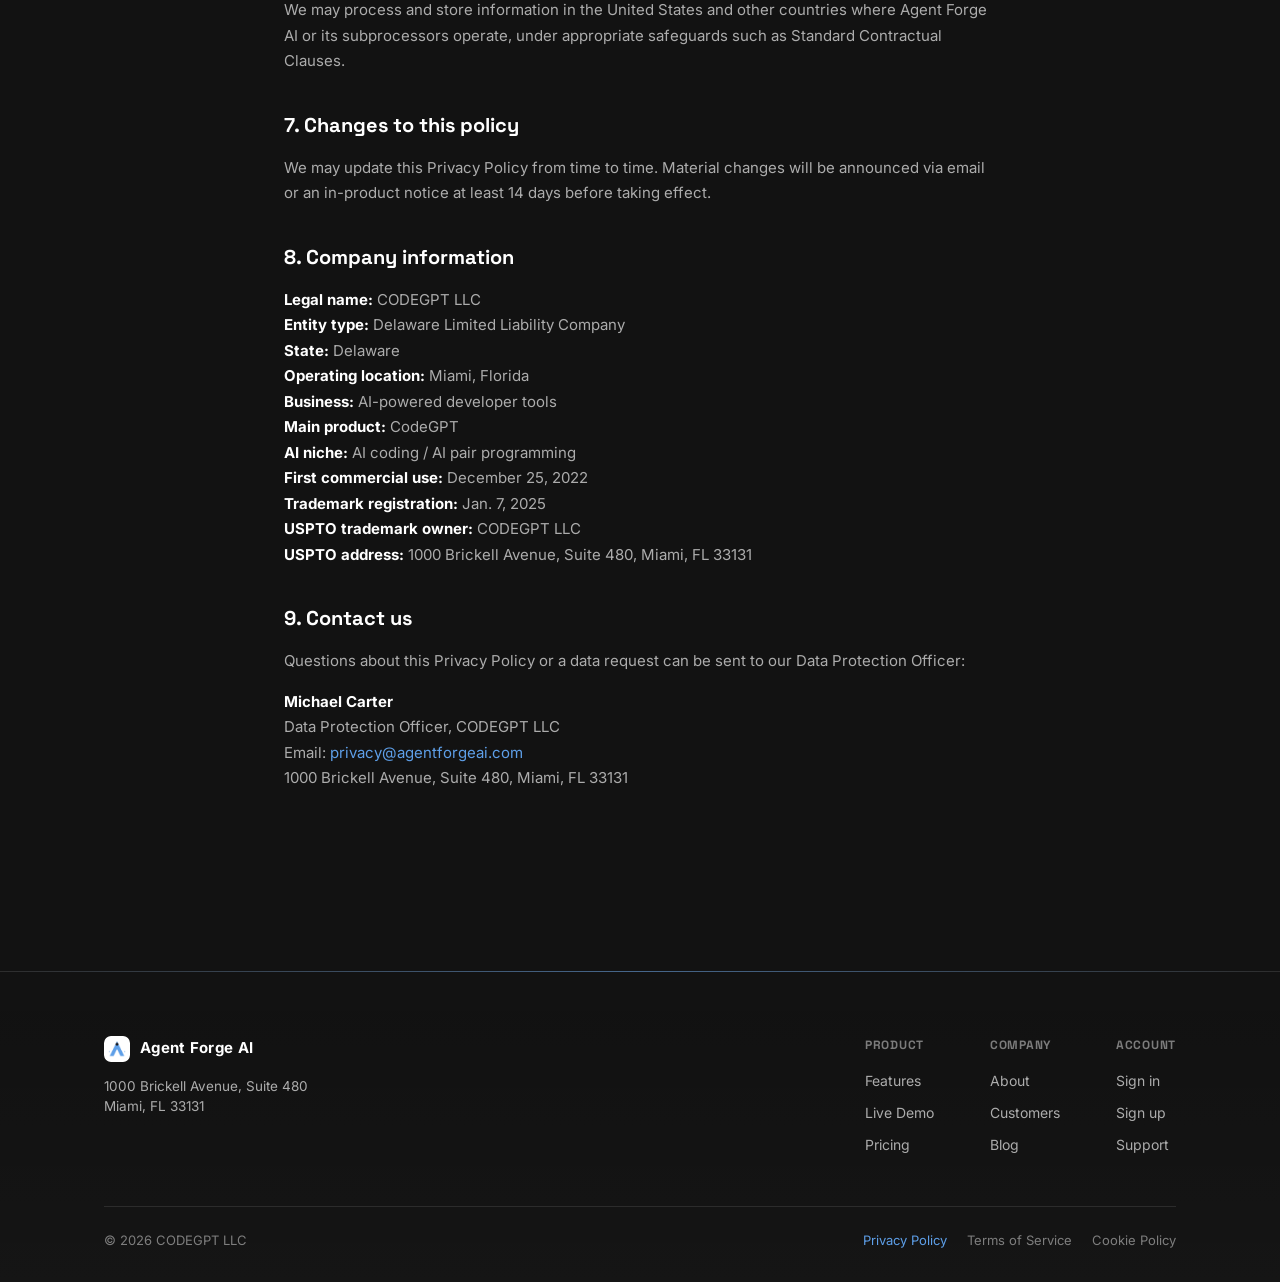
<file: privacy.html>
<!DOCTYPE html>
<html lang="en">
<head>
<meta charset="UTF-8" />
<meta name="viewport" content="width=device-width, initial-scale=1.0" />
<title>Privacy Policy — Agent Forge AI</title>
<meta name="color-scheme" content="dark" />
<link rel="icon" href="data:image/svg+xml,%3Csvg xmlns='http://www.w3.org/2000/svg' viewBox='0 0 24 24'%3E%3Crect width='24' height='24' rx='6' fill='%23191919'/%3E%3Cpath d='M7 17L12 7L17 17' stroke='%235E9FE8' stroke-width='1.6' fill='none' stroke-linecap='round' stroke-linejoin='round'/%3E%3C/svg%3E" />
<link rel="preconnect" href="https://fonts.googleapis.com" />
<link rel="preconnect" href="https://fonts.gstatic.com" crossorigin />
<link href="https://fonts.googleapis.com/css2?family=Space+Grotesk:wght@400;500;600;700&family=Inter:wght@400;500;600;700;800&family=JetBrains+Mono:wght@400;500;700&display=swap" rel="stylesheet" />
<link rel="stylesheet" href="assets/styles.css" />
</head>
<body>
<canvas id="aiCanvas" class="ai-bg" aria-hidden="true"></canvas>
<header class="nav" id="siteNav">
  <div class="wrap nav-inner">
    <a href="index.html" class="logo"><img src="assets/images/logo.png" alt="Agent Forge AI logo" class="logo-img" onerror="this.style.display='none';this.nextElementSibling.style.display='flex';" /><span class="logo-mark" style="display:none;"><svg viewBox="0 0 24 24" fill="none"><path d="M7 17L12 7L17 17" stroke="#191919" stroke-width="1.8" stroke-linecap="round" stroke-linejoin="round"/></svg></span>Agent Forge AI</a>
    <nav class="links">
      <a href="index.html">Home</a>
      <a href="features.html">Features</a>
      <a href="demo.html">Live Demo</a>
      <a href="customers.html">Customers</a>
      <a href="pricing.html">Pricing</a>
      <a href="about.html">About</a>
    </nav>
    <div class="nav-cta">
      <a href="login.html" class="nav-signin">Sign in</a>
      <a href="signup.html" class="btn btn-primary"><span class="btn-label">Book a Demo</span><span class="spinner"></span></a>
    </div>
    <button class="menu-toggle" aria-label="Menu"><svg width="22" height="22" viewBox="0 0 24 24" fill="none" stroke="currentColor" stroke-width="2"><path d="M3 6h18M3 12h18M3 18h18"/></svg></button>
  </div>
</header>

<main>
  <div class="page-header">
      <span class="hero-ring r1"></span>
      <span class="hero-ring r2"></span>
      <span class="hero-ring r3"></span>
    <div class="wrap">
      <span class="hero-eyebrow">Legal</span>
      <h1 class="kinetic-block">
      <span class="k-line k-xl">Privacy</span>
      <span class="k-line k-xl k-accent">Policy</span>
      </h1>
      <p>Last updated: January 15, 2026</p>
    </div>
  </div>

  <section>
    <div class="wrap" style="max-width:760px;">
      <div class="legal-doc reveal">
        <p>CODEGPT LLC ("Agent Forge AI", "we", "us") respects your privacy. This Privacy Policy explains what information we collect, how we use it, and the choices you have when you use our website and platform (the "Service").</p>

        <h3>1. Information we collect</h3>
        <p>We collect account information you provide directly (name, work email, company), usage data from your interactions with the Service, and pipeline metadata you connect to Agent Forge AI for analysis. We do not sell your personal information.</p>

        <h3>2. How we use information</h3>
        <p>We use collected information to operate and improve the Service, provide customer support, send product and billing communications, and maintain the security of our platform. Pipeline data you connect is processed solely to generate the anomaly detection, forecasting, and reporting you request, and is never used to train models shared across customers.</p>

        <h3>3. Data retention</h3>
        <p>We retain account and usage data for as long as your account is active, plus a limited period afterward for legal and audit purposes. You may request deletion at any time as described below.</p>

        <h3>4. Your rights</h3>
        <p>Depending on your location, you may have the right to access, correct, export, or delete your personal information, and to object to or restrict certain processing. We honor requests under GDPR, CCPA, and equivalent regional frameworks.</p>

        <h3>5. Security</h3>
        <p>Agent Forge AI maintains SOC 2 Type II controls, encryption in transit and at rest, and tenant-isolated data storage. No method of transmission or storage is 100% secure, but we work continuously to protect your data.</p>

        <h3>6. International transfers</h3>
        <p>We may process and store information in the United States and other countries where Agent Forge AI or its subprocessors operate, under appropriate safeguards such as Standard Contractual Clauses.</p>

        <h3>7. Changes to this policy</h3>
        <p>We may update this Privacy Policy from time to time. Material changes will be announced via email or an in-product notice at least 14 days before taking effect.</p>

        <h3>8. Company information</h3>
        <p><strong>Legal name:</strong> CODEGPT LLC<br/><strong>Entity type:</strong> Delaware Limited Liability Company<br/><strong>State:</strong> Delaware<br/><strong>Operating location:</strong> Miami, Florida<br/><strong>Business:</strong> AI-powered developer tools<br/><strong>Main product:</strong> CodeGPT<br/><strong>AI niche:</strong> AI coding / AI pair programming<br/><strong>First commercial use:</strong> December 25, 2022<br/><strong>Trademark registration:</strong> Jan. 7, 2025<br/><strong>USPTO trademark owner:</strong> CODEGPT LLC<br/><strong>USPTO address:</strong> 1000 Brickell Avenue, Suite 480, Miami, FL 33131</p>

        <h3>9. Contact us</h3>
        <p>Questions about this Privacy Policy or a data request can be sent to our Data Protection Officer:</p>
        <p><strong>Michael Carter</strong><br/>Data Protection Officer, CODEGPT LLC<br/>Email: <a href="mailto:privacy@agentforgeai.com" style="color:var(--accent);">privacy@agentforgeai.com</a><br/>1000 Brickell Avenue, Suite 480, Miami, FL 33131</p>
      </div>
    </div>
  </section>
</main>

<footer>
  <div class="wrap">
    <div class="footer-top">
      <div><a href="index.html" class="logo"><img src="assets/images/logo.png" alt="Agent Forge AI logo" class="logo-img" onerror="this.style.display='none';this.nextElementSibling.style.display='flex';" /><span class="logo-mark" style="display:none;"><svg viewBox="0 0 24 24" fill="none"><path d="M7 17L12 7L17 17" stroke="#191919" stroke-width="1.8" stroke-linecap="round" stroke-linejoin="round"/></svg></span>Agent Forge AI</a><p style="color:var(--ink-soft);font-size:13.5px;max-width:300px;margin-top:14px;">1000 Brickell Avenue, Suite 480<br/>Miami, FL 33131</p></div>
      <div class="footer-cols">
        <div class="footer-col"><h4>Product</h4><a href="features.html">Features</a><a href="demo.html">Live Demo</a><a href="pricing.html">Pricing</a></div>
        <div class="footer-col"><h4>Company</h4><a href="about.html">About</a><a href="customers.html">Customers</a><a href="blog.html">Blog</a></div>
        <div class="footer-col"><h4>Account</h4><a href="login.html">Sign in</a><a href="signup.html">Sign up</a><a href="support.html">Support</a></div>
      </div>
    </div>
    <div class="footer-bottom"><span>© <span class="js-year">2026</span> CODEGPT LLC</span><div class="footer-legal"><a href="privacy.html" class="current">Privacy Policy</a><a href="terms.html">Terms of Service</a><a href="cookies.html">Cookie Policy</a></div></div>
  </div>
</footer>

<div class="cookie-banner" id="cookieBanner"><p>We use cookies to improve your experience and analyze traffic. See our <a href="cookies.html" style="color:var(--accent);">Cookie Policy</a> for details.</p><div class="cookie-actions"><button class="reject" id="cookieReject">Reject</button><button class="accept" id="cookieAccept">Accept</button></div></div>

<script src="assets/script.js"></script>
</body>
</html>
</file>
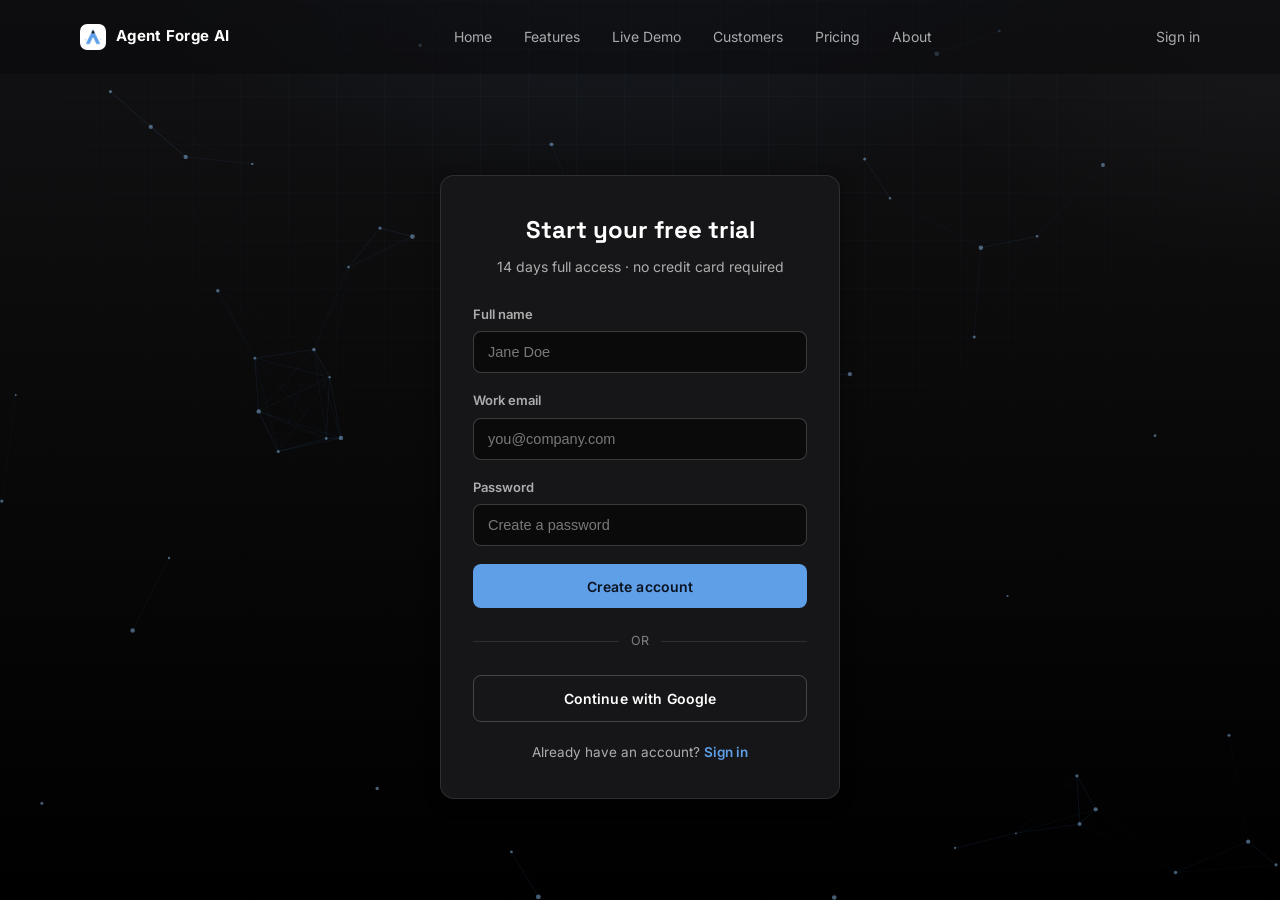
<file: signup.html>
<!DOCTYPE html>
<html lang="en">
<head>
<meta charset="UTF-8" />
<meta name="viewport" content="width=device-width, initial-scale=1.0" />
<title>Sign up — Agent Forge AI</title>
<meta name="color-scheme" content="dark" />
<link rel="icon" href="data:image/svg+xml,%3Csvg xmlns='http://www.w3.org/2000/svg' viewBox='0 0 24 24'%3E%3Crect width='24' height='24' rx='6' fill='%23191919'/%3E%3Cpath d='M7 17L12 7L17 17' stroke='%235E9FE8' stroke-width='1.6' fill='none' stroke-linecap='round' stroke-linejoin='round'/%3E%3C/svg%3E" />
<link rel="preconnect" href="https://fonts.googleapis.com" />
<link rel="preconnect" href="https://fonts.gstatic.com" crossorigin />
<link href="https://fonts.googleapis.com/css2?family=Space+Grotesk:wght@400;500;600;700&family=Inter:wght@400;500;600;700;800&family=JetBrains+Mono:wght@400;500;700&display=swap" rel="stylesheet" />
<link rel="stylesheet" href="assets/styles.css" />
</head>
<body>
<canvas id="aiCanvas" class="ai-bg" aria-hidden="true"></canvas>
<header class="nav" id="siteNav">
  <div class="wrap nav-inner">
    <a href="index.html" class="logo"><img src="assets/images/logo.png" alt="Agent Forge AI logo" class="logo-img" onerror="this.style.display='none';this.nextElementSibling.style.display='flex';" /><span class="logo-mark" style="display:none;"><svg viewBox="0 0 24 24" fill="none"><path d="M7 17L12 7L17 17" stroke="#191919" stroke-width="1.8" stroke-linecap="round" stroke-linejoin="round"/></svg></span>Agent Forge AI</a>
    <nav class="links">
      <a href="index.html">Home</a>
      <a href="features.html">Features</a>
      <a href="demo.html">Live Demo</a>
      <a href="customers.html">Customers</a>
      <a href="pricing.html">Pricing</a>
      <a href="about.html">About</a>
    </nav>
    <div class="nav-cta">
      <a href="login.html" class="nav-signin">Sign in</a>
    </div>
    <button class="menu-toggle" aria-label="Menu"><svg width="22" height="22" viewBox="0 0 24 24" fill="none" stroke="currentColor" stroke-width="2"><path d="M3 6h18M3 12h18M3 18h18"/></svg></button>
  </div>
</header>

<div class="auth-shell">
  <div class="auth-card">
    <div id="signupCardBody">
    <h1>Start your free trial</h1>
    <p class="auth-sub">14 days full access · no credit card required</p>
    <form id="signupForm" novalidate>
      <div class="form-banner"></div>
      <div class="field">
        <label for="signupName">Full name</label>
        <input id="signupName" type="text" required placeholder="Jane Doe" />
        <div class="err-msg">Name is required.</div>
      </div>
      <div class="field">
        <label for="signupEmail">Work email</label>
        <input id="signupEmail" type="email" required placeholder="you@company.com" />
        <div class="err-msg">Enter a valid email address.</div>
      </div>
      <div class="field">
        <label for="signupPassword">Password</label>
        <input id="signupPassword" type="password" required placeholder="Create a password" />
        <div class="err-msg">Password is required.</div>
      </div>
      <button type="submit" class="btn btn-accent btn-block"><span class="btn-label">Create account</span><span class="spinner"></span></button>
    </form>
    <div class="auth-divider">OR</div>
    <a href="#" class="btn btn-outline btn-block">Continue with Google</a>
    <div class="auth-foot">Already have an account? <a href="login.html">Sign in</a></div>
    </div>
    <div id="verifyPanel" style="display:none;">
      <h1>Verify your email</h1>
      <p class="verify-hint">We sent a 6-digit verification code to <strong id="verifyEmailLabel">your email</strong>. Enter it below to activate your account.</p>
      <form id="verifyForm" novalidate>
        <div class="field">
          <label for="verifyCode">Verification code</label>
          <input id="verifyCode" class="verify-code-input" type="text" inputmode="numeric" maxlength="6" required placeholder="000000" />
          <div class="err-msg">Enter the 6-digit code from your email.</div>
        </div>
        <button type="submit" class="btn btn-accent btn-block"><span class="btn-label">Verify email</span><span class="spinner"></span></button>
      </form>
      <div class="auth-foot">Didn't get a code? <button type="button" id="resendCode" class="resend-link">Resend code</button></div>
    </div>
  </div>
</div>

<script src="assets/script.js"></script>
</body>
</html>
</file>
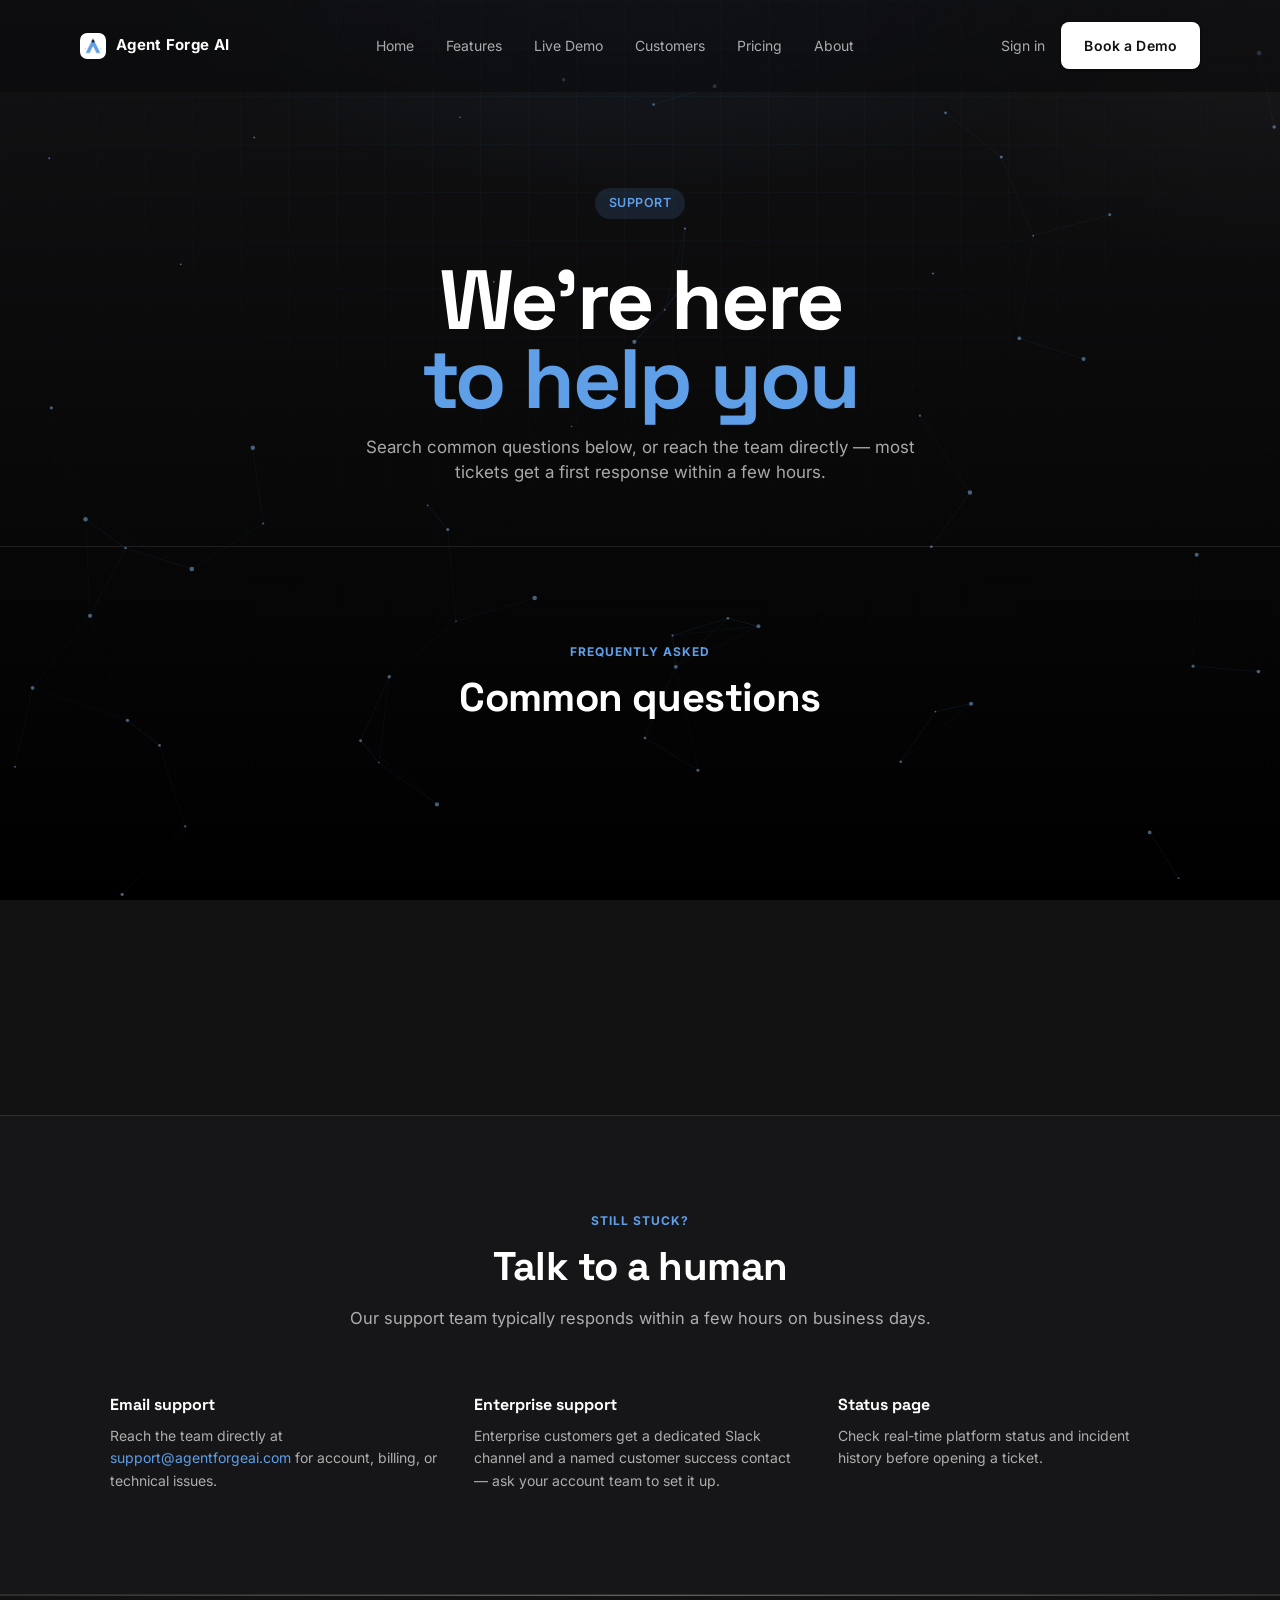
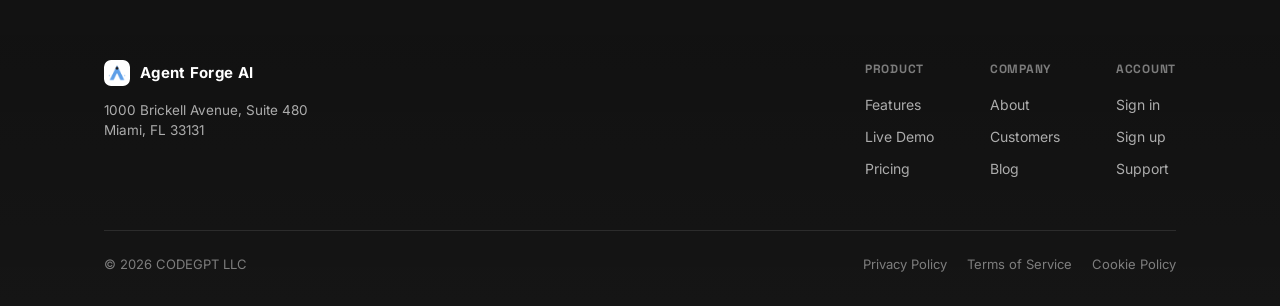
<file: support.html>
<!DOCTYPE html>
<html lang="en">
<head>
<meta charset="UTF-8" />
<meta name="viewport" content="width=device-width, initial-scale=1.0" />
<title>Support — Agent Forge AI</title>
<meta name="color-scheme" content="dark" />
<link rel="icon" href="data:image/svg+xml,%3Csvg xmlns='http://www.w3.org/2000/svg' viewBox='0 0 24 24'%3E%3Crect width='24' height='24' rx='6' fill='%23191919'/%3E%3Cpath d='M7 17L12 7L17 17' stroke='%235E9FE8' stroke-width='1.6' fill='none' stroke-linecap='round' stroke-linejoin='round'/%3E%3C/svg%3E" />
<link rel="preconnect" href="https://fonts.googleapis.com" />
<link rel="preconnect" href="https://fonts.gstatic.com" crossorigin />
<link href="https://fonts.googleapis.com/css2?family=Space+Grotesk:wght@400;500;600;700&family=Inter:wght@400;500;600;700;800&family=JetBrains+Mono:wght@400;500;700&display=swap" rel="stylesheet" />
<link rel="stylesheet" href="assets/styles.css" />
</head>
<body>
<canvas id="aiCanvas" class="ai-bg" aria-hidden="true"></canvas>
<header class="nav" id="siteNav">
  <div class="wrap nav-inner">
    <a href="index.html" class="logo"><img src="assets/images/logo.png" alt="Agent Forge AI logo" class="logo-img" onerror="this.style.display='none';this.nextElementSibling.style.display='flex';" /><span class="logo-mark" style="display:none;"><svg viewBox="0 0 24 24" fill="none"><path d="M7 17L12 7L17 17" stroke="#191919" stroke-width="1.8" stroke-linecap="round" stroke-linejoin="round"/></svg></span>Agent Forge AI</a>
    <nav class="links">
      <a href="index.html">Home</a>
      <a href="features.html">Features</a>
      <a href="demo.html">Live Demo</a>
      <a href="customers.html">Customers</a>
      <a href="pricing.html">Pricing</a>
      <a href="about.html">About</a>
    </nav>
    <div class="nav-cta">
      <a href="login.html" class="nav-signin">Sign in</a>
      <a href="signup.html" class="btn btn-primary"><span class="btn-label">Book a Demo</span><span class="spinner"></span></a>
    </div>
    <button class="menu-toggle" aria-label="Menu"><svg width="22" height="22" viewBox="0 0 24 24" fill="none" stroke="currentColor" stroke-width="2"><path d="M3 6h18M3 12h18M3 18h18"/></svg></button>
  </div>
</header>

<main>
  <div class="page-header">
      <span class="hero-ring r1"></span>
      <span class="hero-ring r2"></span>
      <span class="hero-ring r3"></span>
    <div class="wrap">
      <span class="hero-eyebrow">Support</span>
      <h1 class="kinetic-block">
      <span class="k-line k-xl">We're here</span>
      <span class="k-line k-xl k-accent">to help you</span>
      </h1>
      <p>Search common questions below, or reach the team directly — most tickets get a first response within a few hours.</p>
    </div>
  </div>

  <section>
    <div class="wrap">
      <div class="section-head reveal">
        <div class="section-eyebrow">Frequently asked</div>
        <h2>Common questions</h2>
      </div>
      <div class="values-grid reveal-stagger">
        <div class="value-card"><h3>How fast is onboarding?</h3><p>Most teams connect a first data source and see live anomaly detection within 15 minutes using our native connectors.</p></div>
        <div class="value-card"><h3>Can I change plans later?</h3><p>Yes — upgrade, downgrade, or cancel at any time from your workspace billing settings. Changes apply at the next billing cycle.</p></div>
        <div class="value-card"><h3>Is my data used to train shared models?</h3><p>No. Every workspace is tenant-isolated. Your pipeline data is never used to train models for other customers.</p></div>
        <div class="value-card"><h3>What's your uptime guarantee?</h3><p>Paid workspaces are backed by a 99.9% uptime SLA with a public, real-time status page.</p></div>
        <div class="value-card"><h3>Do you offer a trial?</h3><p>Every new workspace includes a 14-day full-access trial — no credit card required.</p></div>
        <div class="value-card"><h3>How do I request a data export or deletion?</h3><p>Email our Data Protection Officer at privacy@agentforgeai.com and we'll process your request within 30 days.</p></div>
      </div>
    </div>
  </section>

  <section style="background:var(--surface);border-top:1px solid var(--border-soft);border-bottom:1px solid var(--border-soft);">
    <div class="wrap">
      <div class="section-head reveal">
        <div class="section-eyebrow">Still stuck?</div>
        <h2>Talk to a human</h2>
        <p>Our support team typically responds within a few hours on business days.</p>
      </div>
      <div class="values-grid reveal-stagger">
        <div class="value-card"><h3>Email support</h3><p>Reach the team directly at <a href="mailto:support@agentforgeai.com" style="color:var(--accent);">support@agentforgeai.com</a> for account, billing, or technical issues.</p></div>
        <div class="value-card"><h3>Enterprise support</h3><p>Enterprise customers get a dedicated Slack channel and a named customer success contact — ask your account team to set it up.</p></div>
        <div class="value-card"><h3>Status page</h3><p>Check real-time platform status and incident history before opening a ticket.</p></div>
      </div>
    </div>
  </section>
</main>

<footer>
  <div class="wrap">
    <div class="footer-top">
      <div><a href="index.html" class="logo"><img src="assets/images/logo.png" alt="Agent Forge AI logo" class="logo-img" onerror="this.style.display='none';this.nextElementSibling.style.display='flex';" /><span class="logo-mark" style="display:none;"><svg viewBox="0 0 24 24" fill="none"><path d="M7 17L12 7L17 17" stroke="#191919" stroke-width="1.8" stroke-linecap="round" stroke-linejoin="round"/></svg></span>Agent Forge AI</a><p style="color:var(--ink-soft);font-size:13.5px;max-width:300px;margin-top:14px;">1000 Brickell Avenue, Suite 480<br/>Miami, FL 33131</p></div>
      <div class="footer-cols">
        <div class="footer-col"><h4>Product</h4><a href="features.html">Features</a><a href="demo.html">Live Demo</a><a href="pricing.html">Pricing</a></div>
        <div class="footer-col"><h4>Company</h4><a href="about.html">About</a><a href="customers.html">Customers</a><a href="blog.html">Blog</a></div>
        <div class="footer-col"><h4>Account</h4><a href="login.html">Sign in</a><a href="signup.html">Sign up</a><a href="support.html" class="current">Support</a></div>
      </div>
    </div>
    <div class="footer-bottom"><span>© <span class="js-year">2026</span> CODEGPT LLC</span><div class="footer-legal"><a href="privacy.html">Privacy Policy</a><a href="terms.html">Terms of Service</a><a href="cookies.html">Cookie Policy</a></div></div>
  </div>
</footer>

<div class="cookie-banner" id="cookieBanner"><p>We use cookies to improve your experience and analyze traffic. See our <a href="cookies.html" style="color:var(--accent);">Cookie Policy</a> for details.</p><div class="cookie-actions"><button class="reject" id="cookieReject">Reject</button><button class="accept" id="cookieAccept">Accept</button></div></div>

<script src="assets/script.js"></script>
</body>
</html>
</file>
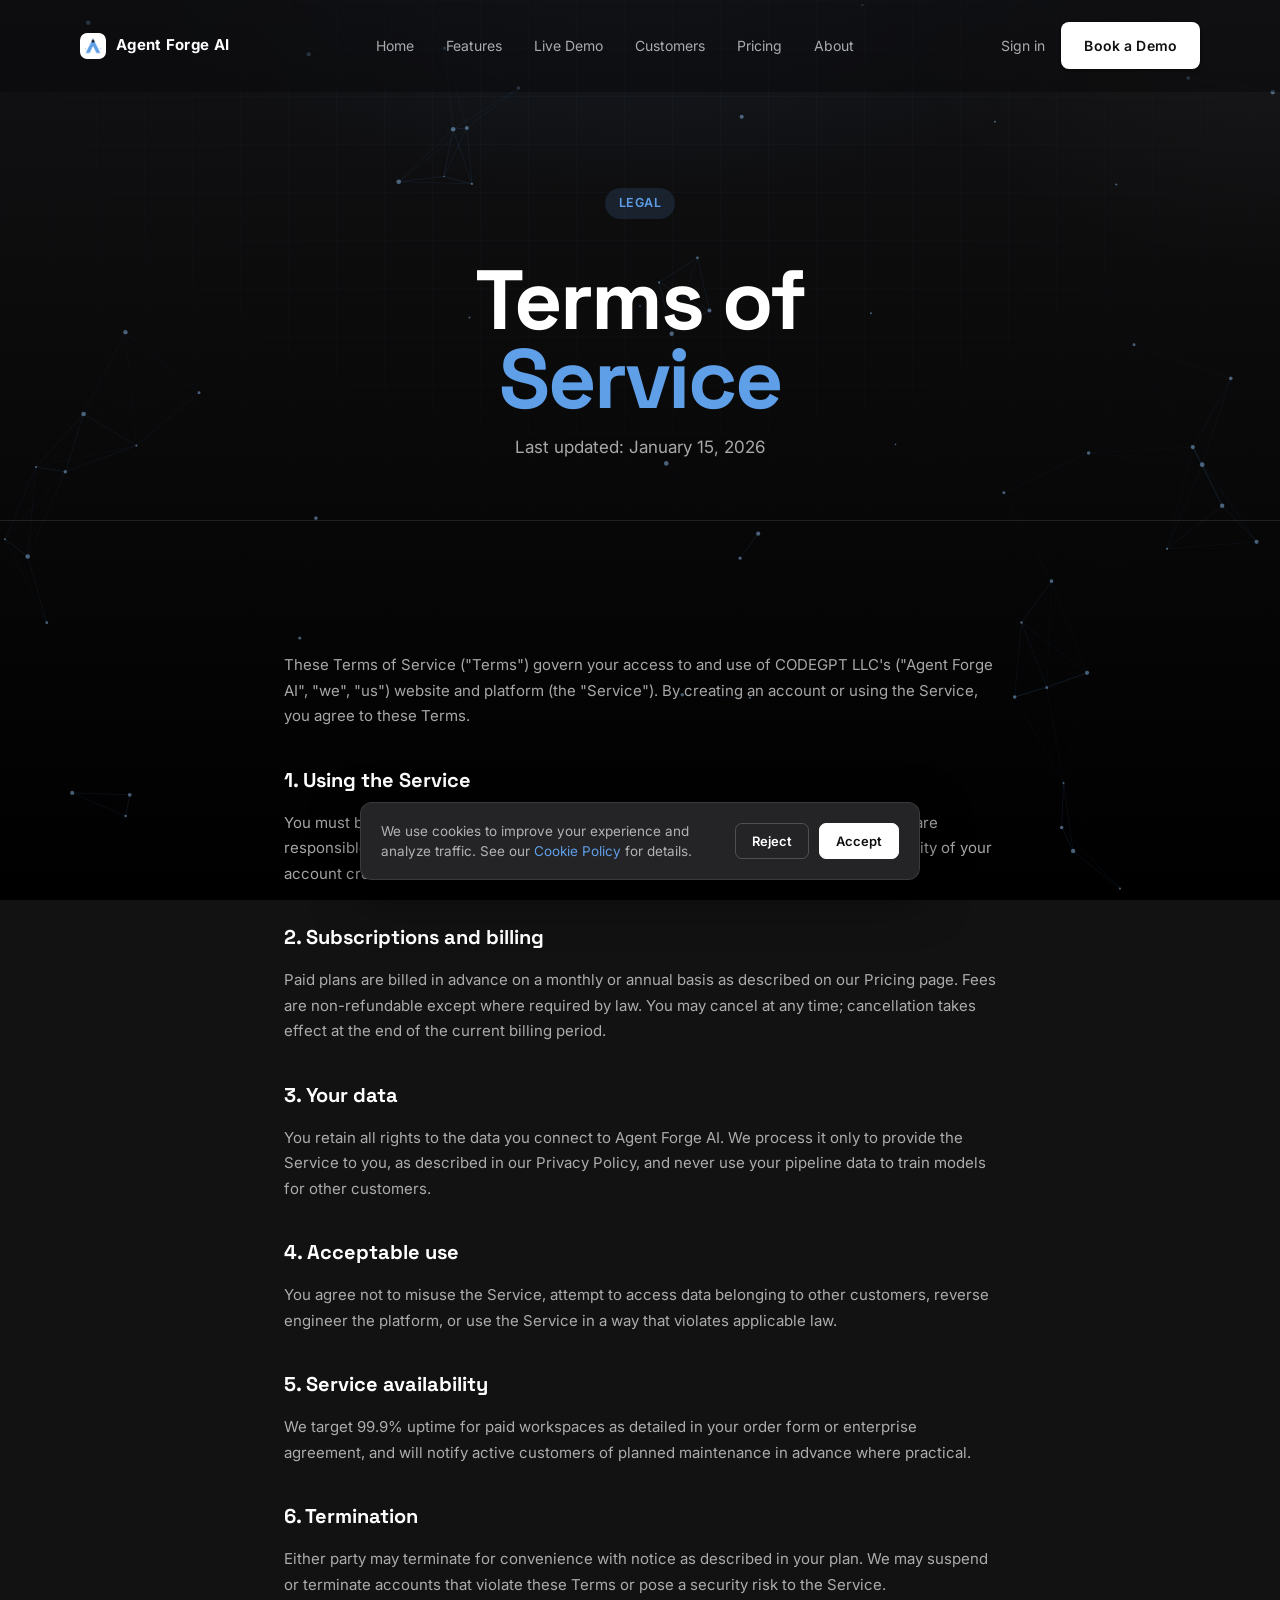
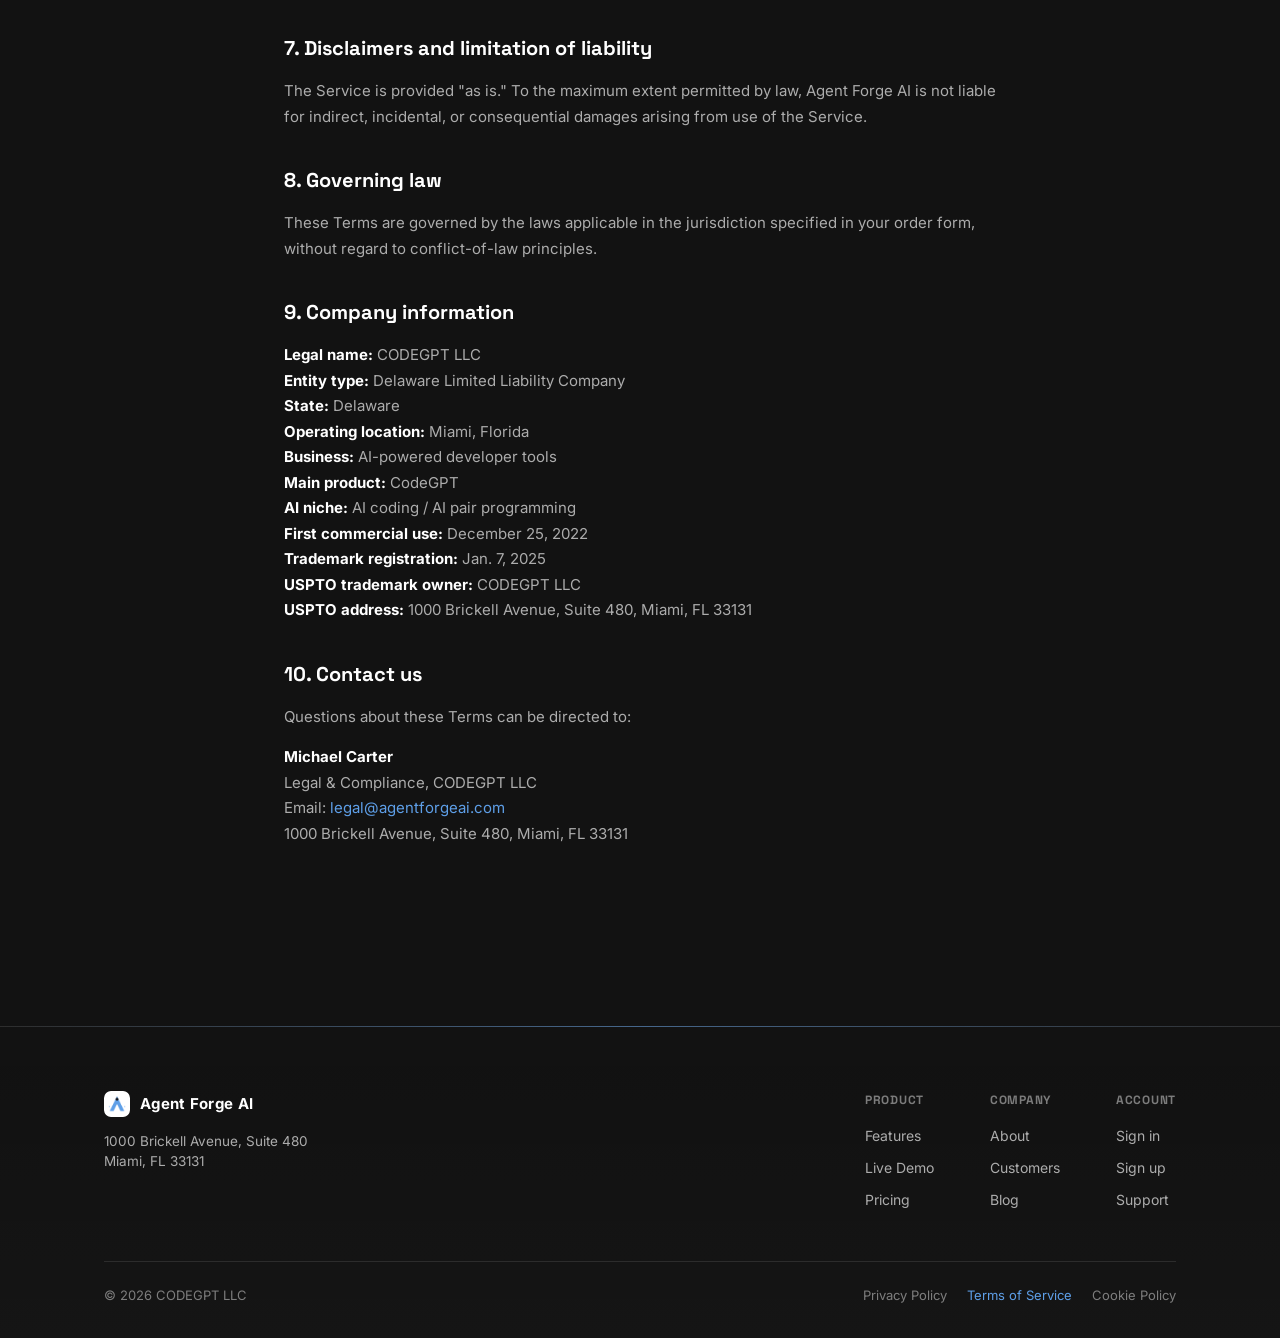
<file: terms.html>
<!DOCTYPE html>
<html lang="en">
<head>
<meta charset="UTF-8" />
<meta name="viewport" content="width=device-width, initial-scale=1.0" />
<title>Terms of Service — Agent Forge AI</title>
<meta name="color-scheme" content="dark" />
<link rel="icon" href="data:image/svg+xml,%3Csvg xmlns='http://www.w3.org/2000/svg' viewBox='0 0 24 24'%3E%3Crect width='24' height='24' rx='6' fill='%23191919'/%3E%3Cpath d='M7 17L12 7L17 17' stroke='%235E9FE8' stroke-width='1.6' fill='none' stroke-linecap='round' stroke-linejoin='round'/%3E%3C/svg%3E" />
<link rel="preconnect" href="https://fonts.googleapis.com" />
<link rel="preconnect" href="https://fonts.gstatic.com" crossorigin />
<link href="https://fonts.googleapis.com/css2?family=Space+Grotesk:wght@400;500;600;700&family=Inter:wght@400;500;600;700;800&family=JetBrains+Mono:wght@400;500;700&display=swap" rel="stylesheet" />
<link rel="stylesheet" href="assets/styles.css" />
</head>
<body>
<canvas id="aiCanvas" class="ai-bg" aria-hidden="true"></canvas>
<header class="nav" id="siteNav">
  <div class="wrap nav-inner">
    <a href="index.html" class="logo"><img src="assets/images/logo.png" alt="Agent Forge AI logo" class="logo-img" onerror="this.style.display='none';this.nextElementSibling.style.display='flex';" /><span class="logo-mark" style="display:none;"><svg viewBox="0 0 24 24" fill="none"><path d="M7 17L12 7L17 17" stroke="#191919" stroke-width="1.8" stroke-linecap="round" stroke-linejoin="round"/></svg></span>Agent Forge AI</a>
    <nav class="links">
      <a href="index.html">Home</a>
      <a href="features.html">Features</a>
      <a href="demo.html">Live Demo</a>
      <a href="customers.html">Customers</a>
      <a href="pricing.html">Pricing</a>
      <a href="about.html">About</a>
    </nav>
    <div class="nav-cta">
      <a href="login.html" class="nav-signin">Sign in</a>
      <a href="signup.html" class="btn btn-primary"><span class="btn-label">Book a Demo</span><span class="spinner"></span></a>
    </div>
    <button class="menu-toggle" aria-label="Menu"><svg width="22" height="22" viewBox="0 0 24 24" fill="none" stroke="currentColor" stroke-width="2"><path d="M3 6h18M3 12h18M3 18h18"/></svg></button>
  </div>
</header>

<main>
  <div class="page-header">
      <span class="hero-ring r1"></span>
      <span class="hero-ring r2"></span>
      <span class="hero-ring r3"></span>
    <div class="wrap">
      <span class="hero-eyebrow">Legal</span>
      <h1 class="kinetic-block">
      <span class="k-line k-xl">Terms of</span>
      <span class="k-line k-xl k-accent">Service</span>
      </h1>
      <p>Last updated: January 15, 2026</p>
    </div>
  </div>

  <section>
    <div class="wrap" style="max-width:760px;">
      <div class="legal-doc reveal">
        <p>These Terms of Service ("Terms") govern your access to and use of CODEGPT LLC's ("Agent Forge AI", "we", "us") website and platform (the "Service"). By creating an account or using the Service, you agree to these Terms.</p>

        <h3>1. Using the Service</h3>
        <p>You must be authorized to act on behalf of your organization to create a workspace. You are responsible for the accuracy of the data you connect and for maintaining the confidentiality of your account credentials.</p>

        <h3>2. Subscriptions and billing</h3>
        <p>Paid plans are billed in advance on a monthly or annual basis as described on our Pricing page. Fees are non-refundable except where required by law. You may cancel at any time; cancellation takes effect at the end of the current billing period.</p>

        <h3>3. Your data</h3>
        <p>You retain all rights to the data you connect to Agent Forge AI. We process it only to provide the Service to you, as described in our Privacy Policy, and never use your pipeline data to train models for other customers.</p>

        <h3>4. Acceptable use</h3>
        <p>You agree not to misuse the Service, attempt to access data belonging to other customers, reverse engineer the platform, or use the Service in a way that violates applicable law.</p>

        <h3>5. Service availability</h3>
        <p>We target 99.9% uptime for paid workspaces as detailed in your order form or enterprise agreement, and will notify active customers of planned maintenance in advance where practical.</p>

        <h3>6. Termination</h3>
        <p>Either party may terminate for convenience with notice as described in your plan. We may suspend or terminate accounts that violate these Terms or pose a security risk to the Service.</p>

        <h3>7. Disclaimers and limitation of liability</h3>
        <p>The Service is provided "as is." To the maximum extent permitted by law, Agent Forge AI is not liable for indirect, incidental, or consequential damages arising from use of the Service.</p>

        <h3>8. Governing law</h3>
        <p>These Terms are governed by the laws applicable in the jurisdiction specified in your order form, without regard to conflict-of-law principles.</p>

        <h3>9. Company information</h3>
        <p><strong>Legal name:</strong> CODEGPT LLC<br/><strong>Entity type:</strong> Delaware Limited Liability Company<br/><strong>State:</strong> Delaware<br/><strong>Operating location:</strong> Miami, Florida<br/><strong>Business:</strong> AI-powered developer tools<br/><strong>Main product:</strong> CodeGPT<br/><strong>AI niche:</strong> AI coding / AI pair programming<br/><strong>First commercial use:</strong> December 25, 2022<br/><strong>Trademark registration:</strong> Jan. 7, 2025<br/><strong>USPTO trademark owner:</strong> CODEGPT LLC<br/><strong>USPTO address:</strong> 1000 Brickell Avenue, Suite 480, Miami, FL 33131</p>

        <h3>10. Contact us</h3>
        <p>Questions about these Terms can be directed to:</p>
        <p><strong>Michael Carter</strong><br/>Legal &amp; Compliance, CODEGPT LLC<br/>Email: <a href="mailto:legal@agentforgeai.com" style="color:var(--accent);">legal@agentforgeai.com</a><br/>1000 Brickell Avenue, Suite 480, Miami, FL 33131</p>
      </div>
    </div>
  </section>
</main>

<footer>
  <div class="wrap">
    <div class="footer-top">
      <div><a href="index.html" class="logo"><img src="assets/images/logo.png" alt="Agent Forge AI logo" class="logo-img" onerror="this.style.display='none';this.nextElementSibling.style.display='flex';" /><span class="logo-mark" style="display:none;"><svg viewBox="0 0 24 24" fill="none"><path d="M7 17L12 7L17 17" stroke="#191919" stroke-width="1.8" stroke-linecap="round" stroke-linejoin="round"/></svg></span>Agent Forge AI</a><p style="color:var(--ink-soft);font-size:13.5px;max-width:300px;margin-top:14px;">1000 Brickell Avenue, Suite 480<br/>Miami, FL 33131</p></div>
      <div class="footer-cols">
        <div class="footer-col"><h4>Product</h4><a href="features.html">Features</a><a href="demo.html">Live Demo</a><a href="pricing.html">Pricing</a></div>
        <div class="footer-col"><h4>Company</h4><a href="about.html">About</a><a href="customers.html">Customers</a><a href="blog.html">Blog</a></div>
        <div class="footer-col"><h4>Account</h4><a href="login.html">Sign in</a><a href="signup.html">Sign up</a><a href="support.html">Support</a></div>
      </div>
    </div>
    <div class="footer-bottom"><span>© <span class="js-year">2026</span> CODEGPT LLC</span><div class="footer-legal"><a href="privacy.html">Privacy Policy</a><a href="terms.html" class="current">Terms of Service</a><a href="cookies.html">Cookie Policy</a></div></div>
  </div>
</footer>

<div class="cookie-banner" id="cookieBanner"><p>We use cookies to improve your experience and analyze traffic. See our <a href="cookies.html" style="color:var(--accent);">Cookie Policy</a> for details.</p><div class="cookie-actions"><button class="reject" id="cookieReject">Reject</button><button class="accept" id="cookieAccept">Accept</button></div></div>

<script src="assets/script.js"></script>
</body>
</html>
</file>
<file: assets/styles.css>
/* ============================================================
   Zyvenqa AI — Dark, Multi-page Hi-Fi Website
   Shared design system: color tokens, motion tokens, components
   ============================================================ */

:root{
  /* Dark color tokens */
  --canvas:#0A0A0B;
  --canvas-2:#121214;
  --surface:#161618;
  --raised:#242427;
  --ink:#FFFFFF;
  --ink-soft:rgba(255,255,255,0.65);
  --ink-faint:rgba(255,255,255,0.45);
  --border:rgba(255,255,255,0.20);
  --border-soft:rgba(255,255,255,0.10);
  --accent:#5E9FE8;
  --accent-ink:#0B1220;
  --accent-soft:rgba(94,159,232,0.14);
  --green:#72BC8F;
  --green-soft:rgba(114,188,143,0.14);
  --orange:#DE9255;
  --orange-soft:rgba(222,146,85,0.14);
  --red:#E97366;
  --red-soft:rgba(233,115,102,0.14);

  --shadow-1: 0 1px 2px rgba(0,0,0,.24), 0 1px 3px rgba(0,0,0,.28);
  --shadow-2: 0 4px 16px rgba(0,0,0,.36);
  --shadow-3: 0 16px 48px rgba(0,0,0,.5);

  --duration-instant:120ms;
  --duration-fast:180ms;
  --duration-medium:300ms;
  --duration-slow:450ms;
  --duration-section:550ms;
  --ease-out-premium: cubic-bezier(0.16,1,0.3,1);
  --ease-in-soft: cubic-bezier(0.4,0,1,1);
  --ease-overshoot: cubic-bezier(0.34,1.4,0.64,1);
}

*,*::before,*::after{box-sizing:border-box;}
html{scroll-behavior:smooth;}
body{
  margin:0;
  font-family:-apple-system,BlinkMacSystemFont,"Segoe UI",Roboto,Helvetica,Arial,sans-serif;
  font-feature-settings:"kern" 1,"liga" 1;
  color:var(--ink);
  background:
    radial-gradient(ellipse 900px 480px at 50% -10%, rgba(94,159,232,0.10), transparent 60%),
    radial-gradient(ellipse 700px 500px at 100% 0%, rgba(255,255,255,0.035), transparent 55%),
    linear-gradient(180deg, var(--canvas-2) 0%, var(--canvas) 42%, #000000 100%);
  background-attachment:fixed;
  -webkit-font-smoothing:antialiased;
  line-height:1.5;
}
img,svg{display:block;max-width:100%;}
a{color:inherit;text-decoration:none;}
button{font-family:inherit;}
::selection{background:var(--accent);color:var(--accent-ink);}
h1,h2,h3,h4{text-wrap:balance;font-family:'Space Grotesk',-apple-system,sans-serif;}
body{font-family:'Inter',-apple-system,BlinkMacSystemFont,"Segoe UI",Roboto,Helvetica,Arial,sans-serif;}
:focus-visible{outline:2px solid var(--accent);outline-offset:2px;border-radius:4px;}
.btn:focus-visible{outline-offset:3px;}

.wrap{max-width:1120px;margin:0 auto;padding:0 24px;}
@media (max-width:640px){.wrap{padding:0 20px;}}

/* ---------- Reveal-on-scroll ---------- */
.reveal{opacity:0;transform:translateY(16px);transition:opacity var(--duration-section) var(--ease-out-premium), transform var(--duration-section) var(--ease-out-premium);}
.reveal.is-visible{opacity:1;transform:translateY(0);}
.reveal-stagger > *{opacity:0;transform:translateY(16px);transition:opacity var(--duration-medium) var(--ease-out-premium), transform var(--duration-medium) var(--ease-out-premium);}
.reveal-stagger.is-visible > *{opacity:1;transform:translateY(0);}

@media (prefers-reduced-motion: reduce){
  html{scroll-behavior:auto;}
  .reveal, .reveal-stagger > *{transition:opacity 150ms linear !important; transform:none !important;}
  .parallax-el{transform:none !important;}
  *{animation-duration:0.001ms !important;}
}

/* ---------- Navbar ---------- */
header.nav{
  position:sticky;top:0;z-index:100;
  background:rgba(10,10,11,0.55);
  backdrop-filter:blur(0px);
  border-bottom:1px solid transparent;
  transition:background var(--duration-medium) var(--ease-out-premium), backdrop-filter var(--duration-medium) var(--ease-out-premium), border-color var(--duration-medium) var(--ease-out-premium), padding var(--duration-medium) var(--ease-out-premium);
}
header.nav.scrolled{
  background:rgba(10,10,11,0.8);
  backdrop-filter:blur(14px);
  border-bottom:1px solid var(--border-soft);
  box-shadow:0 8px 24px rgba(0,0,0,0.28);
}
.nav-inner{display:flex;align-items:center;justify-content:space-between;padding:22px 0;transition:padding var(--duration-medium) var(--ease-out-premium);}
header.nav.scrolled .nav-inner{padding:14px 0;}
.logo{display:flex;align-items:center;gap:10px;font-weight:700;font-size:15px;letter-spacing:0.02em;}
.logo-mark{width:26px;height:26px;border-radius:7px;background:var(--ink);display:flex;align-items:center;justify-content:center;}
.logo-img{width:26px;height:26px;border-radius:7px;object-fit:cover;display:block;}
.legal-doc{padding:20px 0 80px;}
.legal-doc h3{font-family:'Space Grotesk',sans-serif;font-size:20px;margin:36px 0 10px;color:var(--ink);}
.legal-doc p{color:var(--ink-soft);font-size:15px;line-height:1.7;margin-bottom:4px;}
.legal-doc p strong{color:var(--ink);}
.footer-legal a.current{color:var(--accent);}
.logo-mark svg{width:14px;height:14px;}
nav.links{display:flex;gap:32px;font-size:14px;color:var(--ink-soft);}
nav.links a{position:relative;padding:4px 0;transition:color var(--duration-fast) var(--ease-out-premium);}
nav.links a:hover, nav.links a.current{color:var(--ink);}
nav.links a.current::after{content:'';position:absolute;left:0;right:0;bottom:-6px;height:2px;background:var(--accent);border-radius:2px;}
.nav-cta{display:flex;align-items:center;gap:16px;}
.nav-signin{font-size:14px;color:var(--ink-soft);transition:color var(--duration-fast) var(--ease-out-premium);}
.nav-signin:hover{color:var(--ink);}
.menu-toggle{display:none;background:none;border:none;cursor:pointer;padding:8px;color:var(--ink);}
@media (max-width:860px){
  nav.links{display:none;}
  .menu-toggle{display:block;}
}

/* ---------- Buttons ---------- */
.btn{
  display:inline-flex;align-items:center;justify-content:center;gap:8px;position:relative;
  padding:12px 22px;border-radius:8px;font-size:14px;font-weight:600;letter-spacing:0.01em;
  border:1px solid transparent;cursor:pointer;white-space:nowrap;
  transition:background var(--duration-fast) var(--ease-out-premium), transform var(--duration-fast) var(--ease-out-premium), box-shadow var(--duration-fast) var(--ease-out-premium), border-color var(--duration-fast) var(--ease-out-premium);
  min-height:44px;
}
.btn-primary{background:var(--ink);color:#101010;box-shadow:0 1px 0 rgba(255,255,255,0.4) inset, var(--shadow-1);}
.btn-primary:hover{background:#e9e9e9;transform:translateY(-1px);box-shadow:var(--shadow-2);}
.btn-primary:active{transform:scale(0.98);transition-duration:80ms;}
.btn-accent{background:var(--accent);color:#0B1220;}
.btn-accent:hover{background:#77adec;transform:translateY(-1px);box-shadow:var(--shadow-2);}
.btn-accent:active{transform:scale(0.98);transition-duration:80ms;}
.btn-outline{background:transparent;color:var(--ink);border-color:var(--border);}
.btn-outline:hover{border-color:var(--ink);transform:translateY(-1px);}
.btn-outline:active{transform:scale(0.98);transition-duration:80ms;}
.btn[disabled]{opacity:0.5;cursor:not-allowed;transform:none !important;box-shadow:none !important;}
.btn .spinner{display:none;width:14px;height:14px;border-radius:50%;border:2px solid rgba(0,0,0,0.25);border-top-color:#101010;animation:spin 0.7s linear infinite;}
.btn-outline .spinner{border:2px solid rgba(255,255,255,0.25);border-top-color:#fff;}
.btn.is-loading .btn-label{opacity:0;position:absolute;}
.btn.is-loading .spinner{display:inline-block;}
@keyframes spin{to{transform:rotate(360deg);}}
.btn-block{width:100%;}
.btn-sm{padding:9px 18px;font-size:13px;min-height:36px;}

/* ---------- AI ambient background (neural / particle / circuit) ---------- */
.ai-bg{position:fixed;inset:0;width:100vw;height:100vh;z-index:-1;pointer-events:none;display:block;opacity:0.85;}
body{position:relative;}
body::after{content:'';position:fixed;inset:0;z-index:-2;pointer-events:none;
  background-image:
    linear-gradient(rgba(94,159,232,0.05) 1px, transparent 1px),
    linear-gradient(90deg, rgba(94,159,232,0.05) 1px, transparent 1px);
  background-size:48px 48px;
  mask-image:radial-gradient(ellipse 1200px 900px at 50% 0%, rgba(0,0,0,0.9), transparent 75%);
  -webkit-mask-image:radial-gradient(ellipse 1200px 900px at 50% 0%, rgba(0,0,0,0.9), transparent 75%);
}
.hero{position:relative;}
.hero-orb{position:absolute;border-radius:50%;filter:blur(2px);pointer-events:none;z-index:0;}
.hero-ring{position:absolute;top:50%;left:50%;border:1px solid rgba(94,159,232,0.16);border-radius:50%;transform:translate(-50%,-50%);pointer-events:none;z-index:0;animation:ringPulse 6s ease-in-out infinite;}
.hero-ring.r2{animation-delay:1.4s;}
.hero-ring.r3{animation-delay:2.8s;}
@keyframes ringPulse{0%{transform:translate(-50%,-50%) scale(0.86);opacity:0;}20%{opacity:0.55;}80%{opacity:0;}100%{transform:translate(-50%,-50%) scale(1.25);opacity:0;}}
@media (prefers-reduced-motion: reduce){.hero-ring{animation:none;display:none;}}

/* ---------- Kinetic editorial typography (illumicell-inspired) ---------- */
.kinetic-block{display:block;}
.k-line{display:block;font-weight:800;line-height:0.94;letter-spacing:-0.025em;margin:0;}
.k-line.k-xl{font-size:clamp(48px,9vw,128px);}
.k-line.k-sm{font-size:clamp(22px,2.6vw,34px);font-weight:400;color:var(--ink-soft);letter-spacing:-0.01em;margin:6px 0;}
.k-line.k-accent{color:var(--accent);}
.k-line.k-outline{color:transparent;-webkit-text-stroke:1.5px var(--ink);}

.statement{padding:160px 0;text-align:center;position:relative;overflow:hidden;}
.statement::before{content:'';position:absolute;top:20%;left:50%;transform:translateX(-50%);width:900px;height:500px;background:radial-gradient(ellipse at center, rgba(94,159,232,0.10) 0%, transparent 70%);pointer-events:none;}
.statement .wrap{position:relative;z-index:1;}
.statement .wrap::before{content:'';position:absolute;inset:-48px -32px;background:radial-gradient(ellipse at center, var(--canvas) 58%, rgba(10,10,11,0.7) 78%, transparent 100%);z-index:-1;pointer-events:none;}
.statement .k-line.k-xl{font-size:clamp(38px,7vw,96px);text-shadow:0 2px 24px var(--canvas);}
.statement-sub{position:relative;margin-top:32px;color:var(--ink-soft);font-size:17px;max-width:520px;margin-left:auto;margin-right:auto;text-shadow:0 2px 16px var(--canvas);}
.product-tour{margin-top:56px;}
.tour-grid{display:grid;grid-template-columns:repeat(3,1fr);gap:24px;}
@media (max-width:900px){.tour-grid{grid-template-columns:1fr;}}
.tour-card{background:var(--surface);border:1px solid var(--border-soft);border-radius:16px;overflow:hidden;}
.tour-card-head{padding:16px 20px;border-bottom:1px solid var(--border-soft);display:flex;align-items:center;justify-content:space-between;}
.tour-card-head span{font-size:13px;font-weight:600;color:var(--ink-soft);}
.tour-card-body{padding:20px;min-height:180px;position:relative;}
.tour-anomaly{position:relative;height:150px;display:flex;align-items:flex-end;gap:5px;}
.tour-anomaly i{flex:1;background:linear-gradient(180deg,rgba(94,159,232,0.85),rgba(94,159,232,0.35));border-radius:3px 3px 0 0;animation:tourBar 2.4s ease-in-out infinite;}
.tour-anomaly i.spike{background:linear-gradient(180deg,var(--red),rgba(239,90,90,0.35));animation:tourSpike 2.4s ease-in-out infinite;}
@keyframes tourBar{0%,100%{transform:scaleY(0.85);}50%{transform:scaleY(1);}}
@keyframes tourSpike{0%,100%{transform:scaleY(0.4);}45%{transform:scaleY(0.4);}55%{transform:scaleY(1);}70%{transform:scaleY(1);}100%{transform:scaleY(0.4);}}
.tour-alert{position:absolute;top:10px;right:14px;background:var(--red-soft);color:var(--red);font-size:11px;font-weight:700;padding:4px 9px;border-radius:20px;opacity:0;animation:tourAlertPop 2.4s ease-in-out infinite;}
@keyframes tourAlertPop{0%,50%{opacity:0;transform:translateY(-4px);}60%,90%{opacity:1;transform:translateY(0);}100%{opacity:0;}}
.tour-forecast{height:150px;position:relative;}
.tour-forecast svg{width:100%;height:100%;}
.tour-forecast-line{stroke-dasharray:4 260;animation:tourDraw 3.5s ease-in-out infinite;}
@keyframes tourDraw{0%{stroke-dashoffset:264;}60%{stroke-dashoffset:0;}100%{stroke-dashoffset:0;}}
.tour-report{display:flex;flex-direction:column;gap:10px;height:150px;justify-content:center;}
.tour-report-row{display:flex;align-items:center;gap:10px;font-size:12.5px;color:var(--ink-soft);opacity:0;animation:tourRowIn 3s ease-in-out infinite;}
.tour-report-row:nth-child(1){animation-delay:0s;}
.tour-report-row:nth-child(2){animation-delay:0.4s;}
.tour-report-row:nth-child(3){animation-delay:0.8s;}
.tour-report-row:nth-child(4){animation-delay:1.2s;}
@keyframes tourRowIn{0%{opacity:0;transform:translateX(-6px);}20%,80%{opacity:1;transform:translateX(0);}100%{opacity:0;}}
.tour-report-dot{width:7px;height:7px;border-radius:50%;background:var(--green);flex-shrink:0;}

.stat-giant-grid{display:grid;grid-template-columns:repeat(4,1fr);gap:20px;text-align:center;align-items:start;}
.stat-giant{min-width:0;overflow:hidden;padding:0 6px;}
.stat-giant .sg-value{font-family:'JetBrains Mono',monospace;font-size:clamp(26px,3.6vw,50px);font-weight:700;line-height:1;letter-spacing:-0.02em;white-space:nowrap;}
.stat-giant .sg-value .sg-unit{font-size:0.42em;vertical-align:0.5em;font-weight:700;color:var(--accent);}
.stat-giant .sg-label{margin-top:16px;font-size:11.5px;color:var(--ink-faint);text-transform:uppercase;letter-spacing:0.06em;font-weight:700;white-space:nowrap;}
.stat-giant .sg-desc{margin-top:6px;font-size:13.5px;color:var(--ink-soft);}
.stat-giant-divider{display:none;}
@media (max-width:760px){.stat-giant-grid{grid-template-columns:repeat(2,1fr);gap:36px 16px;}}
@media (max-width:480px){.stat-giant-grid{grid-template-columns:1fr;}}

/* ---------- Hero ---------- */
.hero{padding:96px 0 72px;position:relative;overflow:hidden;text-align:center;}
.hero::before{content:'';position:absolute;top:-220px;left:50%;transform:translateX(-50%);width:1100px;height:560px;background:radial-gradient(ellipse at center, rgba(94,159,232,0.16) 0%, rgba(94,159,232,0.05) 45%, transparent 72%);pointer-events:none;z-index:0;}
.hero > .wrap{position:relative;z-index:1;}
.hero-eyebrow{display:inline-flex;align-items:center;gap:8px;font-size:12.5px;font-weight:600;letter-spacing:0.04em;text-transform:uppercase;color:var(--accent);background:var(--accent-soft);padding:6px 14px;border-radius:100px;margin-bottom:28px;opacity:0;transform:translateY(10px);animation:heroIn var(--duration-section) var(--ease-out-premium) 100ms forwards;}
.hero h1{
  font-size:clamp(34px,6vw,68px);line-height:1.06;font-weight:700;
  letter-spacing:0.01em;margin:0 0 28px;
  opacity:0;transform:translateY(14px);animation:heroIn var(--duration-section) var(--ease-out-premium) 180ms forwards;
}
.hero h1 .spaced{letter-spacing:0.14em;}
.hero h1 .accent-word{color:var(--accent);}
.hero p.sub{
  font-size:19px;color:var(--ink-soft);max-width:620px;margin:0 auto 40px;
  opacity:0;transform:translateY(14px);animation:heroIn var(--duration-section) var(--ease-out-premium) 260ms forwards;
}
.hero-actions{display:flex;gap:14px;justify-content:center;flex-wrap:wrap;
  opacity:0;transform:translateY(14px);animation:heroIn var(--duration-section) var(--ease-out-premium) 340ms forwards;}
.hero-note{margin-top:18px;font-size:13px;color:var(--ink-faint);
  opacity:0;animation:fadeOnly var(--duration-section) var(--ease-out-premium) 420ms forwards;}
@keyframes heroIn{to{opacity:1;transform:translateY(0);}}
@keyframes fadeOnly{to{opacity:1;}}

.hero-mock{
  margin:64px auto 0;max-width:920px;border-radius:14px;border:1px solid var(--border-soft);
  background:var(--surface);box-shadow:var(--shadow-3);overflow:hidden;
  opacity:0;transform:translateY(24px);animation:heroIn 700ms var(--ease-out-premium) 460ms forwards;
}
.hero-mock-bar{display:flex;gap:6px;padding:12px 16px;border-bottom:1px solid var(--border-soft);background:var(--raised);}
.hero-mock-bar span{width:10px;height:10px;border-radius:50%;background:rgba(255,255,255,0.2);}
.hero-mock-body{padding:28px;display:grid;grid-template-columns:1.3fr 1fr;gap:20px;text-align:left;}
@media (max-width:700px){.hero-mock-body{grid-template-columns:1fr;}}
.mock-chart{background:var(--canvas);border:1px solid var(--border-soft);border-radius:10px;padding:18px;}
.mock-chart-head{display:flex;align-items:center;justify-content:space-between;margin-bottom:14px;}
.mock-chart-title{font-size:12.5px;color:var(--ink-soft);font-weight:600;}
.live-dot{display:inline-flex;align-items:center;gap:6px;font-size:10.5px;font-weight:700;letter-spacing:0.04em;text-transform:uppercase;color:var(--green);}
.live-dot-core{width:7px;height:7px;border-radius:50%;background:var(--green);animation:livePulse 1.8s ease-out infinite;}
@keyframes livePulse{0%{box-shadow:0 0 0 0 rgba(114,188,143,0.55);}70%{box-shadow:0 0 0 8px rgba(114,188,143,0);}100%{box-shadow:0 0 0 0 rgba(114,188,143,0);}}
.mock-bars{position:relative;display:flex;align-items:flex-end;gap:8px;height:90px;}
.mock-bars i{flex:1;background:linear-gradient(180deg,rgba(94,159,232,0.9),rgba(94,159,232,0.55));opacity:0.55;border-radius:4px 4px 0 0;position:relative;z-index:1;}
.mock-line{position:absolute;inset:0;width:100%;height:100%;z-index:2;overflow:visible;}
.mock-chart-foot{display:flex;justify-content:space-between;margin-top:10px;font-size:10.5px;color:var(--ink-faint);}
@media (prefers-reduced-motion: reduce){.live-dot-core{animation:none;}}
.mock-kpis{display:flex;flex-direction:column;gap:12px;}
.mock-kpi{background:var(--canvas);border:1px solid var(--border-soft);border-radius:10px;padding:14px 16px;}
.mock-kpi .k-label{font-size:12px;color:var(--ink-soft);}
.mock-kpi .k-value{font-size:20px;font-weight:700;margin-top:4px;}
.mock-kpi .k-delta{font-size:12px;color:var(--green);margin-top:2px;font-weight:600;}

/* ---------- Page header (non-home pages) ---------- */
.page-header{padding:96px 0 60px;text-align:center;border-bottom:1px solid var(--border-soft);position:relative;overflow:hidden;}
.page-header .section-eyebrow{justify-content:center;display:flex;}
.page-header h1{font-size:clamp(32px,5vw,52px);margin:14px 0 16px;font-weight:700;letter-spacing:-0.01em;}
.page-header p{color:var(--ink-soft);max-width:600px;margin:16px auto 0;font-size:17px;position:relative;z-index:1;}
.page-header .hero-eyebrow{position:relative;z-index:1;}
.page-header .kinetic-block{position:relative;z-index:1;}
.page-header .k-line.k-xl{font-size:clamp(38px,7vw,84px);}

/* ---------- Trust strip ---------- */
.trust{padding:36px 0;border-top:1px solid var(--border-soft);border-bottom:1px solid var(--border-soft);}
.trust-label{text-align:center;font-size:12.5px;color:var(--ink-faint);letter-spacing:0.04em;text-transform:uppercase;margin-bottom:26px;}
.trust-track-wrap{overflow:hidden;position:relative;-webkit-mask-image:linear-gradient(90deg,transparent,#000 8%,#000 92%,transparent);mask-image:linear-gradient(90deg,transparent,#000 8%,#000 92%,transparent);}
.trust-track{display:flex;gap:64px;width:max-content;animation:scrollTrack 32s linear infinite;}
.trust-track-wrap:hover .trust-track{animation-play-state:paused;}
.trust-track span{font-size:18px;font-weight:700;color:var(--ink-soft);opacity:0.6;white-space:nowrap;letter-spacing:0.01em;}
@keyframes scrollTrack{from{transform:translateX(0);}to{transform:translateX(-50%);}}

/* ---------- Trust signals ---------- */
.trust-signals{background:var(--surface);border-bottom:1px solid var(--border-soft);}
.trust-grid{display:grid;grid-template-columns:repeat(4,1fr);gap:20px;}
@media (max-width:860px){.trust-grid{grid-template-columns:repeat(2,1fr);}}
@media (max-width:600px){.trust-grid{grid-template-columns:1fr;}}
.trust-card{background:var(--canvas);border:1px solid var(--border-soft);border-radius:12px;padding:24px;transition:transform var(--duration-medium) var(--ease-out-premium), border-color var(--duration-medium) var(--ease-out-premium);}
.trust-card:hover{transform:translateY(-3px);border-color:rgba(255,255,255,0.3);}
.trust-icon{width:40px;height:40px;border-radius:9px;background:var(--green-soft);display:flex;align-items:center;justify-content:center;margin-bottom:16px;}
.trust-icon svg{width:19px;height:19px;color:var(--green);}
.trust-card h3{font-size:16px;margin:0 0 8px;font-weight:600;}
.trust-card p{font-size:14px;color:var(--ink-soft);margin:0;line-height:1.55;}

/* ---------- Sections generic ---------- */
section{padding:96px 0;}
.section-head{max-width:640px;margin:0 auto 56px;text-align:center;}
.section-eyebrow{font-size:12px;font-weight:700;letter-spacing:0.08em;text-transform:uppercase;color:var(--accent);margin-bottom:14px;}
.section-head h2{font-size:clamp(28px,3.6vw,40px);line-height:1.15;margin:0 0 16px;font-weight:700;letter-spacing:-0.015em;}
.section-head p{color:var(--ink-soft);font-size:16.5px;margin:0;}

/* ---------- Feature cards ---------- */
.features-grid{display:grid;grid-template-columns:repeat(3,1fr);gap:20px;}
@media (max-width:860px){.features-grid{grid-template-columns:repeat(2,1fr);}}
@media (max-width:600px){.features-grid{grid-template-columns:1fr;}}
.feature-card{
  background:var(--surface);border:1px solid var(--border-soft);border-radius:12px;padding:26px;
  box-shadow:var(--shadow-1);position:relative;overflow:hidden;
  transition:transform var(--duration-medium) var(--ease-out-premium), box-shadow var(--duration-medium) var(--ease-out-premium), border-color var(--duration-medium) var(--ease-out-premium);
}
.feature-card::before{content:'';position:absolute;top:0;left:0;right:0;height:2px;background:linear-gradient(90deg, var(--accent), transparent);opacity:0;transition:opacity var(--duration-medium) var(--ease-out-premium);}
.feature-card:hover{transform:translateY(-3px);box-shadow:var(--shadow-2);border-color:rgba(255,255,255,0.3);}
.feature-card:hover::before{opacity:1;}
.feature-icon{width:42px;height:42px;border-radius:9px;background:var(--accent-soft);display:flex;align-items:center;justify-content:center;margin-bottom:18px;transition:transform var(--duration-medium) var(--ease-out-premium);}
.feature-card:hover .feature-icon{transform:scale(1.06);}
.feature-icon svg{width:20px;height:20px;color:var(--accent);}
.feature-card h3{font-size:17px;margin:0 0 8px;font-weight:600;}
.feature-card p{font-size:14.5px;color:var(--ink-soft);margin:0;line-height:1.55;}

/* ---------- Stats ---------- */
.stats{background:var(--surface);border-top:1px solid var(--border-soft);border-bottom:1px solid var(--border-soft);}
.stats-grid{display:grid;grid-template-columns:repeat(4,1fr);gap:24px;text-align:center;}
@media (max-width:760px){.stats-grid{grid-template-columns:repeat(2,1fr);}}
.stat-value{font-size:clamp(30px,4vw,42px);font-weight:700;letter-spacing:-0.01em;transition:transform var(--duration-medium) var(--ease-overshoot);}
.stat-value.pulse{transform:scale(1.03);}
.stat-label{font-size:13.5px;color:var(--ink-soft);margin-top:8px;}

/* ---------- Live demo tool ---------- */
.demo-panel{
  max-width:820px;margin:0 auto;border:1px solid var(--border-soft);border-radius:14px;overflow:hidden;
  box-shadow:var(--shadow-2);background:var(--surface);
}
.demo-head{padding:20px 26px;border-bottom:1px solid var(--border-soft);background:var(--raised);display:flex;align-items:center;justify-content:space-between;}
.demo-head span{font-size:13px;color:var(--ink-soft);font-weight:600;}
.demo-body{padding:26px;}
.demo-form{display:flex;gap:10px;flex-wrap:wrap;}
.demo-input{
  flex:1;min-width:220px;border:1px solid var(--border);border-radius:8px;padding:12px 14px;font-size:14.5px;
  transition:border-color var(--duration-fast) var(--ease-out-premium), box-shadow var(--duration-fast) var(--ease-out-premium);
  outline:none;background:var(--canvas);color:var(--ink);
}
.demo-input::placeholder{color:var(--ink-faint);}
.demo-input:focus{border-color:var(--accent);box-shadow:0 0 0 3px var(--accent-soft);}
.demo-result-area{margin-top:22px;min-height:150px;}
.demo-placeholder{color:var(--ink-soft);font-size:14px;padding:30px 0;text-align:center;}
.skeleton-row{height:14px;border-radius:6px;margin-bottom:10px;background:linear-gradient(90deg,var(--raised) 25%,#4a4a48 37%,var(--raised) 63%);background-size:400% 100%;animation:shimmer 1.2s linear infinite;}
@media (prefers-reduced-motion: reduce){.skeleton-row{animation:none;opacity:0.7;}}
@keyframes shimmer{0%{background-position:100% 0;}100%{background-position:0 0;}}
.skeleton-row.w-80{width:80%;} .skeleton-row.w-60{width:60%;} .skeleton-row.w-90{width:90%;}
.result-grid{display:grid;grid-template-columns:repeat(3,1fr);gap:14px;opacity:0;transform:translateY(10px);transition:opacity var(--duration-slow) var(--ease-out-premium), transform var(--duration-slow) var(--ease-out-premium);}
.result-grid.show{opacity:1;transform:translateY(0);}
@media (max-width:600px){.result-grid{grid-template-columns:1fr;}}
.result-kpi{border:1px solid var(--border-soft);border-radius:10px;padding:16px;background:var(--canvas);}
.result-kpi .rk-label{font-size:12px;color:var(--ink-soft);}
.result-kpi .rk-value{font-size:21px;font-weight:700;margin-top:6px;}
.result-kpi .rk-tag{display:inline-block;margin-top:8px;font-size:11.5px;font-weight:700;padding:3px 8px;border-radius:100px;}
.rk-tag.ok{background:var(--green-soft);color:var(--green);}
.rk-tag.warn{background:var(--orange-soft);color:var(--orange);}

/* ---------- Testimonials ---------- */
.testi-wrap{max-width:720px;margin:0 auto;position:relative;min-height:230px;}
.testi-slide{position:absolute;inset:0;opacity:0;transform:scale(0.96);transition:opacity var(--duration-medium) var(--ease-out-premium), transform var(--duration-medium) var(--ease-out-premium);pointer-events:none;text-align:center;}
.testi-slide.active{opacity:1;transform:scale(1);pointer-events:auto;}
.testi-slide p{font-size:20px;line-height:1.5;font-weight:500;margin:0 0 24px;}
.testi-person{display:flex;align-items:center;justify-content:center;gap:12px;}
.testi-avatar{width:38px;height:38px;border-radius:50%;background:var(--accent);color:#0B1220;display:flex;align-items:center;justify-content:center;font-size:13px;font-weight:700;}
.testi-avatar-img{width:38px;height:38px;border-radius:50%;object-fit:cover;display:block;}
.testi-name{font-size:14px;font-weight:600;}
.testi-role{font-size:13px;color:var(--ink-soft);}
.testi-dots{display:flex;gap:8px;justify-content:center;margin-top:28px;}
.testi-dots button{width:7px;height:7px;border-radius:50%;background:var(--border);border:none;cursor:pointer;padding:0;transition:background var(--duration-fast) var(--ease-out-premium), transform var(--duration-fast) var(--ease-out-premium);}
.testi-dots button.active{background:var(--ink);transform:scale(1.3);}

/* ---------- Case study cards (customers page) ---------- */
.case-grid{display:grid;grid-template-columns:repeat(3,1fr);gap:20px;}
@media (max-width:860px){.case-grid{grid-template-columns:1fr;}}
.case-card{background:var(--surface);border:1px solid var(--border-soft);border-radius:12px;padding:26px;transition:transform var(--duration-medium) var(--ease-out-premium), box-shadow var(--duration-medium) var(--ease-out-premium), border-color var(--duration-medium) var(--ease-out-premium);}
.case-card:hover{transform:translateY(-3px);box-shadow:var(--shadow-2);border-color:rgba(255,255,255,0.3);}
.case-metric{font-size:32px;font-weight:700;color:var(--accent);margin-bottom:8px;}
.case-card h3{font-size:15px;margin:0 0 10px;font-weight:600;}
.case-card p{font-size:13.5px;color:var(--ink-soft);margin:0;}

/* ---------- Integrations ---------- */
.integrations-grid{display:grid;grid-template-columns:repeat(4,1fr);gap:16px;}
@media (max-width:860px){.integrations-grid{grid-template-columns:repeat(3,1fr);}}
@media (max-width:600px){.integrations-grid{grid-template-columns:repeat(2,1fr);}}
.integration-chip{display:flex;align-items:center;gap:12px;background:var(--surface);border:1px solid var(--border-soft);border-radius:11px;padding:16px 18px;transition:transform var(--duration-medium) var(--ease-out-premium), border-color var(--duration-medium) var(--ease-out-premium);}
.integration-chip:hover{transform:translateY(-3px);border-color:rgba(255,255,255,0.3);}
.integration-chip .ic-mark{width:32px;height:32px;border-radius:8px;background:var(--accent-soft);color:var(--accent);display:flex;align-items:center;justify-content:center;font-weight:700;font-size:12.5px;flex-shrink:0;}
.integration-chip .ic-name{font-size:14px;font-weight:600;}
.integration-chip .ic-type{font-size:12px;color:var(--ink-faint);}
.integration-chip{position:relative;overflow:hidden;}
.ic-status{position:absolute;top:12px;right:12px;width:7px;height:7px;border-radius:50%;background:var(--green);box-shadow:0 0 0 0 rgba(52,199,89,0.5);animation:icPulse 2.2s ease-out infinite;}
.integration-chip:nth-child(2n) .ic-status{animation-delay:0.5s;}
.integration-chip:nth-child(3n) .ic-status{animation-delay:1s;}
.integration-chip:nth-child(4n) .ic-status{animation-delay:1.5s;}
@keyframes icPulse{0%{box-shadow:0 0 0 0 rgba(52,199,89,0.45);}70%{box-shadow:0 0 0 6px rgba(52,199,89,0);}100%{box-shadow:0 0 0 0 rgba(52,199,89,0);}}
@media (prefers-reduced-motion: reduce){.ic-status{animation:none;}}

/* ---------- Use case tabs ---------- */
.usecase-tabs{display:flex;gap:8px;justify-content:center;flex-wrap:wrap;margin-bottom:36px;}
.usecase-tab{background:var(--surface);border:1px solid var(--border-soft);color:var(--ink-soft);border-radius:100px;padding:10px 18px;font-size:13.5px;font-weight:600;cursor:pointer;transition:all var(--duration-fast) var(--ease-out-premium);}
.usecase-tab:hover{border-color:rgba(255,255,255,0.3);color:var(--ink);}
.usecase-tab.active{background:var(--accent);border-color:var(--accent);color:var(--accent-ink);}
.usecase-panel{display:none;}
.usecase-panel.active{display:grid;grid-template-columns:1.1fr 1fr;gap:40px;align-items:center;}
@media (max-width:860px){.usecase-panel.active{grid-template-columns:1fr;gap:24px;}}
.usecase-copy h3{font-size:22px;margin:0 0 12px;font-weight:700;}
.usecase-copy p{color:var(--ink-soft);font-size:15px;margin:0 0 20px;line-height:1.6;}
.usecase-list{list-style:none;margin:0;padding:0;display:flex;flex-direction:column;gap:12px;}
.usecase-list li{display:flex;gap:10px;font-size:14.5px;color:var(--ink);align-items:flex-start;}
.usecase-list li svg{width:18px;height:18px;color:var(--green);flex-shrink:0;margin-top:2px;}
.usecase-visual{background:var(--surface);border:1px solid var(--border-soft);border-radius:14px;padding:24px;}
.usecase-visual .uv-label{font-size:12px;color:var(--ink-faint);text-transform:uppercase;letter-spacing:0.04em;font-weight:700;margin-bottom:14px;}
.usecase-visual .uv-row{display:flex;justify-content:space-between;align-items:center;padding:10px 0;border-bottom:1px solid var(--border-soft);font-size:13.5px;}
.usecase-visual .uv-row:last-child{border-bottom:none;}
.usecase-visual .uv-tag{font-size:11px;font-weight:700;padding:3px 8px;border-radius:100px;background:var(--green-soft);color:var(--green);}

/* ---------- Spec grid ---------- */
.spec-grid{display:grid;grid-template-columns:repeat(3,1fr);gap:1px;background:var(--border-soft);border:1px solid var(--border-soft);border-radius:12px;overflow:hidden;}
@media (max-width:860px){.spec-grid{grid-template-columns:repeat(2,1fr);}}
@media (max-width:600px){.spec-grid{grid-template-columns:1fr;}}
.spec-item{background:var(--surface);padding:24px;}
.spec-item .sp-label{font-size:12px;color:var(--ink-faint);text-transform:uppercase;letter-spacing:0.04em;font-weight:700;margin-bottom:10px;}
.spec-item .sp-value{font-size:18px;font-weight:700;margin-bottom:6px;}
.spec-item .sp-desc{font-size:13px;color:var(--ink-soft);line-height:1.5;}

/* ---------- Comparison table ---------- */
.compare-table{width:100%;border-collapse:collapse;background:var(--surface);border:1px solid var(--border-soft);border-radius:12px;overflow:hidden;font-size:14.5px;}
.compare-table th,.compare-table td{padding:16px 20px;text-align:left;border-bottom:1px solid var(--border-soft);}
.compare-table th{color:var(--ink-faint);font-size:12px;text-transform:uppercase;letter-spacing:0.04em;font-weight:700;background:var(--raised);}
.compare-table tr:last-child td{border-bottom:none;}
.compare-table td:first-child{color:var(--ink-soft);font-weight:600;}
.compare-table .cmp-yes{color:var(--green);font-weight:700;}
.compare-table .cmp-no{color:var(--ink-faint);}
.compare-table td:not(:first-child){text-align:center;}
@media (max-width:700px){.compare-table{font-size:13px;}.compare-table th,.compare-table td{padding:12px 10px;}}

/* ---------- Pricing ---------- */
.pricing-grid{display:grid;grid-template-columns:repeat(3,1fr);gap:20px;align-items:stretch;}
@media (max-width:860px){.pricing-grid{grid-template-columns:1fr;}}
.price-card{background:var(--surface);border:1px solid var(--border-soft);border-radius:14px;padding:32px 28px;display:flex;flex-direction:column;transition:transform var(--duration-medium) var(--ease-out-premium), box-shadow var(--duration-medium) var(--ease-out-premium), border-color var(--duration-medium) var(--ease-out-premium);}
.price-card:hover{transform:translateY(-3px);box-shadow:var(--shadow-2);}
.price-card.featured{border-color:var(--accent);position:relative;}
.price-badge{position:absolute;top:-13px;left:50%;transform:translateX(-50%);background:var(--accent);color:#0B1220;font-size:11.5px;font-weight:700;padding:4px 12px;border-radius:100px;letter-spacing:0.02em;}
.price-tier{font-size:14px;color:var(--ink-soft);font-weight:600;text-transform:uppercase;letter-spacing:0.03em;}
.price-amount{font-size:40px;font-weight:700;margin:14px 0 4px;}
.price-amount span{font-size:14px;color:var(--ink-soft);font-weight:500;}
.price-desc{font-size:13.5px;color:var(--ink-soft);margin-bottom:24px;}
.price-features{list-style:none;padding:0;margin:0 0 28px;flex:1;}
.price-features li{display:flex;align-items:flex-start;gap:10px;font-size:14px;color:var(--ink-soft);margin-bottom:12px;}
.price-features li svg{flex-shrink:0;width:16px;height:16px;color:var(--green);margin-top:2px;}

/* ---------- FAQ Accordion ---------- */
.faq-list{max-width:720px;margin:0 auto;}
.faq-item{border-bottom:1px solid var(--border-soft);}
.faq-q{display:flex;align-items:center;justify-content:space-between;padding:20px 4px;cursor:pointer;font-size:15.5px;font-weight:600;background:none;border:none;color:var(--ink);width:100%;text-align:left;}
.faq-q .chev{transition:transform var(--duration-medium) var(--ease-out-premium);flex-shrink:0;}
.faq-item.open .faq-q .chev{transform:rotate(180deg);}
.faq-a-wrap{display:grid;grid-template-rows:0fr;transition:grid-template-rows var(--duration-slow) var(--ease-out-premium);}
.faq-item.open .faq-a-wrap{grid-template-rows:1fr;}
.faq-a-inner{overflow:hidden;}
.faq-a{padding:0 4px 20px;font-size:14.5px;color:var(--ink-soft);line-height:1.6;margin:0;}

/* ---------- About / Team ---------- */
.values-grid{display:grid;grid-template-columns:repeat(3,1fr);gap:20px;}
@media (max-width:860px){.values-grid{grid-template-columns:1fr;}}
.value-card{padding:6px;}
.value-card h3{font-size:16px;margin:0 0 8px;}
.value-card p{font-size:14px;color:var(--ink-soft);margin:0;line-height:1.6;}
.team-grid{display:grid;grid-template-columns:repeat(4,1fr);gap:20px;}
@media (max-width:860px){.team-grid{grid-template-columns:repeat(2,1fr);}}
.team-card{text-align:center;}
.team-avatar{width:76px;height:76px;border-radius:50%;background:var(--raised);color:var(--ink);display:flex;align-items:center;justify-content:center;font-size:22px;font-weight:700;margin:0 auto 14px;border:1px solid var(--border-soft);}
.team-avatar-img{width:76px;height:76px;border-radius:50%;object-fit:cover;margin:0 auto 14px;display:block;border:1px solid var(--border-soft);}
.team-card h4{margin:0 0 4px;font-size:14.5px;}
.team-card span{font-size:12.5px;color:var(--ink-soft);}
.editorial-row{display:grid;grid-template-columns:1fr 1fr;gap:56px;align-items:center;}
@media (max-width:800px){.editorial-row{grid-template-columns:1fr;}}
.editorial-row.reverse .editorial-copy{order:2;}
.editorial-visual{background:var(--surface);border:1px solid var(--border-soft);border-radius:14px;padding:32px;min-height:260px;display:flex;align-items:center;justify-content:center;}
.editorial-copy .section-eyebrow{margin-bottom:12px;}
.editorial-copy h2{font-size:clamp(24px,3vw,32px);margin:0 0 16px;font-weight:700;}
.editorial-copy p{color:var(--ink-soft);font-size:15.5px;line-height:1.65;}

/* ---------- Forms (login/signup) ---------- */
.auth-shell{min-height:calc(100vh - 74px);display:flex;align-items:center;justify-content:center;padding:60px 20px;}
.auth-card{width:100%;max-width:400px;background:var(--surface);border:1px solid var(--border-soft);border-radius:14px;padding:36px 32px;box-shadow:var(--shadow-2);}
.auth-card h1{font-size:24px;margin:0 0 8px;font-weight:700;text-align:center;}
.auth-card p.auth-sub{color:var(--ink-soft);font-size:14px;text-align:center;margin:0 0 28px;}
.field{margin-bottom:18px;position:relative;}
.field label{display:block;font-size:13px;color:var(--ink-soft);margin-bottom:7px;font-weight:600;}
.field input{
  width:100%;padding:12px 14px;border-radius:8px;border:1px solid var(--border);background:var(--canvas);color:var(--ink);
  font-size:14.5px;outline:none;transition:border-color var(--duration-fast) var(--ease-out-premium), box-shadow var(--duration-fast) var(--ease-out-premium);
}
.field input::placeholder{color:var(--ink-faint);}
.field input:focus{border-color:var(--accent);box-shadow:0 0 0 3px var(--accent-soft);}
.field.error input{border-color:var(--red);animation:shake 300ms;}
.field .err-msg{display:none;color:var(--red);font-size:12.5px;margin-top:6px;}
.field.error .err-msg{display:block;}
@keyframes shake{0%,100%{transform:translateX(0);}20%{transform:translateX(-4px);}40%{transform:translateX(4px);}60%{transform:translateX(-4px);}80%{transform:translateX(4px);}}
.auth-divider{display:flex;align-items:center;gap:12px;margin:24px 0;color:var(--ink-faint);font-size:12.5px;}
.auth-divider::before,.auth-divider::after{content:'';flex:1;height:1px;background:var(--border-soft);}
.auth-foot{text-align:center;font-size:13.5px;color:var(--ink-soft);margin-top:20px;}
.auth-foot a{color:var(--accent);font-weight:600;}
.form-banner{display:none;background:rgba(224,90,90,0.1);border:1px solid rgba(224,90,90,0.35);color:var(--red);font-size:13px;padding:12px 14px;border-radius:9px;margin-bottom:18px;line-height:1.5;}
.form-banner.show{display:block;}
.verify-code-input{text-align:center;font-size:22px;letter-spacing:8px;font-family:'JetBrains Mono',monospace;}
.verify-hint{color:var(--ink-soft);font-size:13.5px;text-align:center;margin:0 0 24px;line-height:1.6;}
.verify-hint strong{color:var(--ink);}
.resend-link{color:var(--accent);font-weight:600;cursor:pointer;background:none;border:none;padding:0;font-size:13.5px;}
.auth-success{text-align:center;padding:10px 0 4px;}
.auth-success h1{color:var(--accent);}

/* ---------- Post-auth loading state ---------- */
.loading-shell{min-height:100vh;display:flex;flex-direction:column;align-items:center;justify-content:center;gap:24px;background:var(--canvas);}
.loading-logo{display:flex;align-items:center;gap:10px;font-weight:700;font-size:17px;}
.loading-bar-track{width:180px;height:3px;border-radius:2px;background:var(--border-soft);overflow:hidden;}
.loading-bar-fill{width:40%;height:100%;background:var(--accent);border-radius:2px;animation:loadingSweep 1.4s var(--ease-out-premium) infinite;}
@keyframes loadingSweep{0%{transform:translateX(-100%);}100%{transform:translateX(350%);}}
@media (prefers-reduced-motion: reduce){.loading-bar-fill{animation:none;width:100%;}}

/* ---------- CTA band ---------- */
.cta-band{background:var(--surface);border:1px solid var(--border-soft);color:#fff;text-align:center;border-radius:16px;}
.cta-band h2{font-size:clamp(26px,3.4vw,38px);margin:0 0 14px;font-weight:700;}
.cta-band p{color:var(--ink-soft);margin:0 0 32px;font-size:16px;}

/* ---------- Footer ---------- */
footer{padding:64px 0 32px;border-top:1px solid var(--border-soft);position:relative;background:linear-gradient(180deg, transparent, rgba(255,255,255,0.015));}
footer::before{content:'';position:absolute;top:-1px;left:0;right:0;height:1px;background:linear-gradient(90deg, transparent, rgba(94,159,232,0.5), transparent);}
.footer-top{display:flex;justify-content:space-between;gap:32px;flex-wrap:wrap;margin-bottom:40px;}
.footer-cols{display:flex;gap:56px;flex-wrap:wrap;}
.footer-col h4{font-size:12px;text-transform:uppercase;letter-spacing:0.06em;color:var(--ink-faint);margin:0 0 16px;font-weight:700;}
.footer-col a{display:block;font-size:14px;color:var(--ink-soft);margin-bottom:11px;transition:color var(--duration-fast) var(--ease-out-premium), transform var(--duration-fast) var(--ease-out-premium);}
.footer-col a:hover{color:var(--accent);transform:translateX(2px);}
.footer-bottom{display:flex;justify-content:space-between;flex-wrap:wrap;gap:12px;padding-top:24px;border-top:1px solid var(--border-soft);font-size:13px;color:var(--ink-faint);}
.footer-legal{display:flex;gap:20px;flex-wrap:wrap;}
.footer-legal a{transition:color var(--duration-fast) var(--ease-out-premium);}
.footer-legal a:hover{color:var(--ink-soft);}

/* ---------- Cookie banner ---------- */
.cookie-banner{
  position:fixed;left:20px;right:20px;bottom:20px;max-width:560px;margin:0 auto;
  background:var(--raised);color:#fff;border-radius:12px;padding:18px 20px;box-shadow:var(--shadow-3);
  display:flex;align-items:center;gap:16px;flex-wrap:wrap;z-index:200;border:1px solid var(--border-soft);
  transform:translateY(140%);opacity:0;transition:transform var(--duration-section) var(--ease-out-premium), opacity var(--duration-section) var(--ease-out-premium);
}
.cookie-banner.show{transform:translateY(0);opacity:1;}
.cookie-banner p{margin:0;font-size:13.5px;color:var(--ink-soft);flex:1;min-width:200px;}
.cookie-actions{display:flex;gap:10px;}
.cookie-actions button{border-radius:7px;padding:9px 16px;font-size:13px;font-weight:600;cursor:pointer;border:1px solid var(--border);background:transparent;color:#fff;transition:background var(--duration-fast) var(--ease-out-premium);}
.cookie-actions button.accept{background:var(--ink);color:#101010;border-color:var(--ink);}
.cookie-actions button.accept:hover{background:#e2e2e2;}
.cookie-actions button.reject:hover{background:rgba(255,255,255,0.08);}

/* ---------- Crunchbase / YC-style directory elements ---------- */
.tag-row{display:flex;gap:8px;justify-content:center;flex-wrap:wrap;margin-bottom:22px;}
.tag-chip{display:inline-flex;align-items:center;font-family:'JetBrains Mono',monospace;font-size:11px;font-weight:600;letter-spacing:0.03em;text-transform:uppercase;color:var(--ink-soft);border:1px solid var(--border-soft);background:var(--surface);border-radius:6px;padding:5px 10px;}

.credits-section{background:var(--surface);border:1px solid var(--border-soft);border-radius:20px;padding:64px 48px;position:relative;overflow:hidden;}
.credits-section::before{content:'';position:absolute;top:-40%;right:-10%;width:520px;height:520px;background:radial-gradient(ellipse at center, rgba(94,159,232,0.16) 0%, transparent 70%);pointer-events:none;}
.credits-inner{position:relative;z-index:1;display:grid;grid-template-columns:1.1fr 1fr;gap:48px;align-items:center;}
@media (max-width:860px){.credits-inner{grid-template-columns:1fr;gap:32px;}.credits-section{padding:48px 28px;}}
.credits-badge{display:inline-flex;align-items:center;gap:8px;font-family:'JetBrains Mono',monospace;font-size:11.5px;font-weight:700;letter-spacing:0.05em;text-transform:uppercase;color:var(--accent);background:var(--accent-soft);border:1px solid rgba(94,159,232,0.3);border-radius:100px;padding:6px 14px;margin-bottom:20px;}
.credits-section h2{font-size:clamp(26px,3.2vw,38px);margin:0 0 16px;font-weight:700;letter-spacing:-0.015em;}
.credits-section > .credits-inner > div > p{color:var(--ink-soft);font-size:15.5px;line-height:1.6;margin:0 0 28px;}
.credits-checklist{list-style:none;margin:0 0 32px;padding:0;display:flex;flex-direction:column;gap:12px;}
.credits-checklist li{display:flex;gap:10px;align-items:flex-start;font-size:14.5px;color:var(--ink);}
.credits-checklist li svg{width:18px;height:18px;color:var(--green);flex-shrink:0;margin-top:2px;}
.partner-row{display:flex;flex-wrap:wrap;gap:10px;margin-top:36px;}
.partner-chip{font-family:'JetBrains Mono',monospace;font-size:12px;font-weight:600;color:var(--ink-soft);border:1px solid var(--border-soft);background:var(--canvas);border-radius:8px;padding:8px 14px;letter-spacing:0.01em;}
.credits-visual{background:var(--canvas);border:1px solid var(--border-soft);border-radius:14px;padding:26px;font-family:'JetBrains Mono',monospace;font-size:13px;color:var(--ink-soft);}
.credits-visual .cv-row{display:flex;justify-content:space-between;padding:10px 0;border-bottom:1px solid var(--border-soft);}
.credits-visual .cv-row:last-child{border-bottom:none;}
.credits-visual .cv-row span:last-child{color:var(--ink);font-weight:700;}
.credits-visual .cv-head{font-size:11px;text-transform:uppercase;letter-spacing:0.05em;color:var(--ink-faint);margin-bottom:14px;font-weight:700;}

/* ---------- 404 ---------- */
.notfound{min-height:calc(100vh - 74px);display:flex;flex-direction:column;align-items:center;justify-content:center;text-align:center;padding:60px 20px;}
.notfound-code{font-size:96px;font-weight:700;color:var(--accent);opacity:0;transform:translateY(14px);animation:heroIn var(--duration-section) var(--ease-out-premium) 100ms forwards;}
.notfound h1{font-size:22px;margin:14px 0 10px;opacity:0;animation:fadeOnly var(--duration-section) var(--ease-out-premium) 220ms forwards;}
.notfound p{color:var(--ink-soft);margin:0 0 28px;opacity:0;animation:fadeOnly var(--duration-section) var(--ease-out-premium) 320ms forwards;}
</file>
